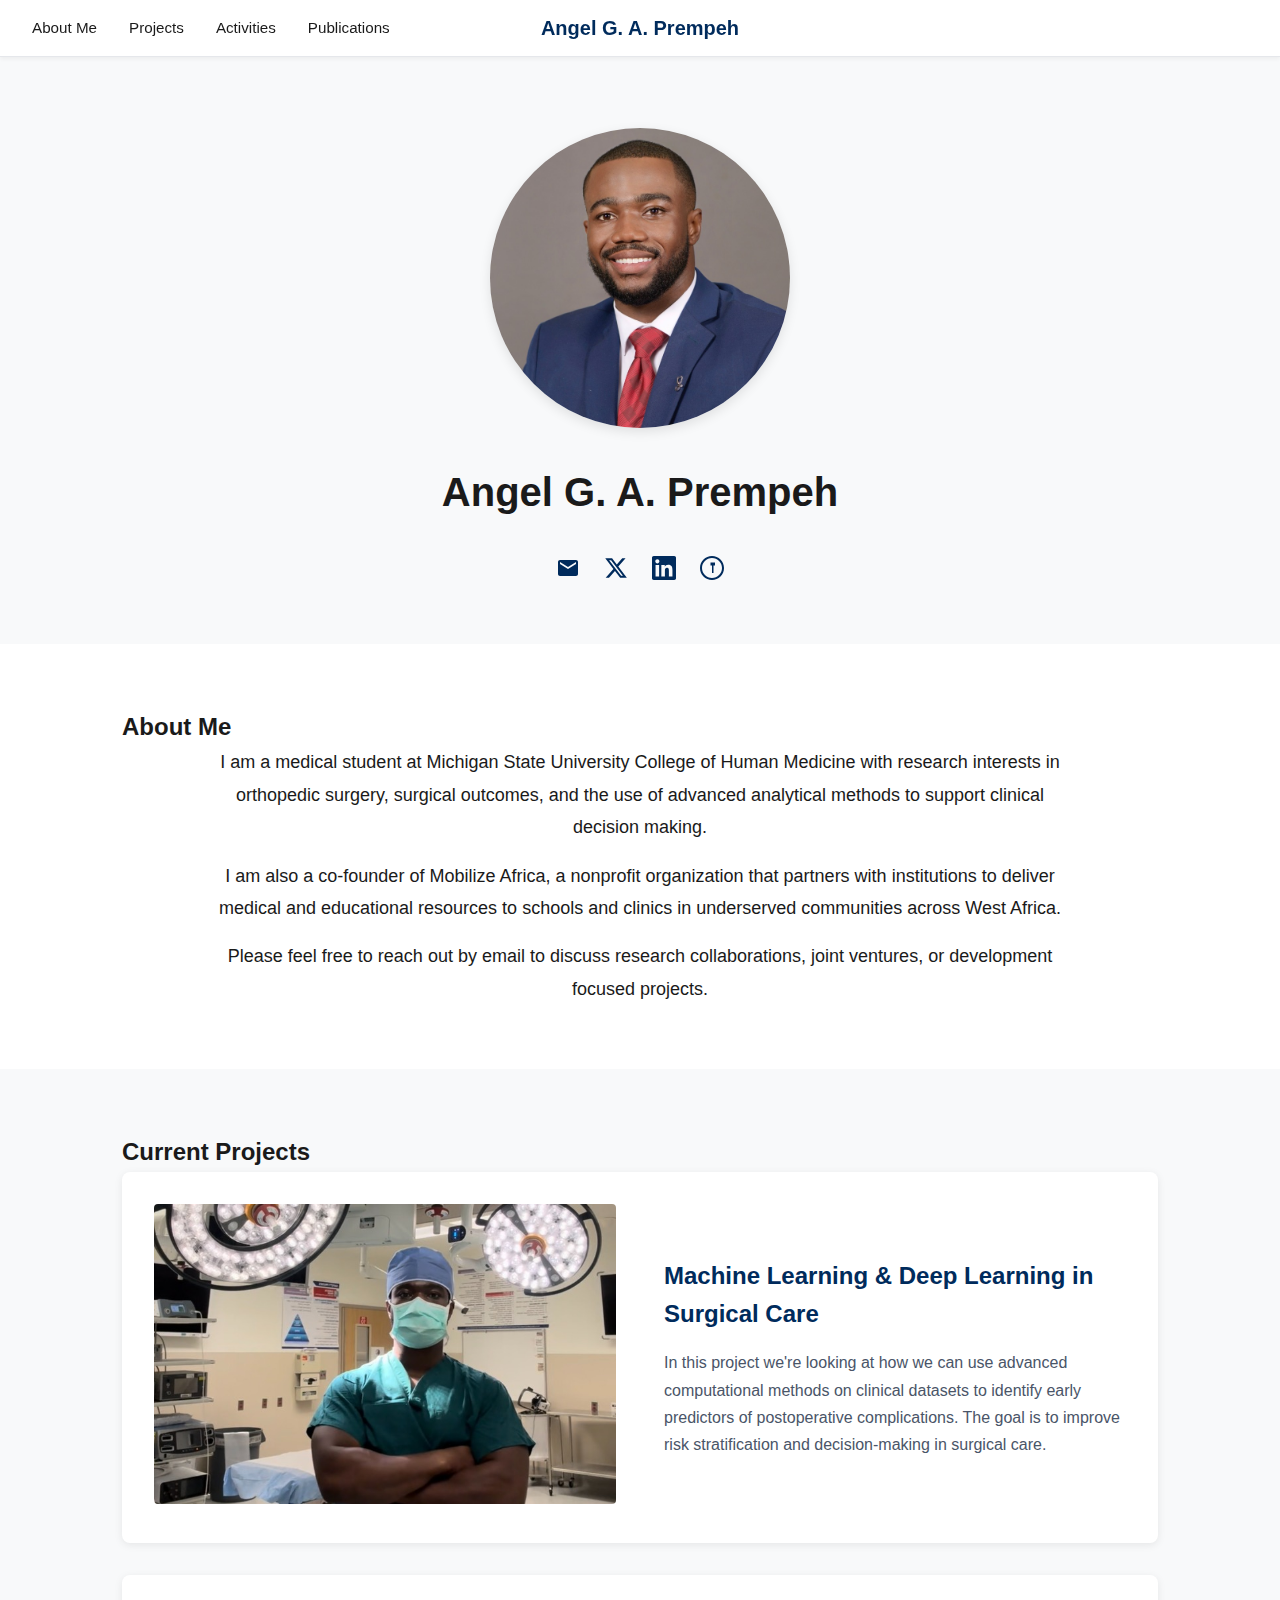
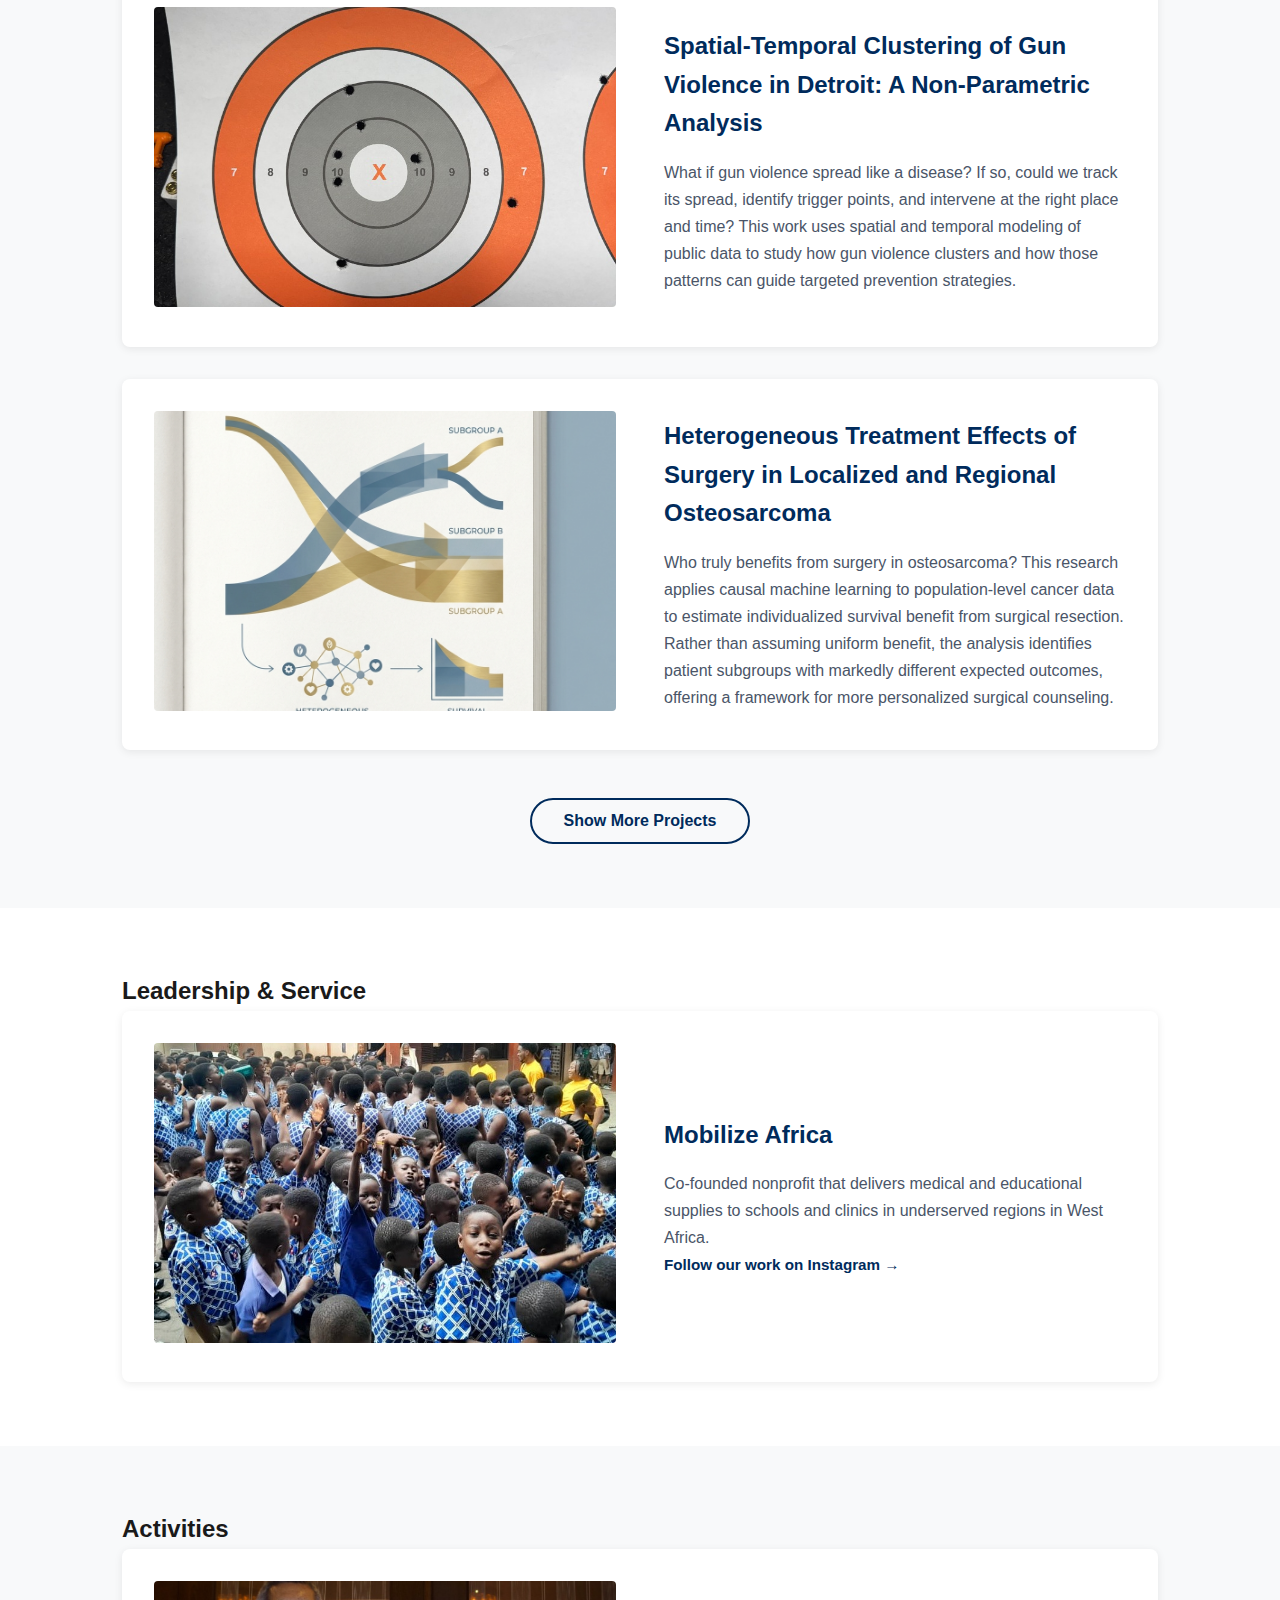
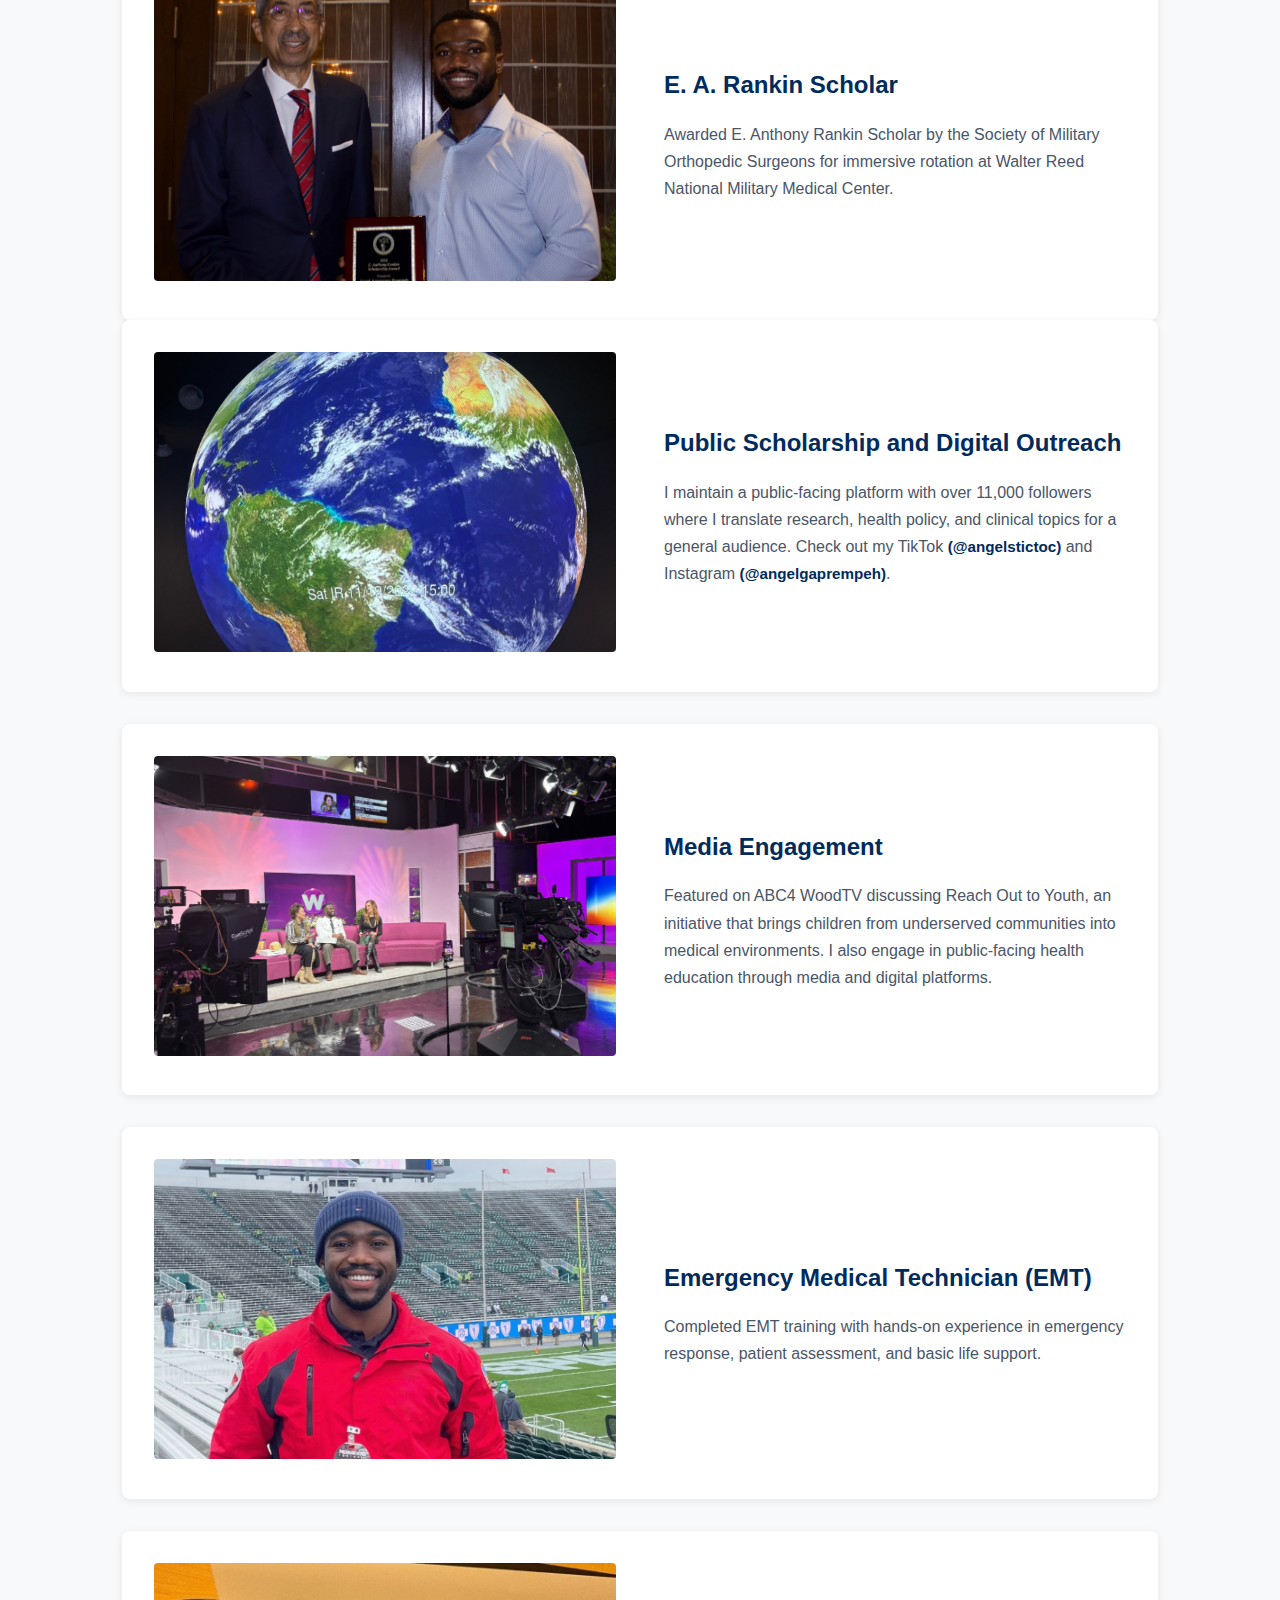
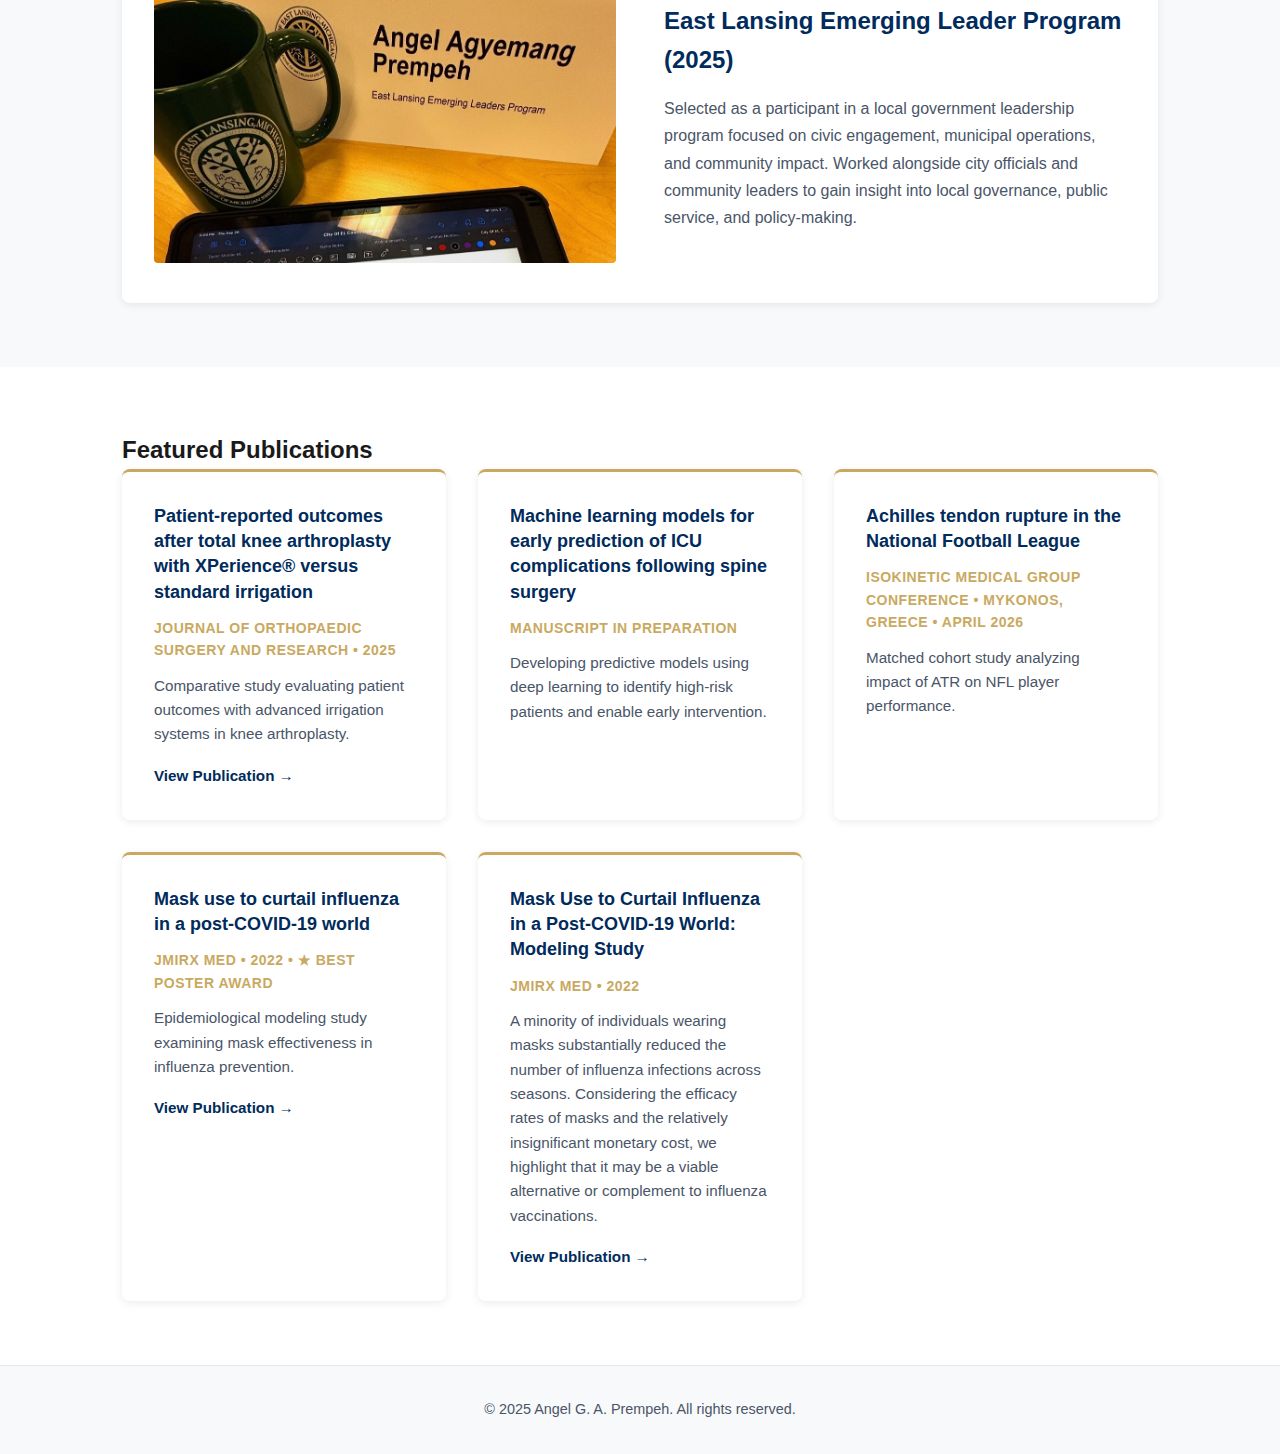
<file: index.html>
<!DOCTYPE html>
<html lang="en">

<head>
  <meta charset="UTF-8">
  <meta name="viewport" content="width=device-width, initial-scale=1.0">
  <meta name="google-site-verification" content="3-p-qra4rXSnm4hTyMeS-ij-ssltK2DSrIzHMSJCK3s" />
  <meta name="description"
    content="Angel G. A. Prempeh - Medical Student at Michigan State University College of Human Medicine. Researcher focused on orthopedic outcomes, machine learning in surgical care, and healthcare disparities. Co-founder of Mobilize Africa.">
  <meta name="keywords"
    content="Angel G. A. Prempeh, Angel Gabriel Agyemang Prempeh, Angel Agyemang Prempeh, Angel Prempeh, medical student, Michigan State University, orthopedic research, machine learning, surgical outcomes, Mobilize Africa, healthcare disparities">
  <meta name="author" content="Angel G. A. Prempeh">
  <link rel="canonical" href="https://angelprempeh.com/">
  <title>Angel G. A. Prempeh | Medical Student & Researcher</title>

  <!-- Open Graph / Facebook -->
  <meta property="og:type" content="website">
  <meta property="og:url" content="https://angelprempeh.com/">
  <meta property="og:title" content="Angel G. A. Prempeh | Medical Student & Researcher">
  <meta property="og:description"
    content="Medical Student at Michigan State University focusing on orthopedic research, machine learning in surgical care, and healthcare equity. Co-founder of Mobilize Africa.">
  <meta property="og:image" content="https://angelprempeh.com/images/professional-headshot.jpg">

  <!-- Twitter -->
  <meta property="twitter:card" content="summary_large_image">
  <meta property="twitter:url" content="https://angelprempeh.com/">
  <meta property="twitter:title" content="Angel G. A. Prempeh | Medical Student & Researcher">
  <meta property="twitter:description"
    content="Medical Student at Michigan State University focusing on orthopedic research, machine learning in surgical care, and healthcare equity.">
  <meta property="twitter:image" content="https://angelprempeh.com/images/professional-headshot.jpg">
  <meta property="twitter:site" content="@angelstweetss">
  <meta property="twitter:creator" content="@angelstweetss">

  <!-- Schema.org Structured Data -->
  <script type="application/ld+json">
  {
    "@context": "https://schema.org",
    "@type": "Person",
    "name": "Angel G. A. Prempeh",
    "url": "https://angelprempeh.com",
    "image": "https://angelprempeh.com/images/professional-headshot.jpg",
    "jobTitle": "Medical Student",
    "worksFor": {
      "@type": "Organization",
      "name": "Michigan State University College of Human Medicine"
    },
    "alumniOf": "Michigan State University",
    "email": "prempehresearch@gmail.com",
    "sameAs": [
      "https://twitter.com/angelstweetss",
      "https://www.linkedin.com/in/angel-g-a-prempeh-376505182/",
      "https://www.researchgate.net/profile/Angel-Prempeh"
    ],
    "description": "Medical student and researcher focused on orthopedic outcomes, machine learning in surgical care, and healthcare disparities. Co-founder of Mobilize Africa.",
    "award": "E. Anthony Rankin Scholar - Society of Military Orthopedic Surgeons"
  }
  </script>

  <!-- GoatCounter Analytics -->
  <script data-goatcounter="https://angelprempeh.goatcounter.com/count" async src="//gc.zgo.at/count.js"></script>



  <!-- Styles -->
  <link rel="stylesheet" href="styles/abra-style.css">
</head>

<body>
  <!-- Header -->
  <header id="header">
    <button class="menu-toggle" aria-label="Toggle menu">
      <span></span>
      <span></span>
      <span></span>
    </button>
    <h1 class="site-title">Angel G. A. Prempeh</h1>
    <nav class="main-nav">
      <a href="#about">About Me</a>
      <a href="#projects">Projects</a>
      <a href="#activities">Activities</a>
      <a href="#publications">Publications</a>
    </nav>
  </header>

  <!-- Hero Section -->
  <section class="hero">
    <div class="container">
      <div class="hero-photo">
        <img src="images/professional-headshot.jpg" alt="Angel G. A. Prempeh">
      </div>
      <h1 class="hero-name">Angel G. A. Prempeh</h1>

      <div class="social-links">
        <a href="mailto:prempehresearch@gmail.com" aria-label="Email" title="Email">
          <svg width="24" height="24" fill="currentColor" viewBox="0 0 24 24">
            <path
              d="M20 4H4c-1.1 0-2 .9-2 2v12c0 1.1.9 2 2 2h16c1.1 0 2-.9 2-2V6c0-1.1-.9-2-2-2zm0 4l-8 5-8-5V6l8 5 8-5v2z" />
          </svg>
        </a>
        <a href="https://twitter.com/angelstweetss" target="_blank" rel="noopener noreferrer" aria-label="Twitter"
          title="Twitter">
          <svg width="24" height="24" fill="currentColor" viewBox="0 0 24 24">
            <path
              d="M18.244 2.25h3.308l-7.227 8.26 8.502 11.24H16.17l-5.214-6.817L4.99 21.75H1.68l7.73-8.835L1.254 2.25H8.08l4.713 6.231zm-1.161 17.52h1.833L7.084 4.126H5.117z" />
          </svg>
        </a>
        <a href="https://www.linkedin.com/in/angel-g-a-prempeh-376505182/" target="_blank" rel="noopener noreferrer"
          aria-label="LinkedIn" title="LinkedIn">
          <svg width="24" height="24" fill="currentColor" viewBox="0 0 24 24">
            <path
              d="M20.447 20.452h-3.554v-5.569c0-1.328-.027-3.037-1.852-3.037-1.853 0-2.136 1.445-2.136 2.939v5.667H9.351V9h3.414v1.561h.046c.477-.9 1.637-1.85 3.37-1.85 3.601 0 4.267 2.37 4.267 5.455v6.286zM5.337 7.433c-1.144 0-2.063-.926-2.063-2.065 0-1.138.92-2.063 2.063-2.063 1.14 0 2.064.925 2.064 2.063 0 1.139-.925 2.065-2.064 2.065zm1.782 13.019H3.555V9h3.564v11.452zM22.225 0H1.771C.792 0 0 .774 0 1.729v20.542C0 23.227.792 24 1.771 24h20.451C23.2 24 24 23.227 24 22.271V1.729C24 .774 23.2 0 22.222 0h.003z" />
          </svg>
        </a>
        <a href="https://www.researchgate.net/profile/Angel-Prempeh" target="_blank" rel="noopener noreferrer"
          aria-label="ResearchGate" title="ResearchGate">
          <svg width="24" height="24" fill="currentColor" viewBox="0 0 24 24">
            <path
              d="M12 0C5.372 0 0 5.372 0 12s5.372 12 12 12 12-5.372 12-12S18.628 0 12 0zm0 2c5.523 0 10 4.477 10 10s-4.477 10-10 10S2 17.523 2 12 6.477 2 12 2zm1.5 4.5h-3v3h1.5v7.5h1.5V9.5h1.5v-3z" />
          </svg>
        </a>
      </div>
    </div>
  </section>

  <!-- About Me -->
  <section id="about" class="about">
    <div class="container">
      <h2>About Me</h2>
      <p>I am a medical student at Michigan State University College of Human Medicine with
        research interests in orthopedic surgery, surgical outcomes, and the use of advanced analytical methods to
        support clinical decision making.</p>
      <p style="margin-top: 1rem;">I am also a co-founder of Mobilize Africa, a nonprofit organization that partners
        with institutions to deliver medical and educational resources to schools and clinics in underserved communities
        across West Africa.</p>
      <p style="margin-top: 1rem;">Please feel free to reach out by email to discuss research collaborations, joint
        ventures, or development focused projects.</p>
    </div>
  </section>

  <!-- Current Projects -->
  <section id="projects" class="projects">
    <div class="container">
      <h2>Current Projects</h2>

      <!-- Project 1 -->
      <div class="project-card">
        <div class="project-image">
          <img src="images/operating-room.jpg" alt="Machine Learning in Surgical Care">
        </div>
        <div class="project-content">
          <h4>Machine Learning & Deep Learning in Surgical Care</h4>
          <p>In this project we're looking at how we can use advanced computational methods on clinical datasets to
            identify early predictors of postoperative complications. The goal is to improve risk stratification and
            decision-making in surgical care.</p>
        </div>
      </div>

      <!-- Project 2 -->
      <div class="project-card" style="margin-top: 2rem;">
        <div class="project-image">
          <img src="images/gun-violence-target-real.jpg" alt="Gun Violence Clustering">
        </div>
        <div class="project-content">
          <h4>Spatial-Temporal Clustering of Gun Violence in Detroit: A Non-Parametric Analysis</h4>
          <p>What if gun violence spread like a disease? If so, could we track its spread, identify trigger points, and
            intervene at the right place and time? This work uses spatial and temporal modeling of public data to study
            how gun violence clusters and how those patterns can guide targeted prevention strategies.</p>
        </div>
      </div>

      <!-- Project 3 -->
      <div class="project-card" style="margin-top: 2rem;">
        <div class="project-image">
          <img src="images/osteosarcoma-data.png" alt="Osteosarcoma Research">
        </div>
        <div class="project-content">
          <h4>Heterogeneous Treatment Effects of Surgery in Localized and Regional Osteosarcoma</h4>
          <p>Who truly benefits from surgery in osteosarcoma? This research applies causal machine learning to
            population-level cancer data to estimate individualized survival benefit from surgical resection. Rather
            than assuming uniform benefit, the analysis identifies patient subgroups with markedly different expected
            outcomes, offering a framework for more personalized surgical counseling.</p>
        </div>
      </div>

      <!-- Show More -->
      <div class="show-more-container">
        <button id="showMoreProjectsBtn" class="show-more-btn">Show More Projects</button>
      </div>

      <div id="extraProjectsList" class="extra-projects-list hidden">
        <h4>Other Ongoing Projects</h4>
        <ol>
          <li>Opioid Escalation in the ICU and Ninety Day Readmission After Major Surgery: A Retrospective Cohort Study
            Using the MIMIC IV Database</li>
          <li>Comparative Epidemiological Analysis of Orthopedic Hospitalization Patterns: Michigan as a Case Study of
            Health System Variation</li>
          <li>Smartphone Use and Adolescent Spine Health: A Systematic Review</li>
          <li>Blood Flow Restriction Training as Prehabilitation Before Total Knee Arthroplasty: A Systematic Review and
            Meta Analysis of Randomized Controlled Trials</li>
          <li>Association Between Patient Perception and Scrub Attire Type in Clinical Settings</li>
          <li>Impact of Achilles Tendon Ruptures on Performance in National Football League Players: A Matched Cohort
            Study</li>
          <li>Revision Anterior Cruciate Ligament Reconstruction in the Adolescent Population: A Systematic Review and
            Meta Analysis</li>
          <li>A Comprehensive Evaluation of Carpal Tunnel Syndrome Content on TikTok Using a Novel Web Scraping Method
          </li>
          <li>Cartilage Restoration for Focal Knee Defects Using Off the Shelf Implants: KOOS Outcomes in a Systematic
            Review and Narrative Synthesis</li>
        </ol>
      </div>
    </div>
  </section>

  <!-- Leadership & Service -->
  <section id="leadership" class="projects">
    <div class="container">
      <h2>Leadership & Service</h2>
      <div class="project-card">
        <div class="project-image">
          <img src="images/mobilize-africa-students.jpg" alt="Mobilize Africa">
        </div>
        <div class="project-content">
          <h4>Mobilize Africa</h4>
          <p>Co-founded nonprofit that delivers medical and educational supplies to schools and clinics in underserved
            regions in West Africa.</p>
          <a href="https://www.instagram.com/mobilize.africa/" target="_blank" class="pub-link">Follow our work on
            Instagram →</a>
        </div>
      </div>
    </div>
  </section>

  <!-- Activities -->
  <section id="activities" class="projects">
    <div class="container">
      <h2>Activities</h2>

      <div class="project-card">
        <div class="project-image">
          <img src="images/award-ceremony.jpg" alt="E. A. Rankin Scholar Award">
        </div>
        <div class="project-content">
          <h4>E. A. Rankin Scholar</h4>
          <p>Awarded E. Anthony Rankin Scholar by the Society of Military Orthopedic Surgeons for immersive rotation
            at
            Walter Reed National Military Medical Center.</p>
        </div>
      </div>

      <div class="project-card">
        <div class="project-image">
          <img src="images/public-scholarship-earth.jpg" alt="Public Scholarship and Digital Outreach">
        </div>
        <div class="project-content">
          <h4>Public Scholarship and Digital Outreach</h4>
          <p>I maintain a public-facing platform with over 11,000 followers where I translate research, health policy,
            and
            clinical topics for a general audience. Check out my TikTok <a href="https://www.tiktok.com/@angelstictoc"
              target="_blank" class="pub-link" style="display:inline;">(@angelstictoc)</a> and Instagram <a
              href="https://www.instagram.com/angelgaprempeh/" target="_blank" class="pub-link"
              style="display:inline;">(@angelgaprempeh)</a>.</p>
        </div>
      </div>

      <div class="project-card" style="margin-top: 2rem;">
        <div class="project-image">
          <img src="images/tv-studio.jpg" alt="Media Engagement">
        </div>
        <div class="project-content">
          <h4>Media Engagement</h4>
          <p>Featured on ABC4 WoodTV discussing Reach Out to Youth, an initiative that brings children from
            underserved
            communities into medical environments. I also engage in public-facing health education through media and
            digital platforms.</p>
        </div>
      </div>

      <div class="project-card" style="margin-top: 2rem;">
        <div class="project-image">
          <img src="images/emt-red-jacket.jpg" alt="Emergency Medical Technician">
        </div>
        <div class="project-content">
          <h4>Emergency Medical Technician (EMT)</h4>
          <p>Completed EMT training with hands-on experience in emergency response, patient assessment, and basic life
            support.</p>
        </div>
      </div>

      <div class="project-card" style="margin-top: 2rem;">
        <div class="project-image">
          <img src="images/east-lansing-leader.jpg" alt="East Lansing Emerging Leader Program">
        </div>
        <div class="project-content">
          <h4>East Lansing Emerging Leader Program (2025)</h4>
          <p>Selected as a participant in a local government leadership program focused on civic engagement, municipal
            operations, and community impact. Worked alongside city officials and community leaders to gain insight
            into
            local governance, public service, and policy-making.</p>
        </div>
      </div>
    </div>
  </section>

  <!-- Featured Publications -->
  <section id="publications" class="publications">
    <div class="container">
      <h2>Featured Publications</h2>
      <div class="publications-grid">

        <div class="publication-card">
          <h4>Patient-reported outcomes after total knee arthroplasty with XPerience® versus standard irrigation</h4>
          <p class="journal">Journal of Orthopaedic Surgery and Research • 2025</p>
          <p class="description">Comparative study evaluating patient outcomes with advanced irrigation systems in knee
            arthroplasty.</p>
          <a href="https://doi.org/10.1186/s13018-025-06483-8" target="_blank" class="pub-link">View Publication →</a>
        </div>

        <div class="publication-card">
          <h4>Machine learning models for early prediction of ICU complications following spine surgery</h4>
          <p class="journal">Manuscript in Preparation</p>
          <p class="description">Developing predictive models using deep learning to identify high-risk patients and
            enable early intervention.</p>
        </div>

        <div class="publication-card">
          <h4>Achilles tendon rupture in the National Football League</h4>
          <p class="journal">Isokinetic Medical Group Conference • Mykonos, Greece • April 2026</p>
          <p class="description">Matched cohort study analyzing impact of ATR on NFL player performance.</p>
        </div>

        <div class="publication-card">
          <h4>Mask use to curtail influenza in a post-COVID-19 world</h4>
          <p class="journal">JMIRx Med • 2022 • ★ Best Poster Award</p>
          <p class="description">Epidemiological modeling study examining mask effectiveness in influenza prevention.
          </p>
          <a href="https://doi.org/10.2196/31955" target="_blank" class="pub-link">View Publication →</a>
        </div>

        <div class="publication-card">
          <h4>Mask Use to Curtail Influenza in a Post-COVID-19 World: Modeling Study</h4>
          <p class="journal">JMIRx Med • 2022</p>
          <p class="description">A minority of individuals wearing masks substantially reduced the number of influenza
            infections across seasons. Considering the efficacy rates of masks and the relatively insignificant monetary
            cost, we highlight that it may be a viable alternative or complement to influenza vaccinations.</p>
          <a href="https://pubmed.ncbi.nlm.nih.gov/35666696/" target="_blank" class="pub-link">View Publication →</a>
        </div>

      </div>
    </div>
  </section>

  <!-- Footer -->
  <footer>
    <div class="container">
      <p>&copy; 2025 Angel G. A. Prempeh. All rights reserved.</p>
    </div>
  </footer>

  <!-- Scripts -->
  <script>
    // Mobile menu toggle
    const menuToggle = document.querySelector('.menu-toggle');
    const mainNav = document.querySelector('.main-nav');

    menuToggle.addEventListener('click', () => {
      mainNav.classList.toggle('active');
      menuToggle.classList.toggle('active');
    });

    // Smooth scrolling
    document.querySelectorAll('a[href^="#"]').forEach(anchor => {
      anchor.addEventListener('click', function (e) {
        e.preventDefault();
        const target = document.querySelector(this.getAttribute('href'));
        if (target) {
          target.scrollIntoView({ behavior: 'smooth', block: 'start' });
          mainNav.classList.remove('active');
          menuToggle.classList.remove('active');
        }
      });
    });

    // Show More Projects Toggle
    const showMoreBtn = document.getElementById('showMoreProjectsBtn');
    const extraProjectsList = document.getElementById('extraProjectsList');

    if (showMoreBtn) {
      showMoreBtn.addEventListener('click', () => {
        extraProjectsList.classList.toggle('hidden');
        if (extraProjectsList.classList.contains('hidden')) {
          showMoreBtn.textContent = 'Show More Projects';
        } else {
          showMoreBtn.textContent = 'Show Less';
        }
      });
    }
  </script>
</body>

</html>
</file>
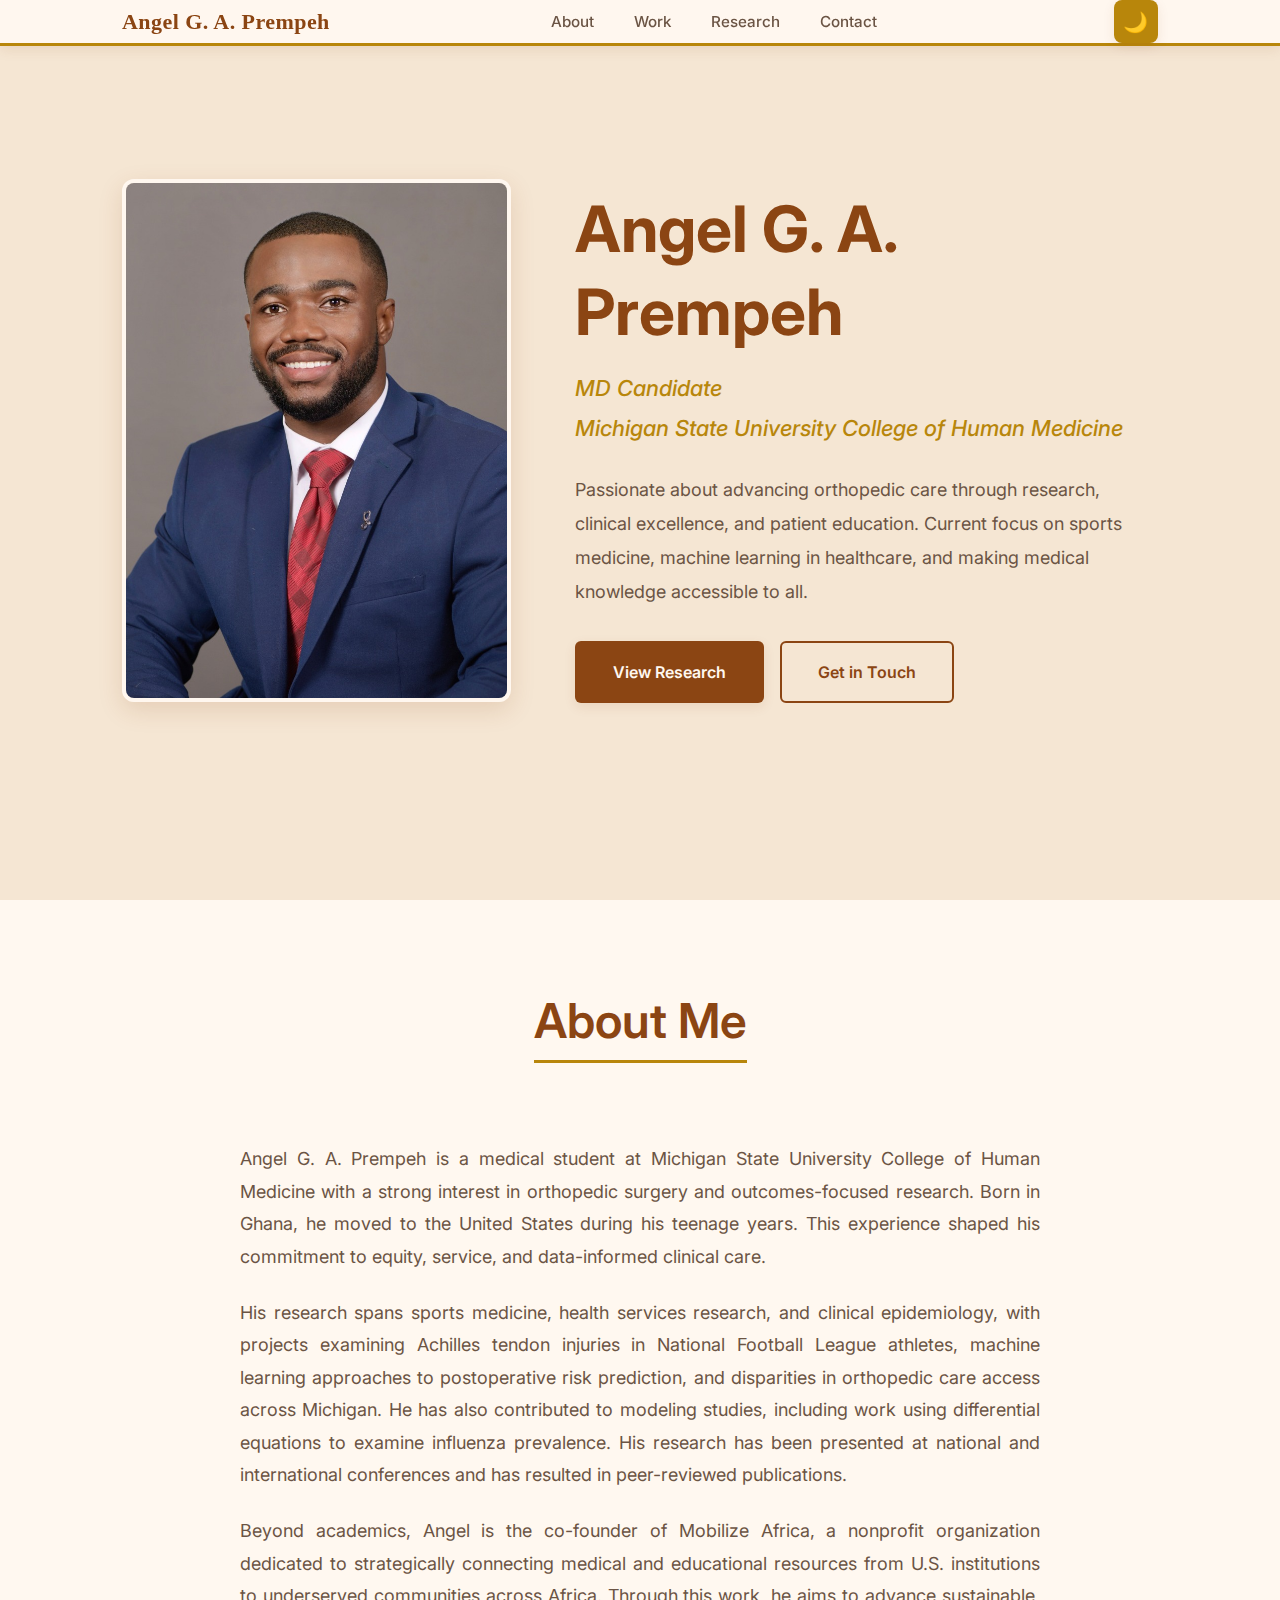
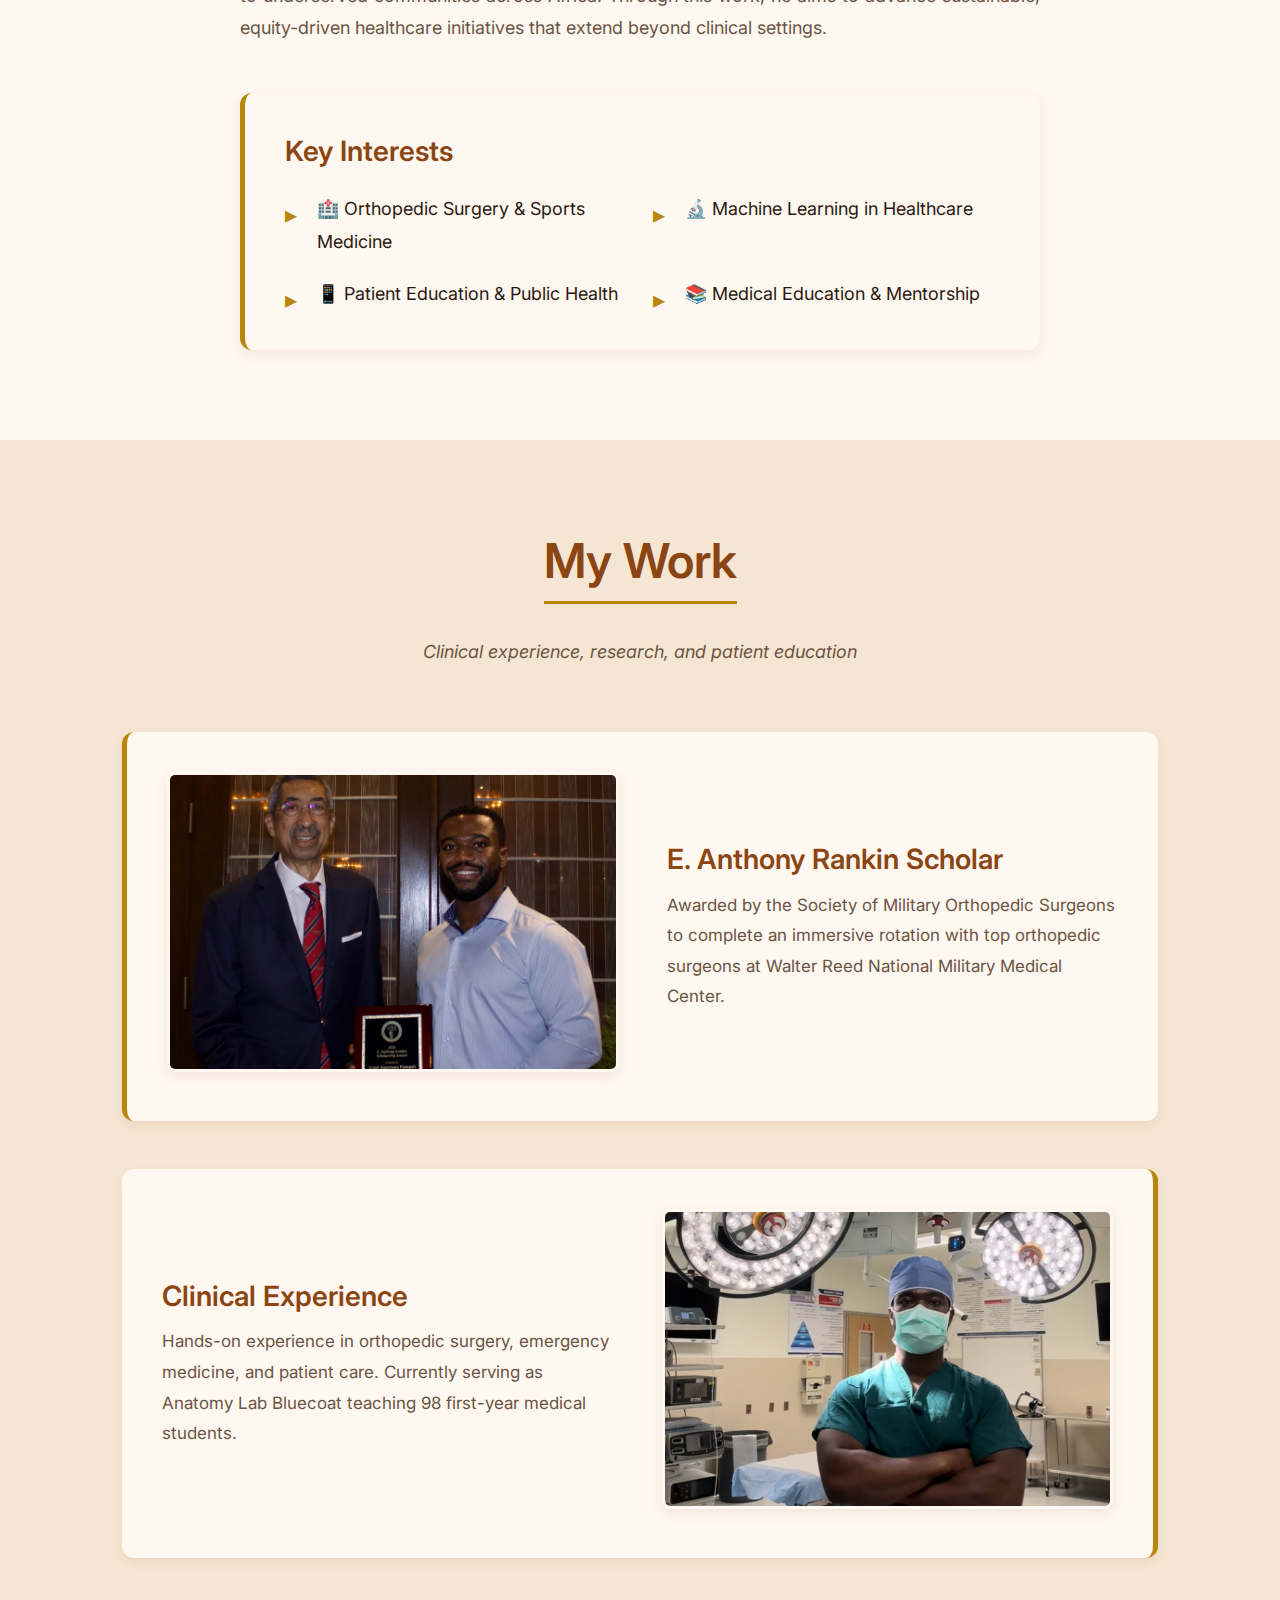
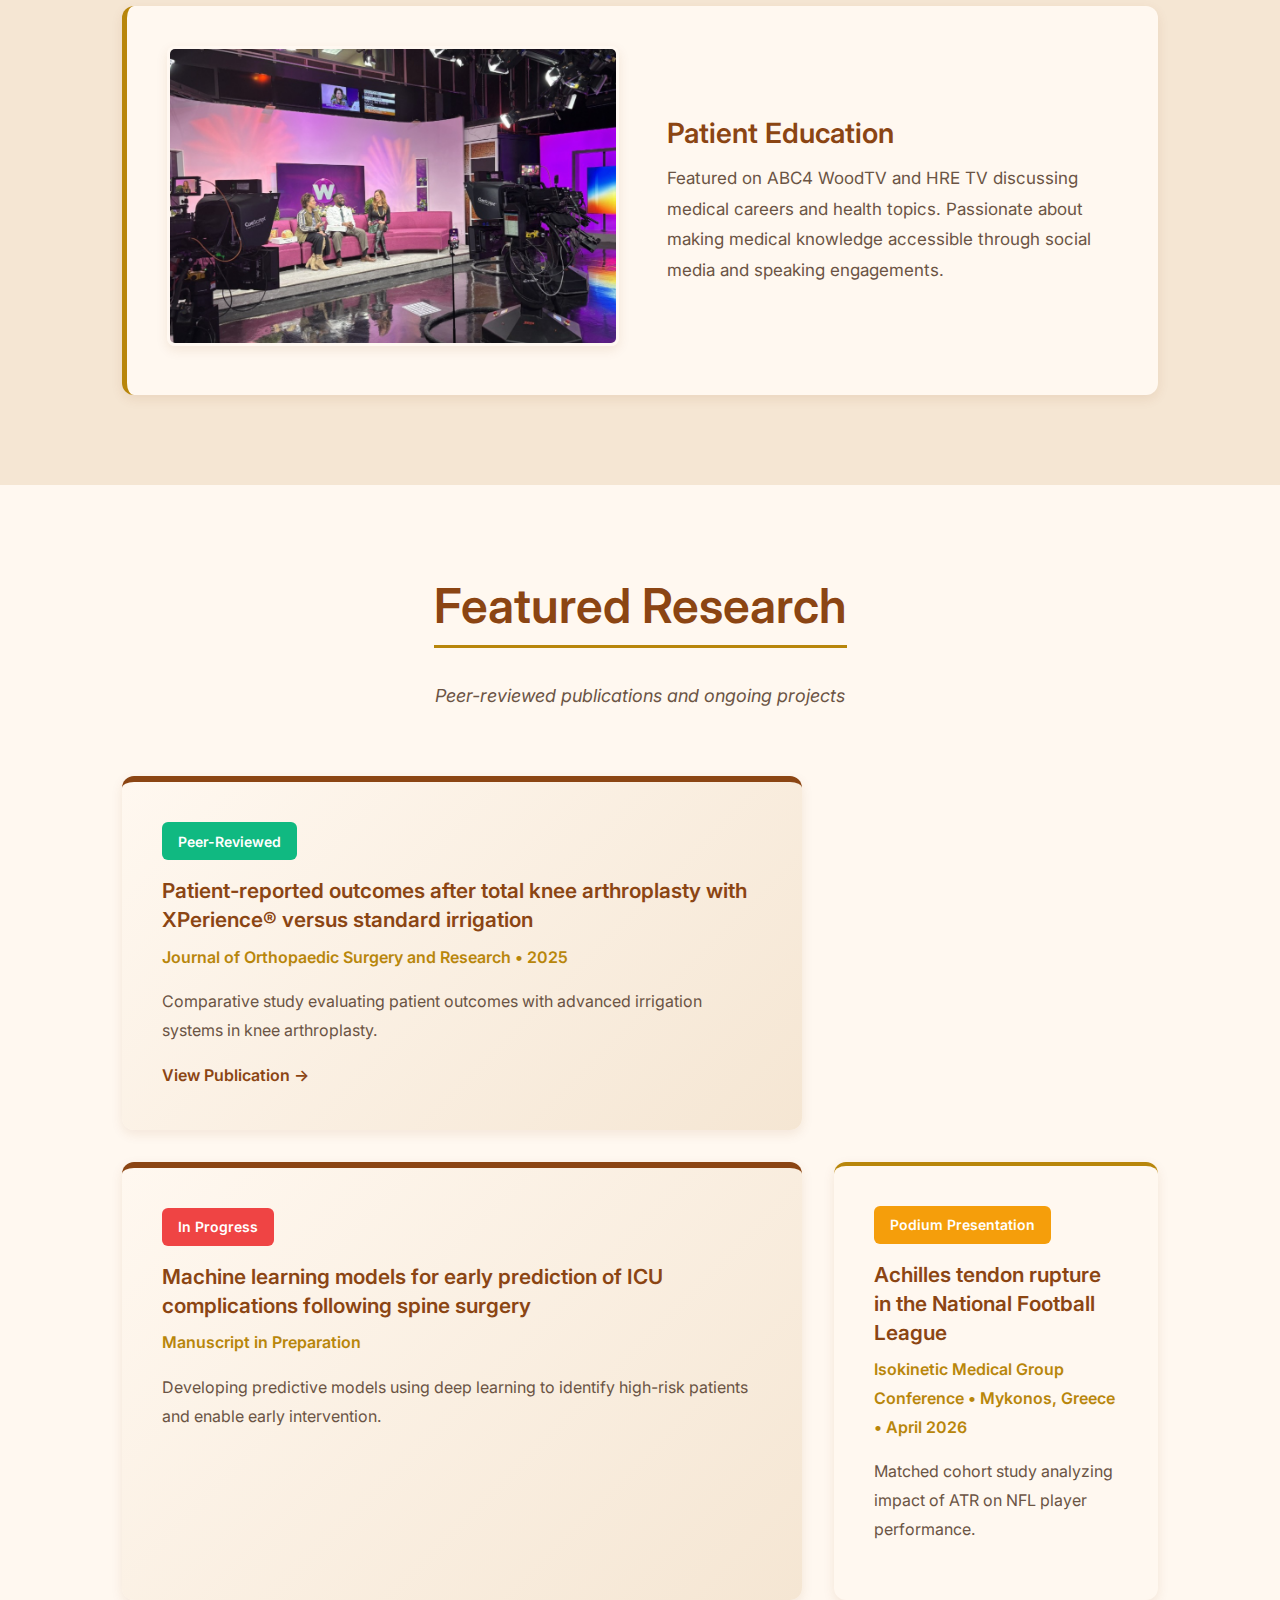
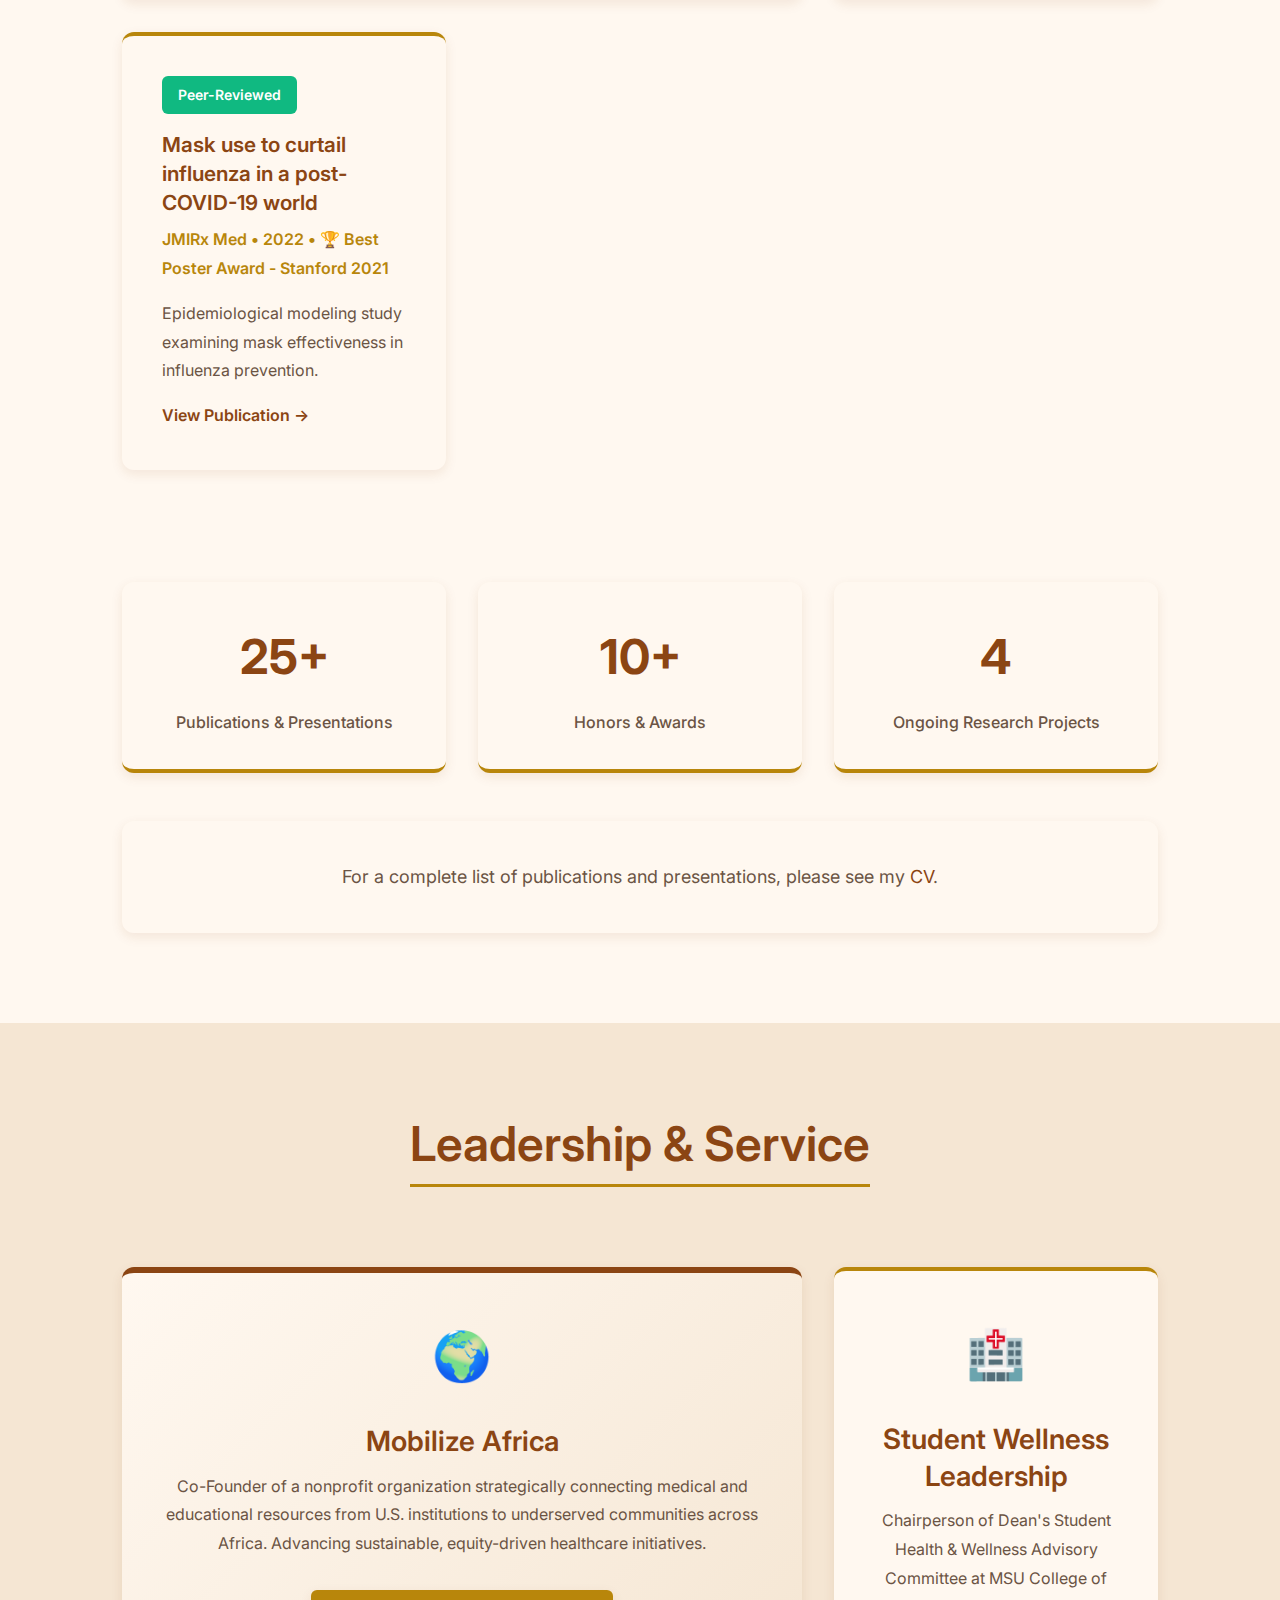
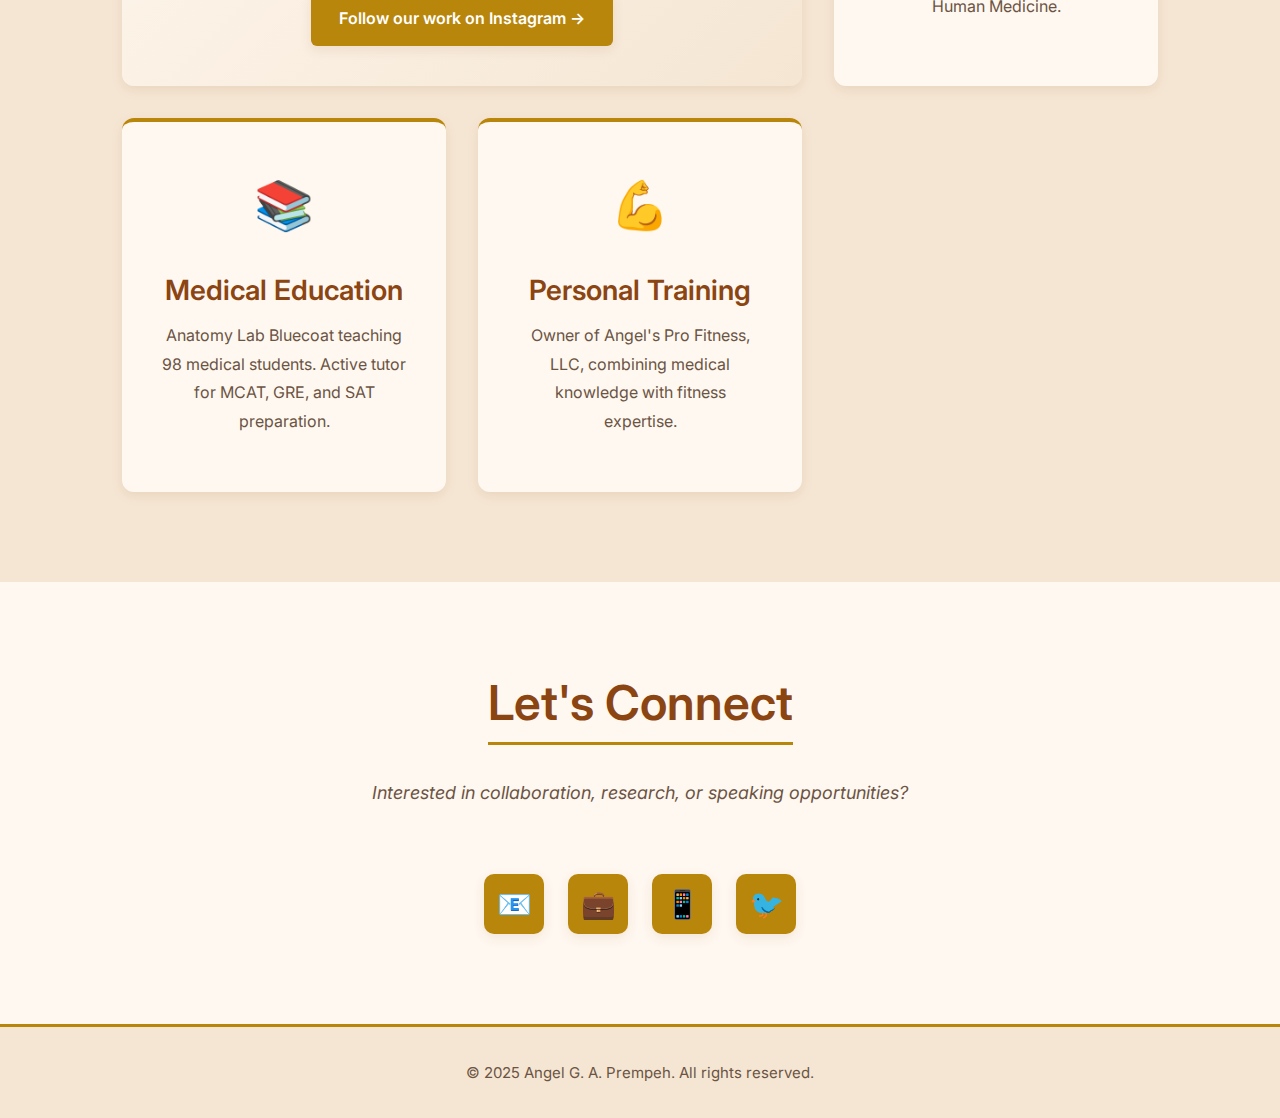
<file: preview-academic.html>
<!DOCTYPE html>
<html lang="en">

<head>
  <meta charset="UTF-8">
  <meta name="viewport" content="width=device-width, initial-scale=1.0">
  <meta name="description"
    content="Angel G. A. Prempeh - Medical Student at Michigan State University, Orthopedic Surgery Researcher, and Patient Education Advocate">
  <meta name="keywords" content="Angel Prempeh, Medical Student, Orthopedic Surgery, Research, Patient Education">
  <meta name="author" content="Angel G. A. Prempeh">

  <!-- Open Graph -->
  <meta property="og:title" content="Angel G. A. Prempeh - Medical Student & Researcher">
  <meta property="og:description" content="Passionate about orthopedic surgery, research, and patient education">
  <meta property="og:type" content="website">

  <title>Angel G. A. Prempeh</title>

  <!-- Styles -->
  <link rel="stylesheet" href="styles/theme-academic.css">

  <!-- Google Fonts -->
  <link rel="preconnect" href="https://fonts.googleapis.com">
  <link rel="preconnect" href="https://fonts.gstatic.com" crossorigin>
  <link href="https://fonts.googleapis.com/css2?family=Inter:wght@300;400;500;600;700&display=swap" rel="stylesheet">
</head>

<body>
  <!-- HEADER -->
  <header>
    <nav class="container">
      <a href="#home" class="logo">Angel G. A. Prempeh</a>

      <ul class="nav-links">
        <li><a href="#about">About</a></li>
        <li><a href="#work">Work</a></li>
        <li><a href="#research">Research</a></li>
        <li><a href="#contact">Contact</a></li>
      </ul>

      <button class="theme-toggle" aria-label="Toggle theme">🌙</button>
      <button class="mobile-menu-btn" aria-label="Toggle menu">
        <span></span>
        <span></span>
        <span></span>
      </button>
    </nav>
  </header>

  <!-- HERO SECTION -->
  <section id="home" class="hero">
    <div class="container hero-container">
      <div class="hero-image">
        <img src="images/professional-headshot.jpg" alt="Angel G. A. Prempeh" />
      </div>
      <div class="hero-content">
        <h1>Angel G. A. Prempeh</h1>
        <p class="subtitle">MD Candidate<br>Michigan State University College of Human Medicine</p>
        <p class="bio">
          Passionate about advancing orthopedic care through research, clinical excellence, and patient education.
          Current focus on sports medicine, machine learning in healthcare, and making medical knowledge accessible to
          all.
        </p>
        <div class="hero-links">
          <a href="#research" class="btn btn-primary">View Research</a>
          <a href="#contact" class="btn btn-secondary">Get in Touch</a>
        </div>
      </div>
    </div>
  </section>

  <!-- ABOUT SECTION -->
  <section id="about">
    <div class="container">
      <div class="section-header">
        <h2>About Me</h2>
      </div>

      <div class="about-content">
        <p>
          Angel G. A. Prempeh is a medical student at Michigan State University College of Human Medicine with a strong
          interest in orthopedic surgery and outcomes-focused research. Born in Ghana, he moved to the United States
          during his teenage years. This experience shaped his commitment to equity, service, and data-informed clinical
          care.
        </p>
        <p>
          His research spans sports medicine, health services research, and clinical epidemiology, with projects
          examining Achilles tendon injuries in National Football League athletes, machine learning approaches to
          postoperative risk prediction, and disparities in orthopedic care access across Michigan. He has also
          contributed to modeling studies, including work using differential equations to examine influenza prevalence.
          His research has been presented at national and international conferences and has resulted in peer-reviewed
          publications.
        </p>
        <p>
          Beyond academics, Angel is the co-founder of Mobilize Africa, a nonprofit organization dedicated to
          strategically connecting medical and educational resources from U.S. institutions to underserved communities
          across Africa. Through this work, he aims to advance sustainable, equity-driven healthcare initiatives that
          extend beyond clinical settings.
        </p>

        <div class="interests">
          <h3>Key Interests</h3>
          <ul>
            <li>🏥 Orthopedic Surgery & Sports Medicine</li>
            <li>🔬 Machine Learning in Healthcare</li>
            <li>📱 Patient Education & Public Health</li>
            <li>📚 Medical Education & Mentorship</li>
          </ul>
        </div>
      </div>
    </div>
  </section>

  <!-- VISUAL HIGHLIGHTS SECTION -->
  <section id="work" class="highlights">
    <div class="container">
      <div class="section-header">
        <h2>My Work</h2>
        <p class="subtitle">Clinical experience, research, and patient education</p>
      </div>

      <div class="highlights-grid">
        <div class="highlight-card">
          <div class="highlight-image">
            <img src="images/award-ceremony.jpg" alt="E. Anthony Rankin Scholar Award Ceremony" />
          </div>
          <div class="highlight-content">
            <h3>E. Anthony Rankin Scholar</h3>
            <p>Awarded by the Society of Military Orthopedic Surgeons to complete an immersive rotation with top
              orthopedic surgeons at Walter Reed National Military Medical Center.</p>
          </div>
        </div>

        <div class="highlight-card">
          <div class="highlight-image">
            <img src="images/operating-room.jpg" alt="Operating Room Experience" />
          </div>
          <div class="highlight-content">
            <h3>Clinical Experience</h3>
            <p>Hands-on experience in orthopedic surgery, emergency medicine, and patient care. Currently serving as
              Anatomy Lab Bluecoat teaching 98 first-year medical students.</p>
          </div>
        </div>

        <div class="highlight-card">
          <div class="highlight-image">
            <img src="images/tv-studio.jpg" alt="TV Studio Patient Education" />
          </div>
          <div class="highlight-content">
            <h3>Patient Education</h3>
            <p>Featured on ABC4 WoodTV and HRE TV discussing medical careers and health topics. Passionate about making
              medical knowledge accessible through social media and speaking engagements.</p>
          </div>
        </div>
      </div>
    </div>
  </section>

  <!-- RESEARCH SECTION -->
  <section id="research">
    <div class="container">
      <div class="section-header">
        <h2>Featured Research</h2>
        <p class="subtitle">Peer-reviewed publications and ongoing projects</p>
      </div>

      <div class="research-grid">
        <!-- Featured Publication 1 -->
        <div class="research-card featured">
          <span class="badge peer-review">Peer-Reviewed</span>
          <h3>Patient-reported outcomes after total knee arthroplasty with XPerience® versus standard irrigation</h3>
          <p class="journal">Journal of Orthopaedic Surgery and Research • 2025</p>
          <p>Comparative study evaluating patient outcomes with advanced irrigation systems in knee arthroplasty.</p>
          <a href="https://doi.org/10.1186/s13018-025-06483-8" target="_blank" class="research-link">View Publication
            →</a>
        </div>

        <!-- Featured Publication 2 -->
        <div class="research-card featured">
          <span class="badge ongoing">In Progress</span>
          <h3>Machine learning models for early prediction of ICU complications following spine surgery</h3>
          <p class="journal">Manuscript in Preparation</p>
          <p>Developing predictive models using deep learning to identify high-risk patients and enable early
            intervention.</p>
        </div>

        <!-- Featured Publication 3 -->
        <div class="research-card">
          <span class="badge podium">Podium Presentation</span>
          <h3>Achilles tendon rupture in the National Football League</h3>
          <p class="journal">Isokinetic Medical Group Conference • Mykonos, Greece • April 2026</p>
          <p>Matched cohort study analyzing impact of ATR on NFL player performance.</p>
        </div>

        <!-- Featured Publication 4 -->
        <div class="research-card">
          <span class="badge peer-review">Peer-Reviewed</span>
          <h3>Mask use to curtail influenza in a post-COVID-19 world</h3>
          <p class="journal">JMIRx Med • 2022 • 🏆 Best Poster Award - Stanford 2021</p>
          <p>Epidemiological modeling study examining mask effectiveness in influenza prevention.</p>
          <a href="https://doi.org/10.2196/31955" target="_blank" class="research-link">View Publication →</a>
        </div>
      </div>

      <div class="research-summary">
        <div class="stat">
          <span class="stat-number">25+</span>
          <span class="stat-label">Publications & Presentations</span>
        </div>
        <div class="stat">
          <span class="stat-number">10+</span>
          <span class="stat-label">Honors & Awards</span>
        </div>
        <div class="stat">
          <span class="stat-number">4</span>
          <span class="stat-label">Ongoing Research Projects</span>
        </div>
      </div>

      <div class="view-all">
        <p>For a complete list of publications and presentations, please see my <a href="#contact">CV</a>.</p>
      </div>
    </div>
  </section>

  <!-- ACTIVITIES SECTION -->
  <section id="activities">
    <div class="container">
      <div class="section-header">
        <h2>Leadership & Service</h2>
      </div>

      <div class="activities-grid">
        <div class="activity-card featured-activity">
          <div class="activity-icon">🌍</div>
          <h3>Mobilize Africa</h3>
          <p>Co-Founder of a nonprofit organization strategically connecting medical and educational resources from U.S.
            institutions to underserved communities across Africa. Advancing sustainable, equity-driven healthcare
            initiatives.</p>
          <a href="https://www.instagram.com/mobilize.africa/" target="_blank" rel="noopener noreferrer"
            class="activity-link">Follow our work on Instagram →</a>
        </div>

        <div class="activity-card">
          <div class="activity-icon">🏥</div>
          <h3>Student Wellness Leadership</h3>
          <p>Chairperson of Dean's Student Health & Wellness Advisory Committee at MSU College of Human Medicine.</p>
        </div>

        <div class="activity-card">
          <div class="activity-icon">📚</div>
          <h3>Medical Education</h3>
          <p>Anatomy Lab Bluecoat teaching 98 medical students. Active tutor for MCAT, GRE, and SAT preparation.</p>
        </div>

        <div class="activity-card">
          <div class="activity-icon">💪</div>
          <h3>Personal Training</h3>
          <p>Owner of Angel's Pro Fitness, LLC, combining medical knowledge with fitness expertise.</p>
        </div>
      </div>
    </div>
  </section>

  <!-- CONTACT SECTION -->
  <section id="contact">
    <div class="container">
      <div class="section-header">
        <h2>Let's Connect</h2>
        <p class="subtitle">Interested in collaboration, research, or speaking opportunities?</p>
      </div>

      <div class="contact-content">
        <div class="social-links">
          <a href="mailto:prempehresearch@gmail.com" class="social-link" aria-label="Email" title="Email">
            📧
          </a>
          <a href="https://www.linkedin.com/in/angel-g-a-prempeh-376505182/" target="_blank" rel="noopener noreferrer"
            class="social-link" aria-label="LinkedIn" title="LinkedIn">
            💼
          </a>
          <a href="https://www.tiktok.com/@angelstictoc" target="_blank" rel="noopener noreferrer" class="social-link"
            aria-label="TikTok" title="TikTok">
            📱
          </a>
          <a href="https://twitter.com/angelstweetss" target="_blank" rel="noopener noreferrer" class="social-link"
            aria-label="Twitter" title="Twitter">
            🐦
          </a>
        </div>
      </div>
    </div>
  </section>

  <!-- FOOTER -->
  <footer>
    <div class="container">
      <p>&copy; 2025 Angel G. A. Prempeh. All rights reserved.</p>
    </div>
  </footer>

  <!-- Scripts -->
  <script src="scripts/main.js"></script>
</body>

</html>
</file>
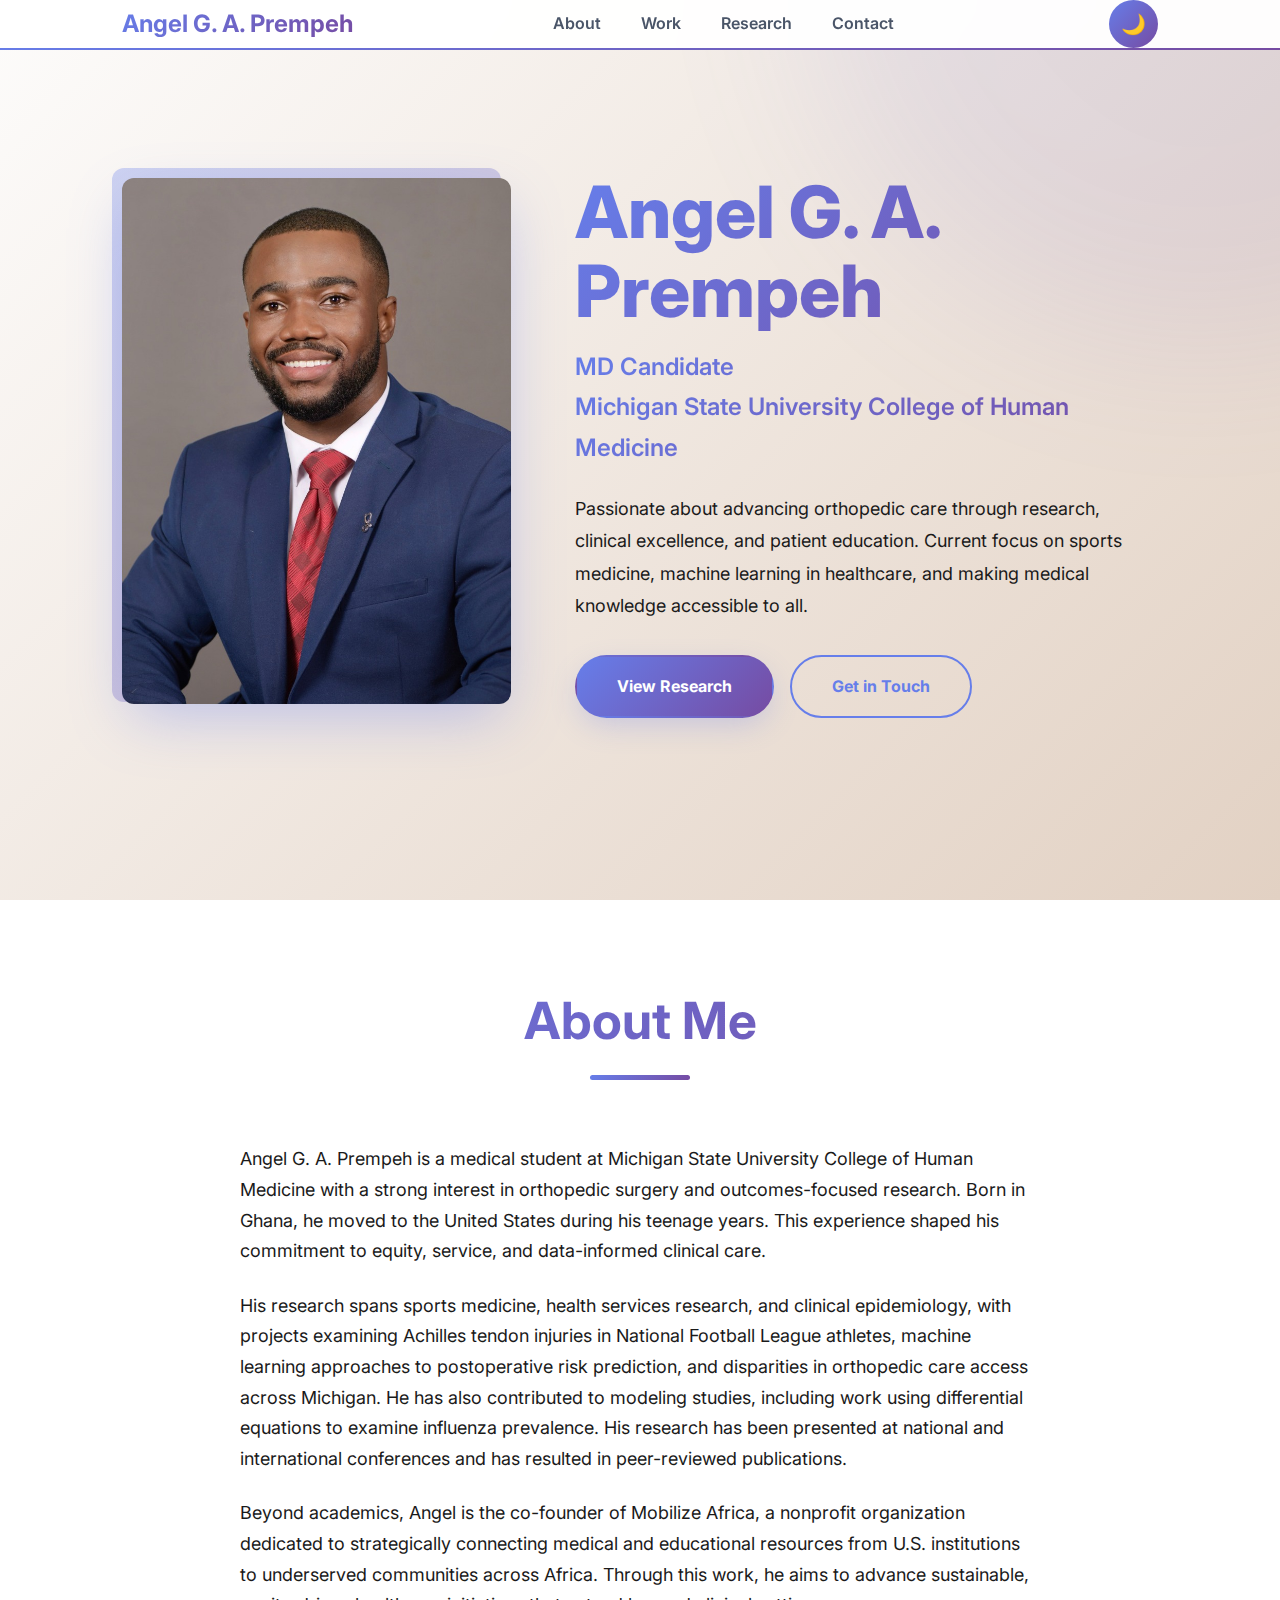
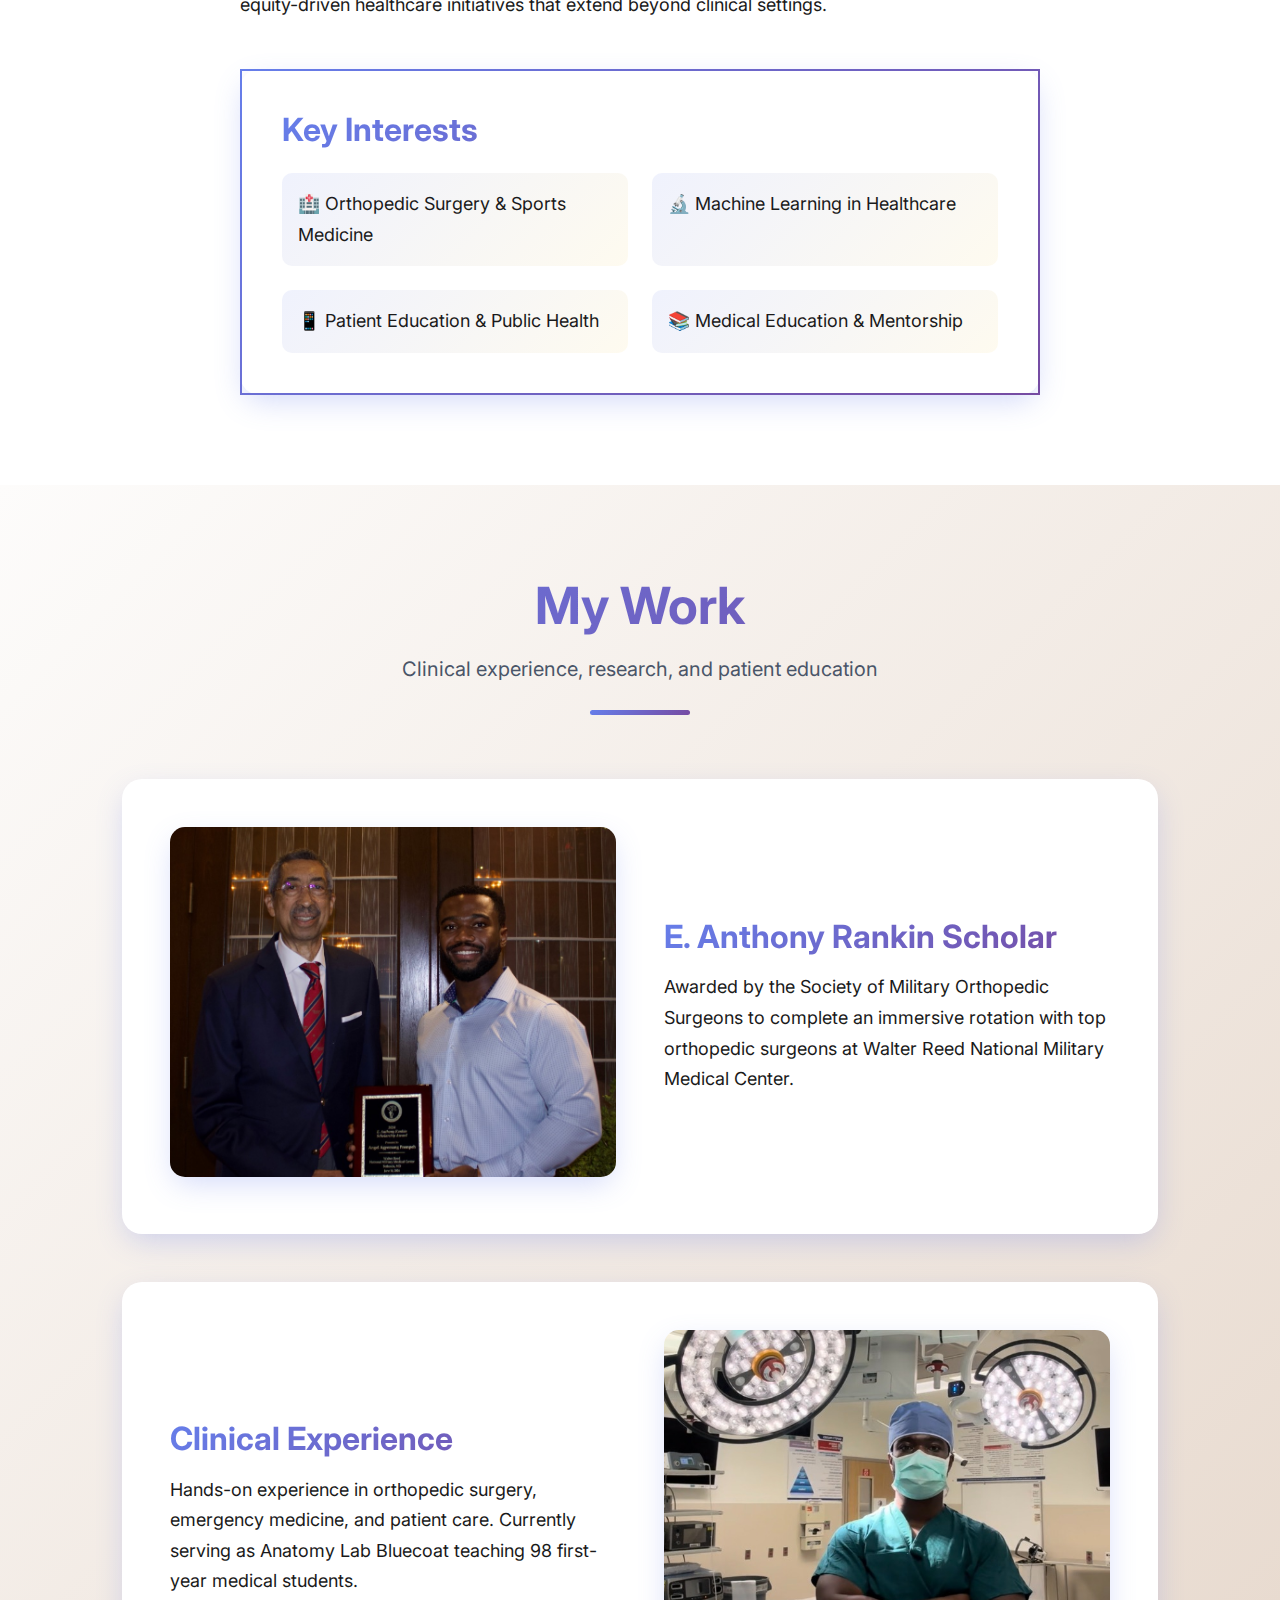
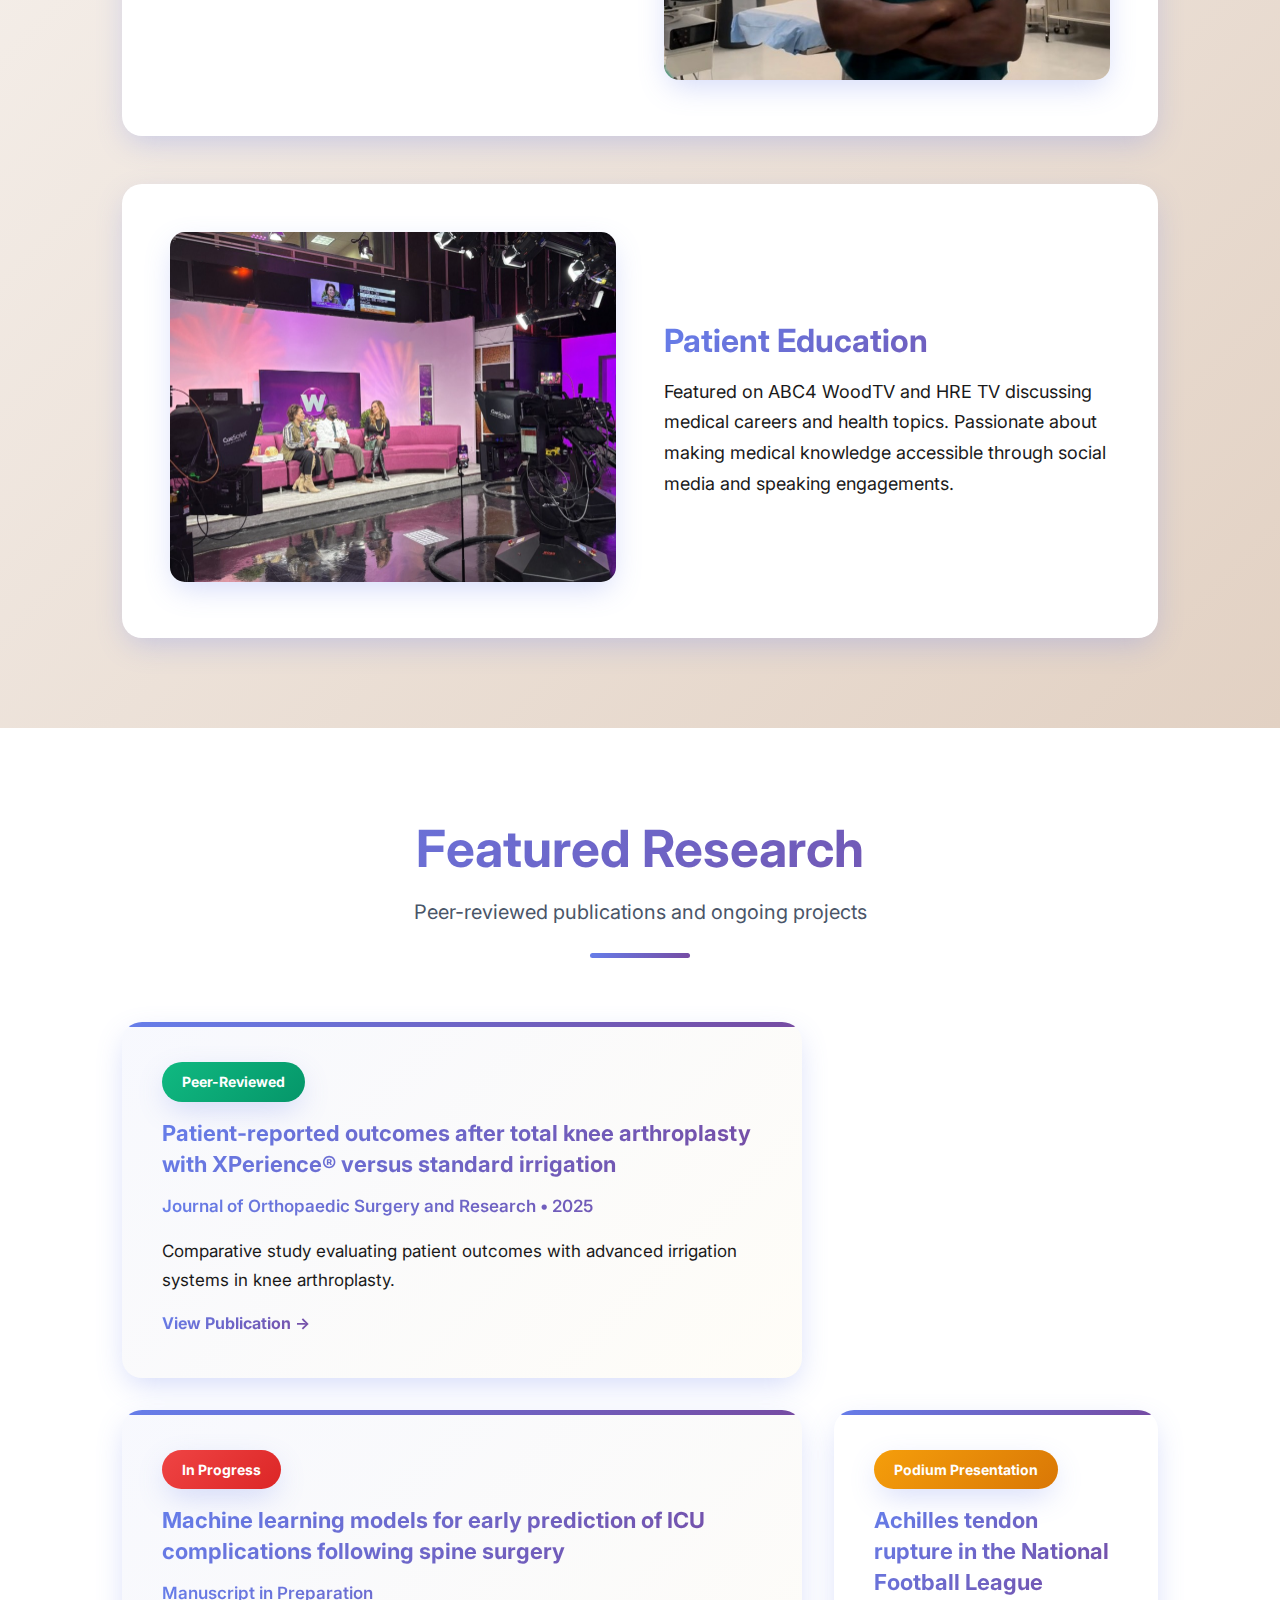
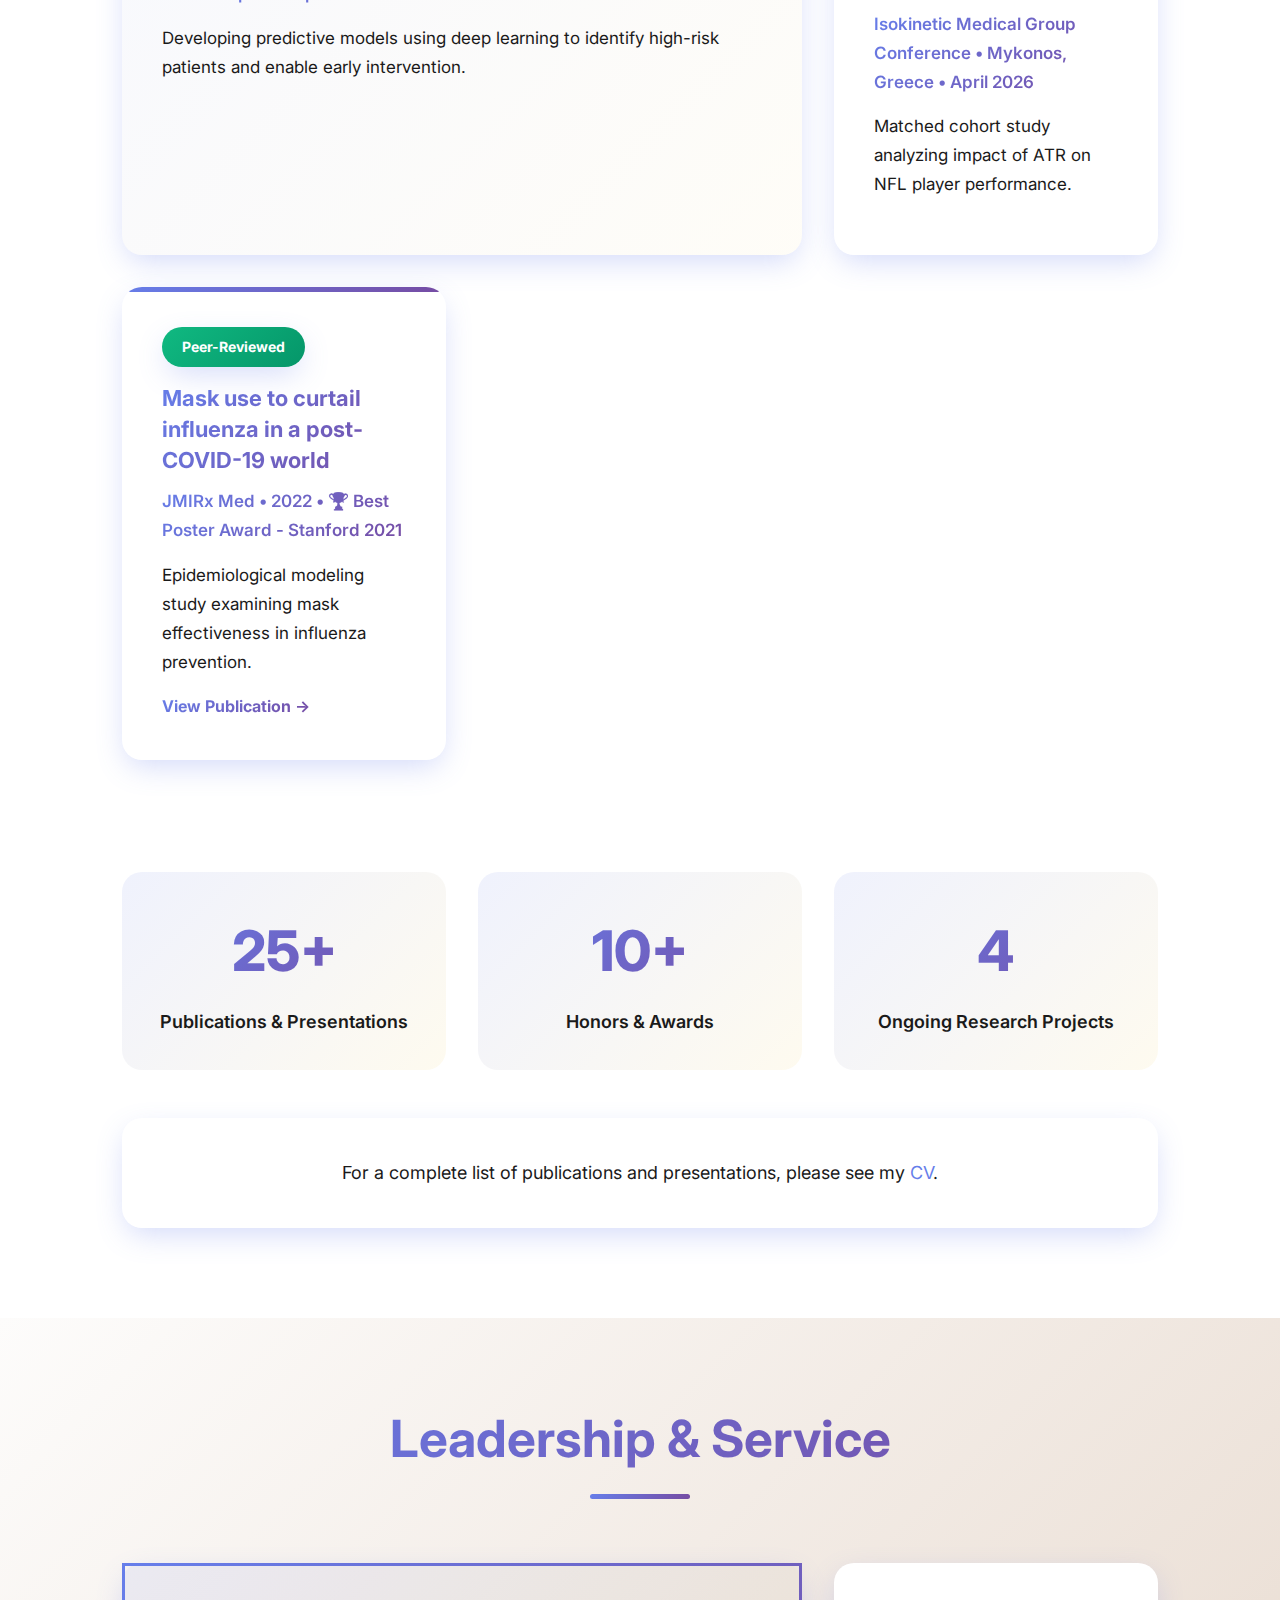
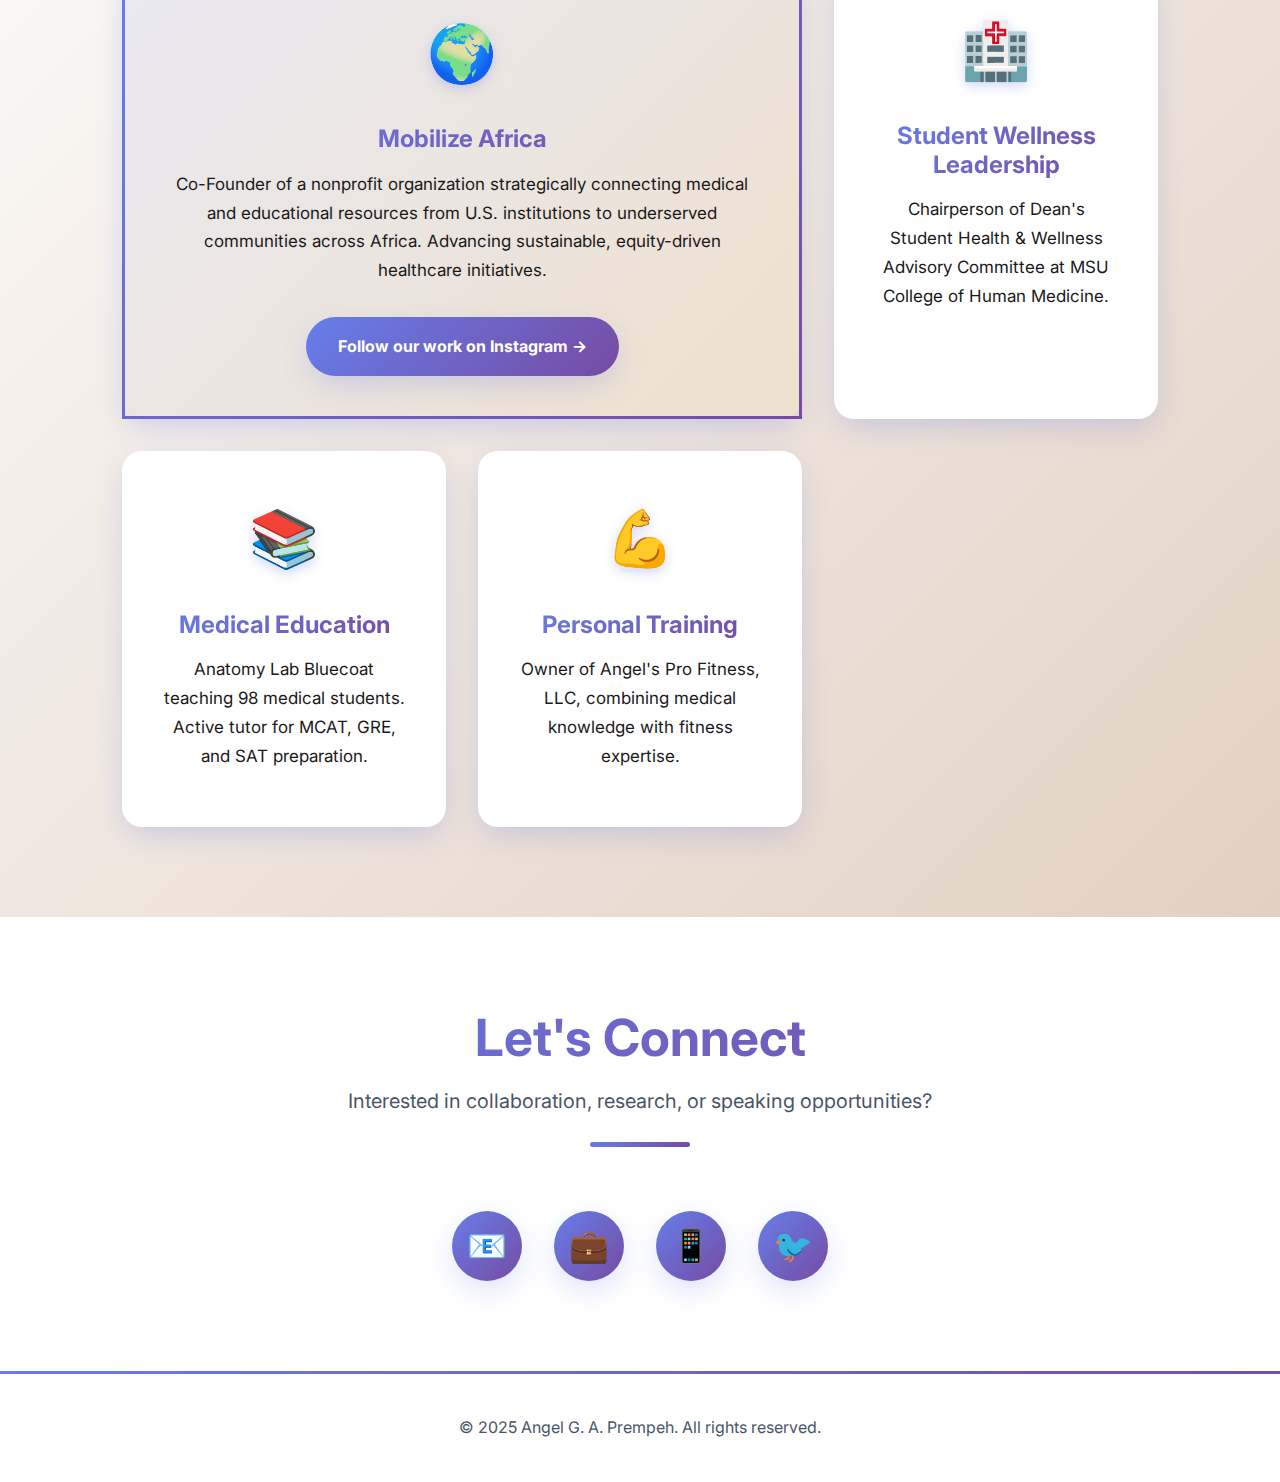
<file: preview-gradient.html>
<!DOCTYPE html>
<html lang="en">

<head>
  <meta charset="UTF-8">
  <meta name="viewport" content="width=device-width, initial-scale=1.0">
  <meta name="description"
    content="Angel G. A. Prempeh - Medical Student at Michigan State University, Orthopedic Surgery Researcher, and Patient Education Advocate">
  <meta name="keywords" content="Angel Prempeh, Medical Student, Orthopedic Surgery, Research, Patient Education">
  <meta name="author" content="Angel G. A. Prempeh">

  <!-- Open Graph -->
  <meta property="og:title" content="Angel G. A. Prempeh - Medical Student & Researcher">
  <meta property="og:description" content="Passionate about orthopedic surgery, research, and patient education">
  <meta property="og:type" content="website">

  <title>Angel G. A. Prempeh</title>

  <!-- Styles -->
  <link rel="stylesheet" href="styles/theme-gradient.css">

  <!-- Google Fonts -->
  <link rel="preconnect" href="https://fonts.googleapis.com">
  <link rel="preconnect" href="https://fonts.gstatic.com" crossorigin>
  <link href="https://fonts.googleapis.com/css2?family=Inter:wght@300;400;500;600;700&display=swap" rel="stylesheet">
</head>

<body>
  <!-- HEADER -->
  <header>
    <nav class="container">
      <a href="#home" class="logo">Angel G. A. Prempeh</a>

      <ul class="nav-links">
        <li><a href="#about">About</a></li>
        <li><a href="#work">Work</a></li>
        <li><a href="#research">Research</a></li>
        <li><a href="#contact">Contact</a></li>
      </ul>

      <button class="theme-toggle" aria-label="Toggle theme">🌙</button>
      <button class="mobile-menu-btn" aria-label="Toggle menu">
        <span></span>
        <span></span>
        <span></span>
      </button>
    </nav>
  </header>

  <!-- HERO SECTION -->
  <section id="home" class="hero">
    <div class="container hero-container">
      <div class="hero-image">
        <img src="images/professional-headshot.jpg" alt="Angel G. A. Prempeh" />
      </div>
      <div class="hero-content">
        <h1>Angel G. A. Prempeh</h1>
        <p class="subtitle">MD Candidate<br>Michigan State University College of Human Medicine</p>
        <p class="bio">
          Passionate about advancing orthopedic care through research, clinical excellence, and patient education.
          Current focus on sports medicine, machine learning in healthcare, and making medical knowledge accessible to
          all.
        </p>
        <div class="hero-links">
          <a href="#research" class="btn btn-primary">View Research</a>
          <a href="#contact" class="btn btn-secondary">Get in Touch</a>
        </div>
      </div>
    </div>
  </section>

  <!-- ABOUT SECTION -->
  <section id="about">
    <div class="container">
      <div class="section-header">
        <h2>About Me</h2>
      </div>

      <div class="about-content">
        <p>
          Angel G. A. Prempeh is a medical student at Michigan State University College of Human Medicine with a strong
          interest in orthopedic surgery and outcomes-focused research. Born in Ghana, he moved to the United States
          during his teenage years. This experience shaped his commitment to equity, service, and data-informed clinical
          care.
        </p>
        <p>
          His research spans sports medicine, health services research, and clinical epidemiology, with projects
          examining Achilles tendon injuries in National Football League athletes, machine learning approaches to
          postoperative risk prediction, and disparities in orthopedic care access across Michigan. He has also
          contributed to modeling studies, including work using differential equations to examine influenza prevalence.
          His research has been presented at national and international conferences and has resulted in peer-reviewed
          publications.
        </p>
        <p>
          Beyond academics, Angel is the co-founder of Mobilize Africa, a nonprofit organization dedicated to
          strategically connecting medical and educational resources from U.S. institutions to underserved communities
          across Africa. Through this work, he aims to advance sustainable, equity-driven healthcare initiatives that
          extend beyond clinical settings.
        </p>

        <div class="interests">
          <h3>Key Interests</h3>
          <ul>
            <li>🏥 Orthopedic Surgery & Sports Medicine</li>
            <li>🔬 Machine Learning in Healthcare</li>
            <li>📱 Patient Education & Public Health</li>
            <li>📚 Medical Education & Mentorship</li>
          </ul>
        </div>
      </div>
    </div>
  </section>

  <!-- VISUAL HIGHLIGHTS SECTION -->
  <section id="work" class="highlights">
    <div class="container">
      <div class="section-header">
        <h2>My Work</h2>
        <p class="subtitle">Clinical experience, research, and patient education</p>
      </div>

      <div class="highlights-grid">
        <div class="highlight-card">
          <div class="highlight-image">
            <img src="images/award-ceremony.jpg" alt="E. Anthony Rankin Scholar Award Ceremony" />
          </div>
          <div class="highlight-content">
            <h3>E. Anthony Rankin Scholar</h3>
            <p>Awarded by the Society of Military Orthopedic Surgeons to complete an immersive rotation with top
              orthopedic surgeons at Walter Reed National Military Medical Center.</p>
          </div>
        </div>

        <div class="highlight-card">
          <div class="highlight-image">
            <img src="images/operating-room.jpg" alt="Operating Room Experience" />
          </div>
          <div class="highlight-content">
            <h3>Clinical Experience</h3>
            <p>Hands-on experience in orthopedic surgery, emergency medicine, and patient care. Currently serving as
              Anatomy Lab Bluecoat teaching 98 first-year medical students.</p>
          </div>
        </div>

        <div class="highlight-card">
          <div class="highlight-image">
            <img src="images/tv-studio.jpg" alt="TV Studio Patient Education" />
          </div>
          <div class="highlight-content">
            <h3>Patient Education</h3>
            <p>Featured on ABC4 WoodTV and HRE TV discussing medical careers and health topics. Passionate about making
              medical knowledge accessible through social media and speaking engagements.</p>
          </div>
        </div>
      </div>
    </div>
  </section>

  <!-- RESEARCH SECTION -->
  <section id="research">
    <div class="container">
      <div class="section-header">
        <h2>Featured Research</h2>
        <p class="subtitle">Peer-reviewed publications and ongoing projects</p>
      </div>

      <div class="research-grid">
        <!-- Featured Publication 1 -->
        <div class="research-card featured">
          <span class="badge peer-review">Peer-Reviewed</span>
          <h3>Patient-reported outcomes after total knee arthroplasty with XPerience® versus standard irrigation</h3>
          <p class="journal">Journal of Orthopaedic Surgery and Research • 2025</p>
          <p>Comparative study evaluating patient outcomes with advanced irrigation systems in knee arthroplasty.</p>
          <a href="https://doi.org/10.1186/s13018-025-06483-8" target="_blank" class="research-link">View Publication
            →</a>
        </div>

        <!-- Featured Publication 2 -->
        <div class="research-card featured">
          <span class="badge ongoing">In Progress</span>
          <h3>Machine learning models for early prediction of ICU complications following spine surgery</h3>
          <p class="journal">Manuscript in Preparation</p>
          <p>Developing predictive models using deep learning to identify high-risk patients and enable early
            intervention.</p>
        </div>

        <!-- Featured Publication 3 -->
        <div class="research-card">
          <span class="badge podium">Podium Presentation</span>
          <h3>Achilles tendon rupture in the National Football League</h3>
          <p class="journal">Isokinetic Medical Group Conference • Mykonos, Greece • April 2026</p>
          <p>Matched cohort study analyzing impact of ATR on NFL player performance.</p>
        </div>

        <!-- Featured Publication 4 -->
        <div class="research-card">
          <span class="badge peer-review">Peer-Reviewed</span>
          <h3>Mask use to curtail influenza in a post-COVID-19 world</h3>
          <p class="journal">JMIRx Med • 2022 • 🏆 Best Poster Award - Stanford 2021</p>
          <p>Epidemiological modeling study examining mask effectiveness in influenza prevention.</p>
          <a href="https://doi.org/10.2196/31955" target="_blank" class="research-link">View Publication →</a>
        </div>
      </div>

      <div class="research-summary">
        <div class="stat">
          <span class="stat-number">25+</span>
          <span class="stat-label">Publications & Presentations</span>
        </div>
        <div class="stat">
          <span class="stat-number">10+</span>
          <span class="stat-label">Honors & Awards</span>
        </div>
        <div class="stat">
          <span class="stat-number">4</span>
          <span class="stat-label">Ongoing Research Projects</span>
        </div>
      </div>

      <div class="view-all">
        <p>For a complete list of publications and presentations, please see my <a href="#contact">CV</a>.</p>
      </div>
    </div>
  </section>

  <!-- ACTIVITIES SECTION -->
  <section id="activities">
    <div class="container">
      <div class="section-header">
        <h2>Leadership & Service</h2>
      </div>

      <div class="activities-grid">
        <div class="activity-card featured-activity">
          <div class="activity-icon">🌍</div>
          <h3>Mobilize Africa</h3>
          <p>Co-Founder of a nonprofit organization strategically connecting medical and educational resources from U.S.
            institutions to underserved communities across Africa. Advancing sustainable, equity-driven healthcare
            initiatives.</p>
          <a href="https://www.instagram.com/mobilize.africa/" target="_blank" rel="noopener noreferrer"
            class="activity-link">Follow our work on Instagram →</a>
        </div>

        <div class="activity-card">
          <div class="activity-icon">🏥</div>
          <h3>Student Wellness Leadership</h3>
          <p>Chairperson of Dean's Student Health & Wellness Advisory Committee at MSU College of Human Medicine.</p>
        </div>

        <div class="activity-card">
          <div class="activity-icon">📚</div>
          <h3>Medical Education</h3>
          <p>Anatomy Lab Bluecoat teaching 98 medical students. Active tutor for MCAT, GRE, and SAT preparation.</p>
        </div>

        <div class="activity-card">
          <div class="activity-icon">💪</div>
          <h3>Personal Training</h3>
          <p>Owner of Angel's Pro Fitness, LLC, combining medical knowledge with fitness expertise.</p>
        </div>
      </div>
    </div>
  </section>

  <!-- CONTACT SECTION -->
  <section id="contact">
    <div class="container">
      <div class="section-header">
        <h2>Let's Connect</h2>
        <p class="subtitle">Interested in collaboration, research, or speaking opportunities?</p>
      </div>

      <div class="contact-content">
        <div class="social-links">
          <a href="mailto:prempehresearch@gmail.com" class="social-link" aria-label="Email" title="Email">
            📧
          </a>
          <a href="https://www.linkedin.com/in/angel-g-a-prempeh-376505182/" target="_blank" rel="noopener noreferrer"
            class="social-link" aria-label="LinkedIn" title="LinkedIn">
            💼
          </a>
          <a href="https://www.tiktok.com/@angelstictoc" target="_blank" rel="noopener noreferrer" class="social-link"
            aria-label="TikTok" title="TikTok">
            📱
          </a>
          <a href="https://twitter.com/angelstweetss" target="_blank" rel="noopener noreferrer" class="social-link"
            aria-label="Twitter" title="Twitter">
            🐦
          </a>
        </div>
      </div>
    </div>
  </section>

  <!-- FOOTER -->
  <footer>
    <div class="container">
      <p>&copy; 2025 Angel G. A. Prempeh. All rights reserved.</p>
    </div>
  </footer>

  <!-- Scripts -->
  <script src="scripts/main.js"></script>
</body>

</html>
</file>
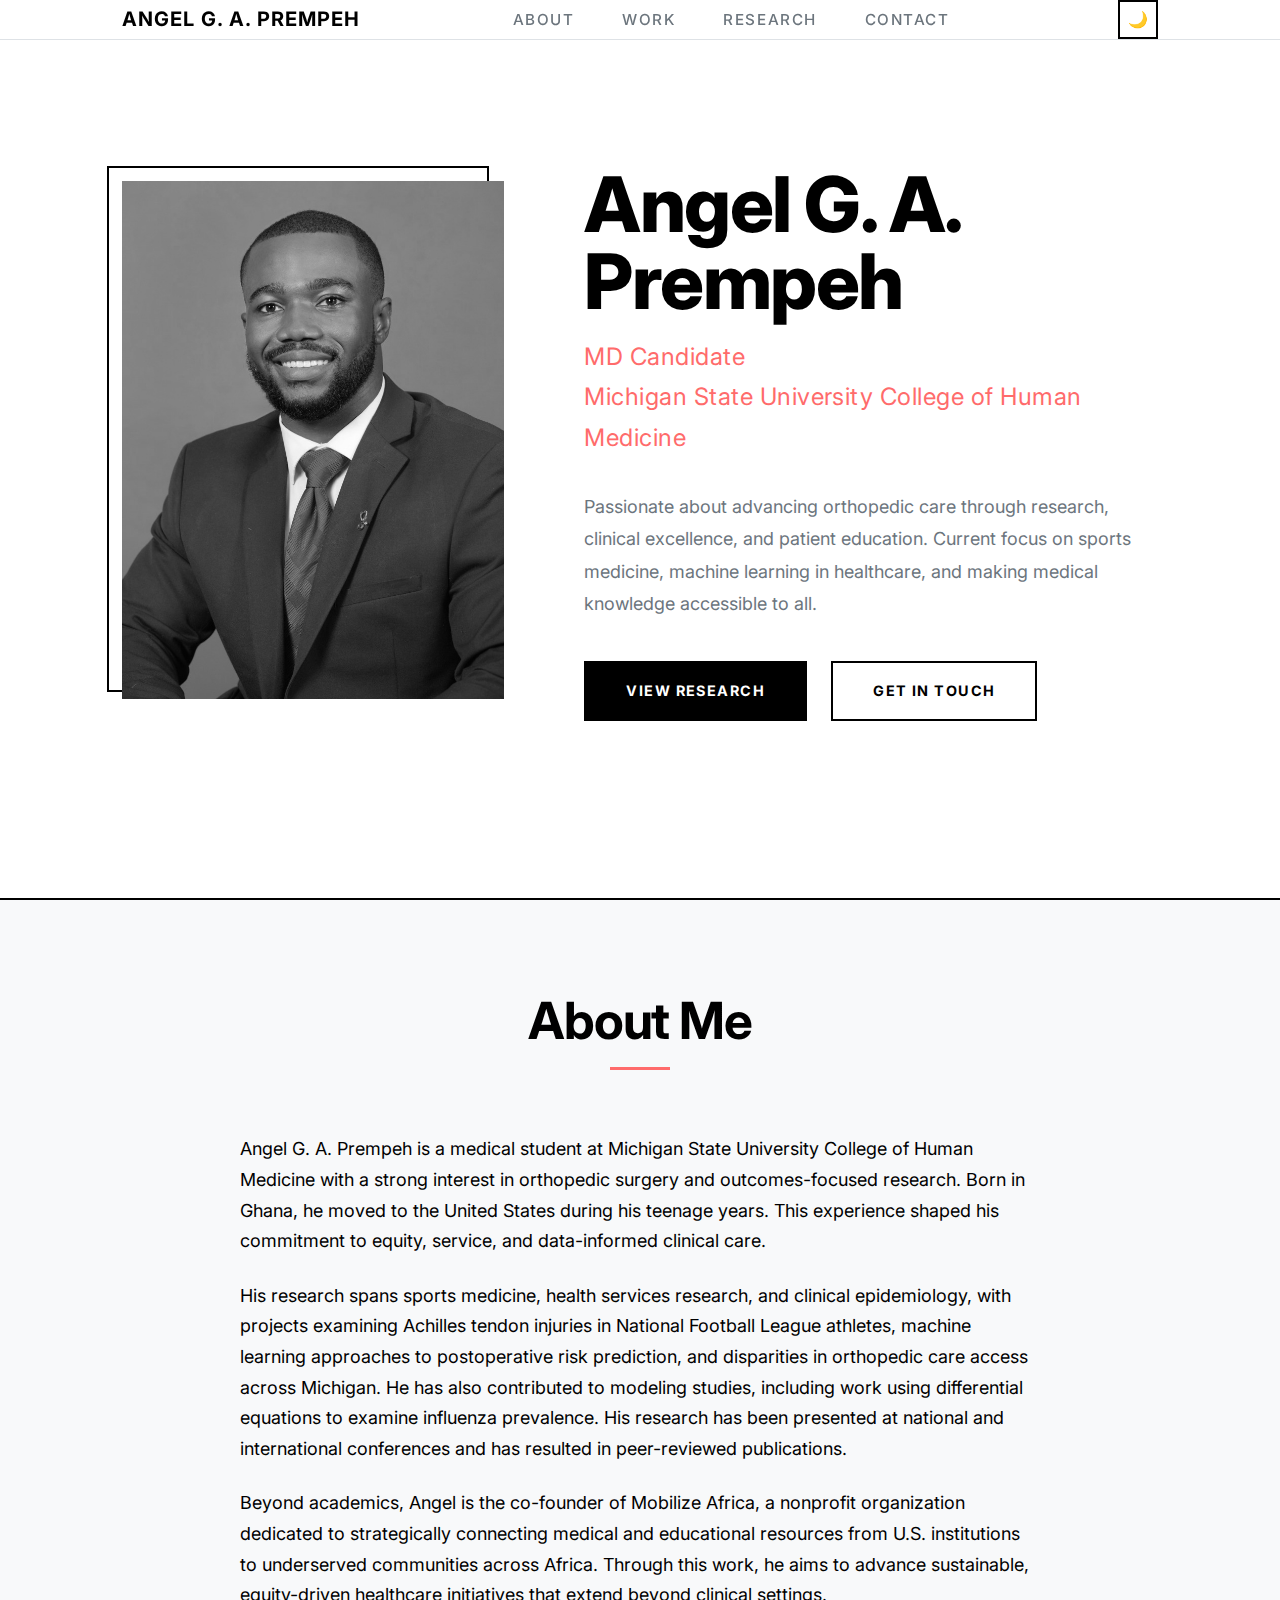
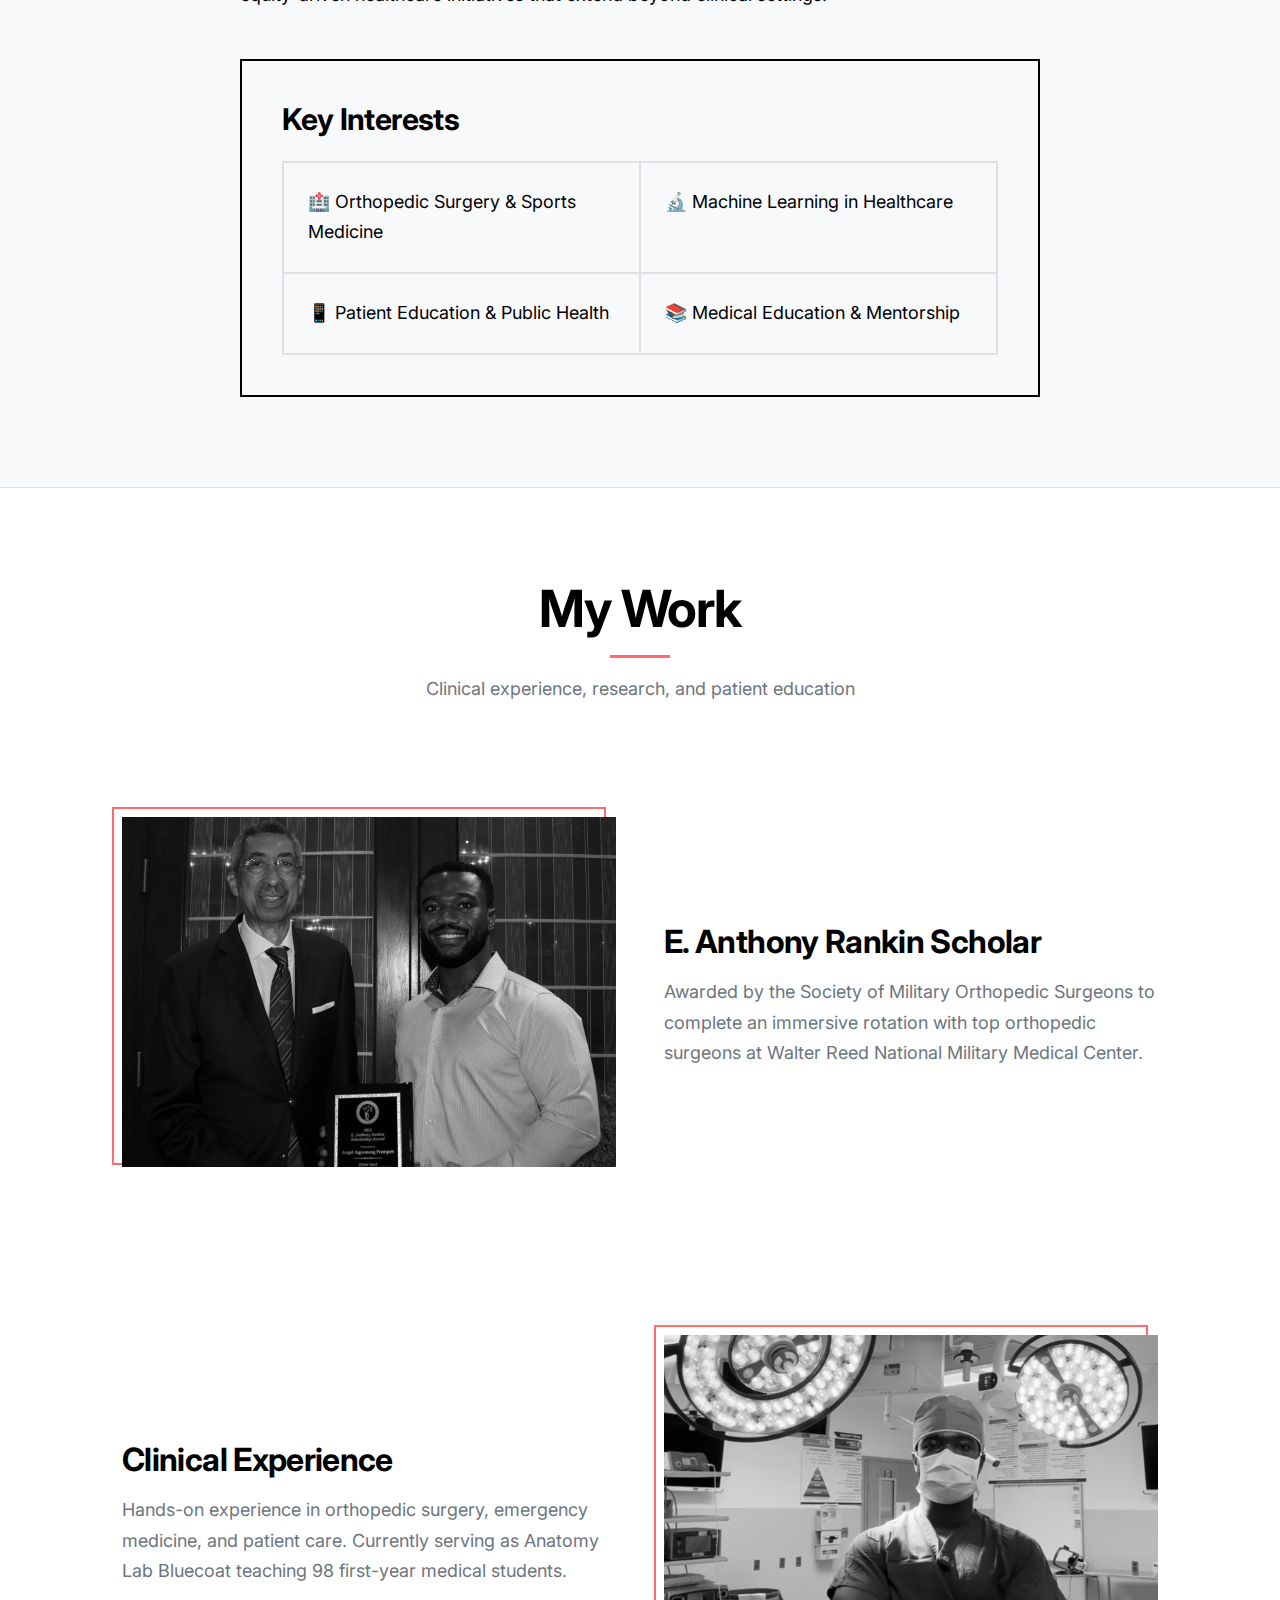
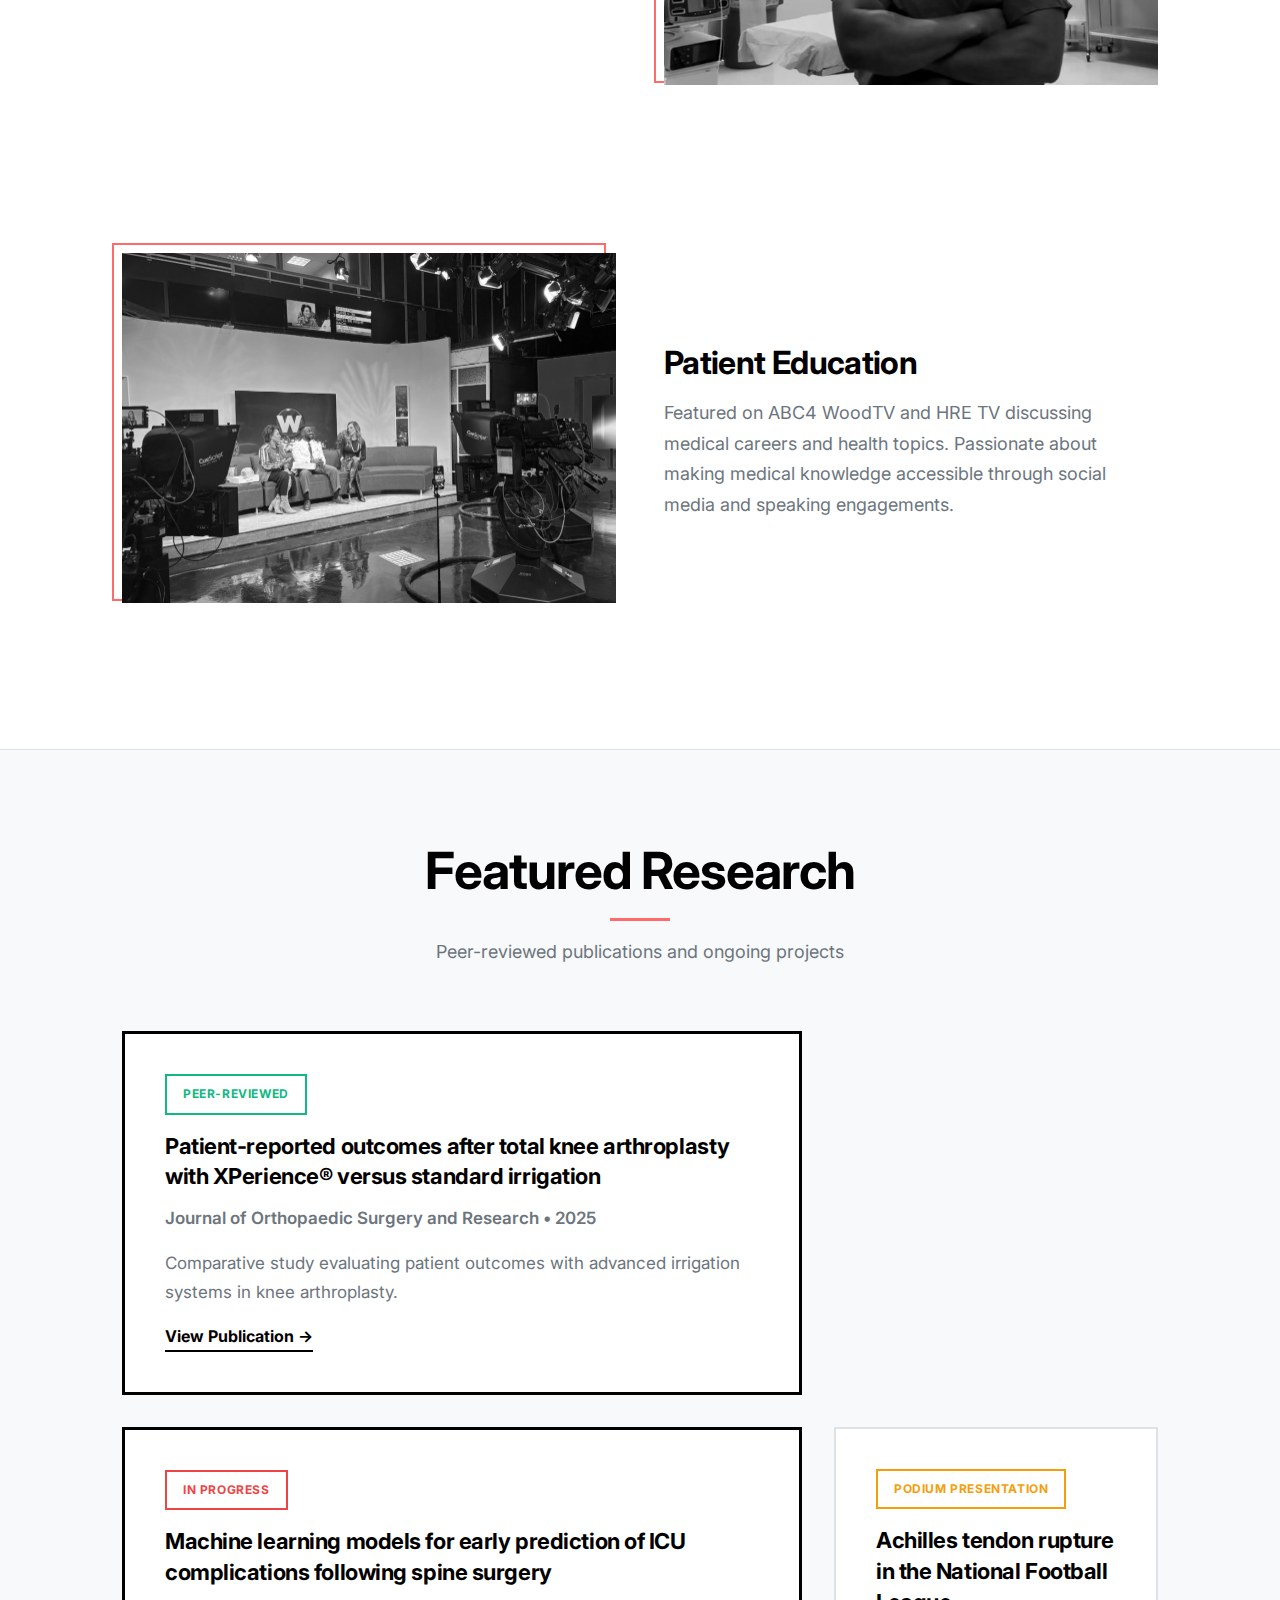
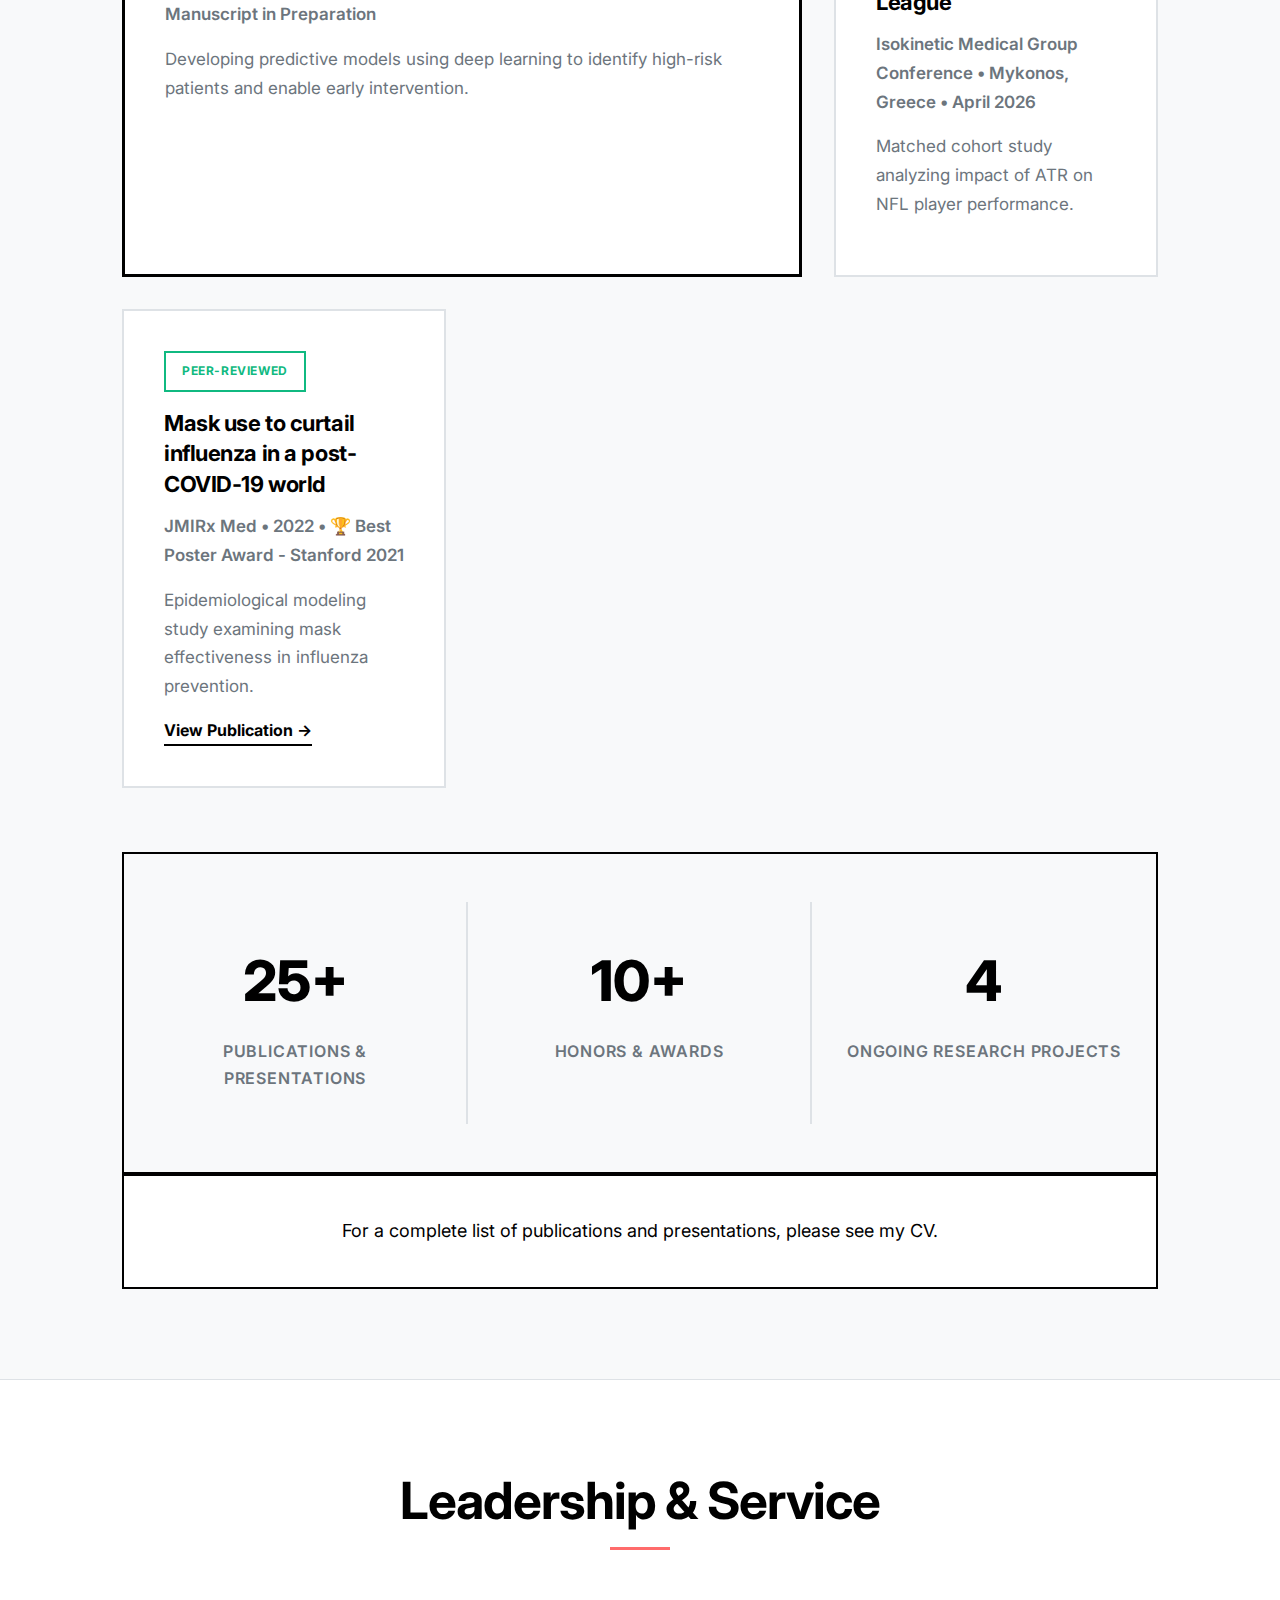
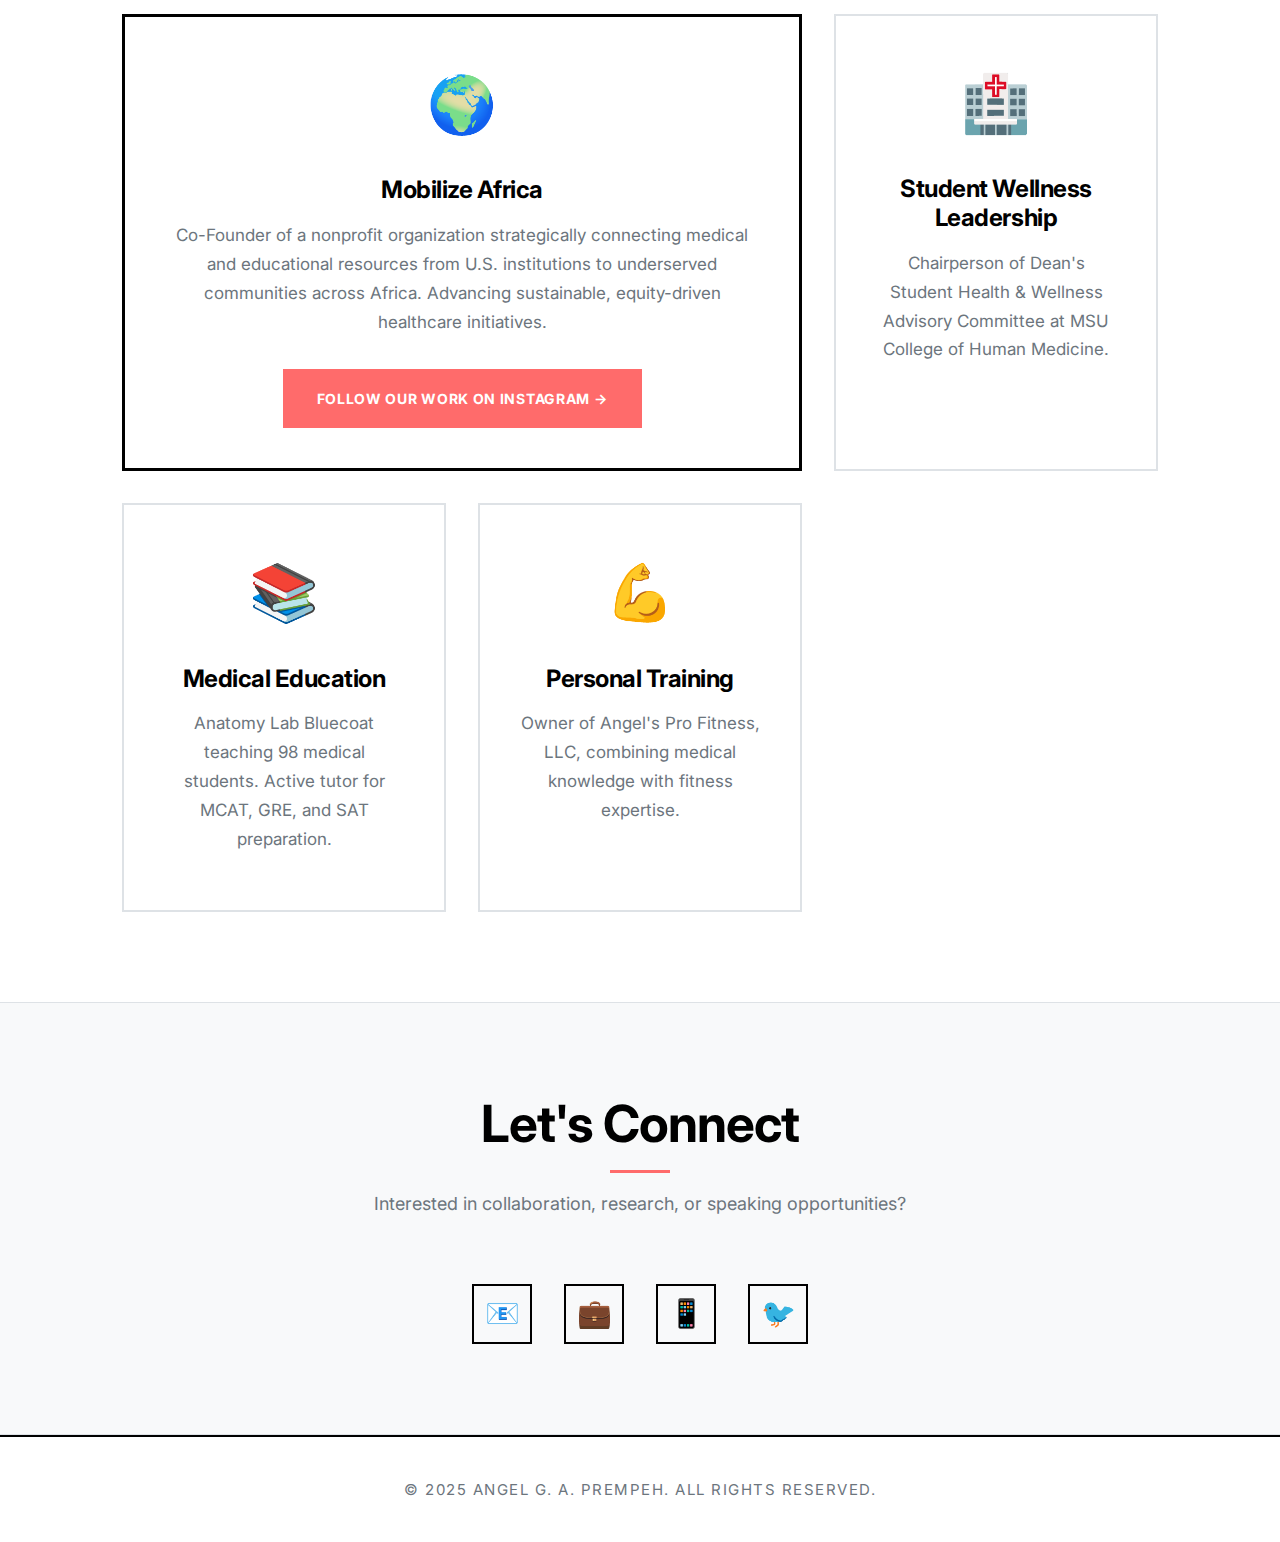
<file: preview-minimal.html>
<!DOCTYPE html>
<html lang="en">

<head>
  <meta charset="UTF-8">
  <meta name="viewport" content="width=device-width, initial-scale=1.0">
  <meta name="description"
    content="Angel G. A. Prempeh - Medical Student at Michigan State University, Orthopedic Surgery Researcher, and Patient Education Advocate">
  <meta name="keywords" content="Angel Prempeh, Medical Student, Orthopedic Surgery, Research, Patient Education">
  <meta name="author" content="Angel G. A. Prempeh">

  <!-- Open Graph -->
  <meta property="og:title" content="Angel G. A. Prempeh - Medical Student & Researcher">
  <meta property="og:description" content="Passionate about orthopedic surgery, research, and patient education">
  <meta property="og:type" content="website">

  <title>Angel G. A. Prempeh</title>

  <!-- Styles -->
  <link rel="stylesheet" href="styles/theme-minimal.css">

  <!-- Google Fonts -->
  <link rel="preconnect" href="https://fonts.googleapis.com">
  <link rel="preconnect" href="https://fonts.gstatic.com" crossorigin>
  <link href="https://fonts.googleapis.com/css2?family=Inter:wght@300;400;500;600;700&display=swap" rel="stylesheet">
</head>

<body>
  <!-- HEADER -->
  <header>
    <nav class="container">
      <a href="#home" class="logo">Angel G. A. Prempeh</a>

      <ul class="nav-links">
        <li><a href="#about">About</a></li>
        <li><a href="#work">Work</a></li>
        <li><a href="#research">Research</a></li>
        <li><a href="#contact">Contact</a></li>
      </ul>

      <button class="theme-toggle" aria-label="Toggle theme">🌙</button>
      <button class="mobile-menu-btn" aria-label="Toggle menu">
        <span></span>
        <span></span>
        <span></span>
      </button>
    </nav>
  </header>

  <!-- HERO SECTION -->
  <section id="home" class="hero">
    <div class="container hero-container">
      <div class="hero-image">
        <img src="images/professional-headshot.jpg" alt="Angel G. A. Prempeh" />
      </div>
      <div class="hero-content">
        <h1>Angel G. A. Prempeh</h1>
        <p class="subtitle">MD Candidate<br>Michigan State University College of Human Medicine</p>
        <p class="bio">
          Passionate about advancing orthopedic care through research, clinical excellence, and patient education.
          Current focus on sports medicine, machine learning in healthcare, and making medical knowledge accessible to
          all.
        </p>
        <div class="hero-links">
          <a href="#research" class="btn btn-primary">View Research</a>
          <a href="#contact" class="btn btn-secondary">Get in Touch</a>
        </div>
      </div>
    </div>
  </section>

  <!-- ABOUT SECTION -->
  <section id="about">
    <div class="container">
      <div class="section-header">
        <h2>About Me</h2>
      </div>

      <div class="about-content">
        <p>
          Angel G. A. Prempeh is a medical student at Michigan State University College of Human Medicine with a strong
          interest in orthopedic surgery and outcomes-focused research. Born in Ghana, he moved to the United States
          during his teenage years. This experience shaped his commitment to equity, service, and data-informed clinical
          care.
        </p>
        <p>
          His research spans sports medicine, health services research, and clinical epidemiology, with projects
          examining Achilles tendon injuries in National Football League athletes, machine learning approaches to
          postoperative risk prediction, and disparities in orthopedic care access across Michigan. He has also
          contributed to modeling studies, including work using differential equations to examine influenza prevalence.
          His research has been presented at national and international conferences and has resulted in peer-reviewed
          publications.
        </p>
        <p>
          Beyond academics, Angel is the co-founder of Mobilize Africa, a nonprofit organization dedicated to
          strategically connecting medical and educational resources from U.S. institutions to underserved communities
          across Africa. Through this work, he aims to advance sustainable, equity-driven healthcare initiatives that
          extend beyond clinical settings.
        </p>

        <div class="interests">
          <h3>Key Interests</h3>
          <ul>
            <li>🏥 Orthopedic Surgery & Sports Medicine</li>
            <li>🔬 Machine Learning in Healthcare</li>
            <li>📱 Patient Education & Public Health</li>
            <li>📚 Medical Education & Mentorship</li>
          </ul>
        </div>
      </div>
    </div>
  </section>

  <!-- VISUAL HIGHLIGHTS SECTION -->
  <section id="work" class="highlights">
    <div class="container">
      <div class="section-header">
        <h2>My Work</h2>
        <p class="subtitle">Clinical experience, research, and patient education</p>
      </div>

      <div class="highlights-grid">
        <div class="highlight-card">
          <div class="highlight-image">
            <img src="images/award-ceremony.jpg" alt="E. Anthony Rankin Scholar Award Ceremony" />
          </div>
          <div class="highlight-content">
            <h3>E. Anthony Rankin Scholar</h3>
            <p>Awarded by the Society of Military Orthopedic Surgeons to complete an immersive rotation with top
              orthopedic surgeons at Walter Reed National Military Medical Center.</p>
          </div>
        </div>

        <div class="highlight-card">
          <div class="highlight-image">
            <img src="images/operating-room.jpg" alt="Operating Room Experience" />
          </div>
          <div class="highlight-content">
            <h3>Clinical Experience</h3>
            <p>Hands-on experience in orthopedic surgery, emergency medicine, and patient care. Currently serving as
              Anatomy Lab Bluecoat teaching 98 first-year medical students.</p>
          </div>
        </div>

        <div class="highlight-card">
          <div class="highlight-image">
            <img src="images/tv-studio.jpg" alt="TV Studio Patient Education" />
          </div>
          <div class="highlight-content">
            <h3>Patient Education</h3>
            <p>Featured on ABC4 WoodTV and HRE TV discussing medical careers and health topics. Passionate about making
              medical knowledge accessible through social media and speaking engagements.</p>
          </div>
        </div>
      </div>
    </div>
  </section>

  <!-- RESEARCH SECTION -->
  <section id="research">
    <div class="container">
      <div class="section-header">
        <h2>Featured Research</h2>
        <p class="subtitle">Peer-reviewed publications and ongoing projects</p>
      </div>

      <div class="research-grid">
        <!-- Featured Publication 1 -->
        <div class="research-card featured">
          <span class="badge peer-review">Peer-Reviewed</span>
          <h3>Patient-reported outcomes after total knee arthroplasty with XPerience® versus standard irrigation</h3>
          <p class="journal">Journal of Orthopaedic Surgery and Research • 2025</p>
          <p>Comparative study evaluating patient outcomes with advanced irrigation systems in knee arthroplasty.</p>
          <a href="https://doi.org/10.1186/s13018-025-06483-8" target="_blank" class="research-link">View Publication
            →</a>
        </div>

        <!-- Featured Publication 2 -->
        <div class="research-card featured">
          <span class="badge ongoing">In Progress</span>
          <h3>Machine learning models for early prediction of ICU complications following spine surgery</h3>
          <p class="journal">Manuscript in Preparation</p>
          <p>Developing predictive models using deep learning to identify high-risk patients and enable early
            intervention.</p>
        </div>

        <!-- Featured Publication 3 -->
        <div class="research-card">
          <span class="badge podium">Podium Presentation</span>
          <h3>Achilles tendon rupture in the National Football League</h3>
          <p class="journal">Isokinetic Medical Group Conference • Mykonos, Greece • April 2026</p>
          <p>Matched cohort study analyzing impact of ATR on NFL player performance.</p>
        </div>

        <!-- Featured Publication 4 -->
        <div class="research-card">
          <span class="badge peer-review">Peer-Reviewed</span>
          <h3>Mask use to curtail influenza in a post-COVID-19 world</h3>
          <p class="journal">JMIRx Med • 2022 • 🏆 Best Poster Award - Stanford 2021</p>
          <p>Epidemiological modeling study examining mask effectiveness in influenza prevention.</p>
          <a href="https://doi.org/10.2196/31955" target="_blank" class="research-link">View Publication →</a>
        </div>
      </div>

      <div class="research-summary">
        <div class="stat">
          <span class="stat-number">25+</span>
          <span class="stat-label">Publications & Presentations</span>
        </div>
        <div class="stat">
          <span class="stat-number">10+</span>
          <span class="stat-label">Honors & Awards</span>
        </div>
        <div class="stat">
          <span class="stat-number">4</span>
          <span class="stat-label">Ongoing Research Projects</span>
        </div>
      </div>

      <div class="view-all">
        <p>For a complete list of publications and presentations, please see my <a href="#contact">CV</a>.</p>
      </div>
    </div>
  </section>

  <!-- ACTIVITIES SECTION -->
  <section id="activities">
    <div class="container">
      <div class="section-header">
        <h2>Leadership & Service</h2>
      </div>

      <div class="activities-grid">
        <div class="activity-card featured-activity">
          <div class="activity-icon">🌍</div>
          <h3>Mobilize Africa</h3>
          <p>Co-Founder of a nonprofit organization strategically connecting medical and educational resources from U.S.
            institutions to underserved communities across Africa. Advancing sustainable, equity-driven healthcare
            initiatives.</p>
          <a href="https://www.instagram.com/mobilize.africa/" target="_blank" rel="noopener noreferrer"
            class="activity-link">Follow our work on Instagram →</a>
        </div>

        <div class="activity-card">
          <div class="activity-icon">🏥</div>
          <h3>Student Wellness Leadership</h3>
          <p>Chairperson of Dean's Student Health & Wellness Advisory Committee at MSU College of Human Medicine.</p>
        </div>

        <div class="activity-card">
          <div class="activity-icon">📚</div>
          <h3>Medical Education</h3>
          <p>Anatomy Lab Bluecoat teaching 98 medical students. Active tutor for MCAT, GRE, and SAT preparation.</p>
        </div>

        <div class="activity-card">
          <div class="activity-icon">💪</div>
          <h3>Personal Training</h3>
          <p>Owner of Angel's Pro Fitness, LLC, combining medical knowledge with fitness expertise.</p>
        </div>
      </div>
    </div>
  </section>

  <!-- CONTACT SECTION -->
  <section id="contact">
    <div class="container">
      <div class="section-header">
        <h2>Let's Connect</h2>
        <p class="subtitle">Interested in collaboration, research, or speaking opportunities?</p>
      </div>

      <div class="contact-content">
        <div class="social-links">
          <a href="mailto:prempehresearch@gmail.com" class="social-link" aria-label="Email" title="Email">
            📧
          </a>
          <a href="https://www.linkedin.com/in/angel-g-a-prempeh-376505182/" target="_blank" rel="noopener noreferrer"
            class="social-link" aria-label="LinkedIn" title="LinkedIn">
            💼
          </a>
          <a href="https://www.tiktok.com/@angelstictoc" target="_blank" rel="noopener noreferrer" class="social-link"
            aria-label="TikTok" title="TikTok">
            📱
          </a>
          <a href="https://twitter.com/angelstweetss" target="_blank" rel="noopener noreferrer" class="social-link"
            aria-label="Twitter" title="Twitter">
            🐦
          </a>
        </div>
      </div>
    </div>
  </section>

  <!-- FOOTER -->
  <footer>
    <div class="container">
      <p>&copy; 2025 Angel G. A. Prempeh. All rights reserved.</p>
    </div>
  </footer>

  <!-- Scripts -->
  <script src="scripts/main.js"></script>
</body>

</html>
</file>
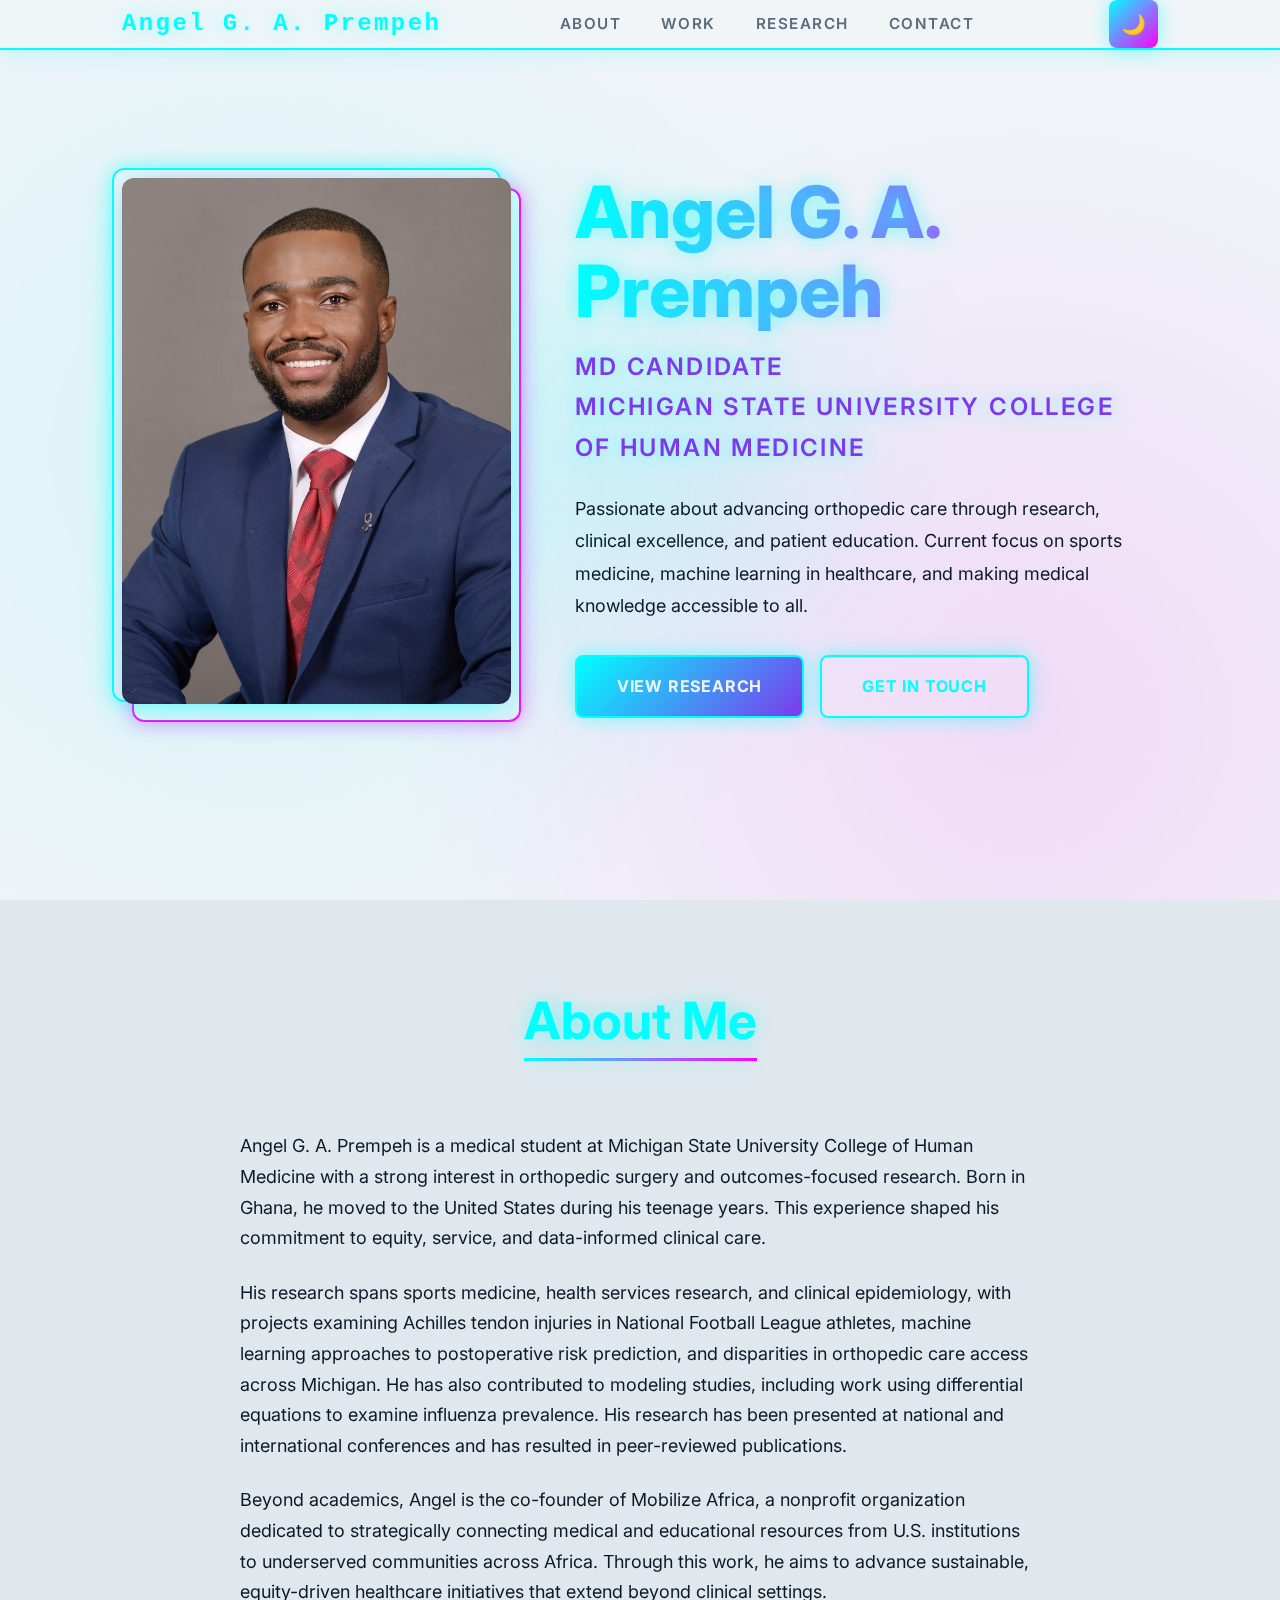
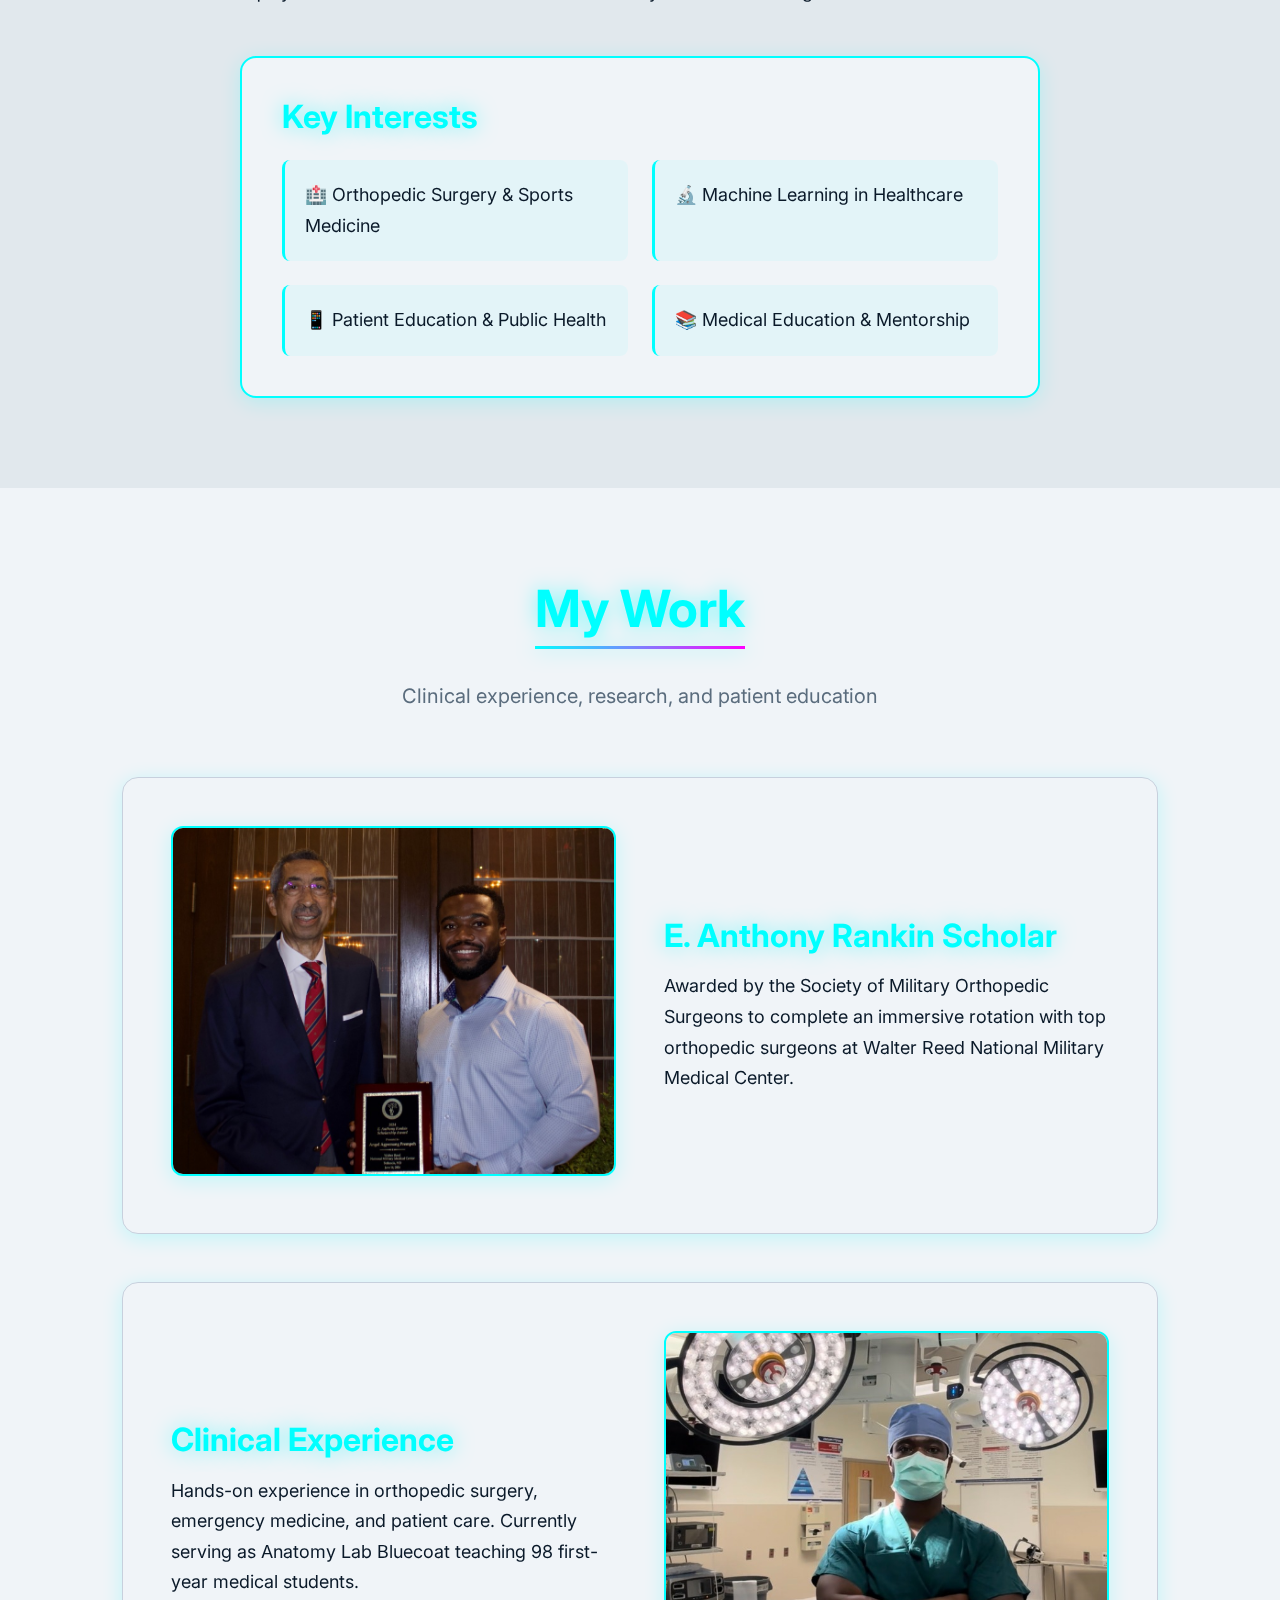
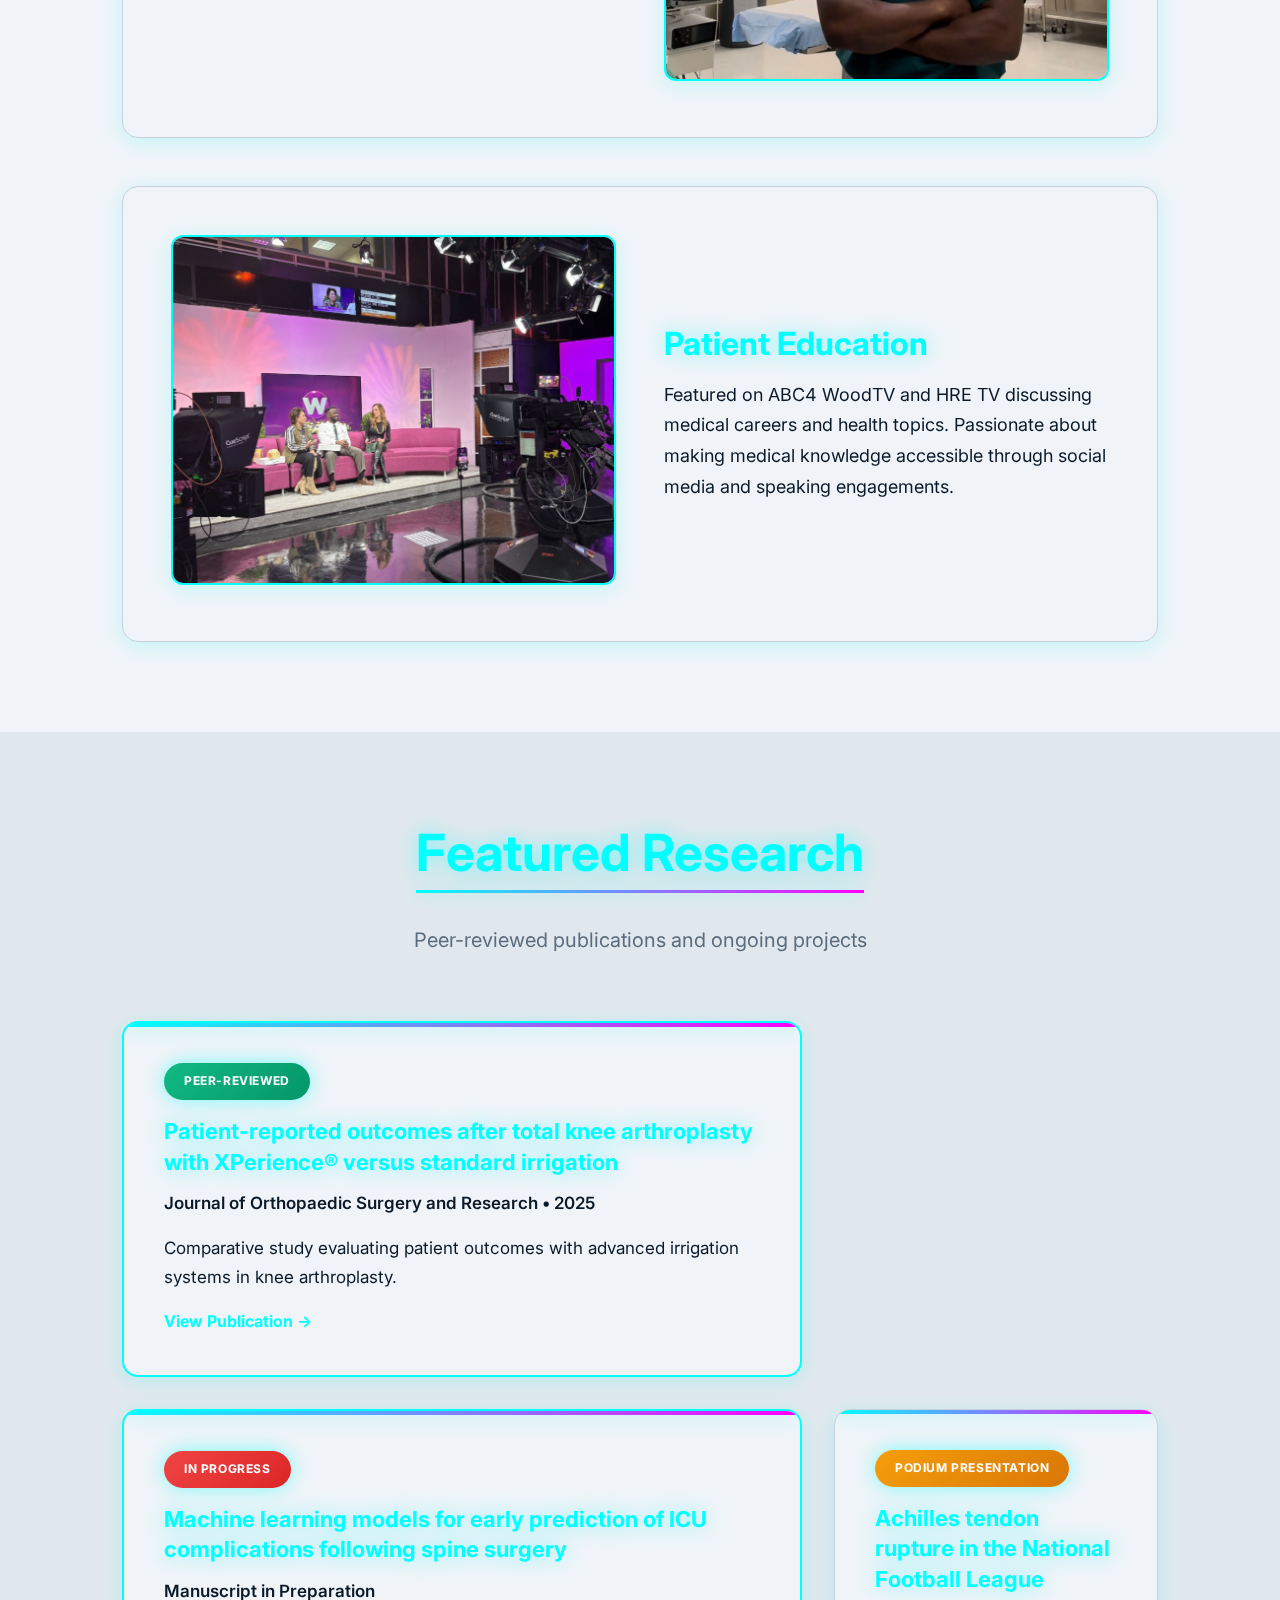
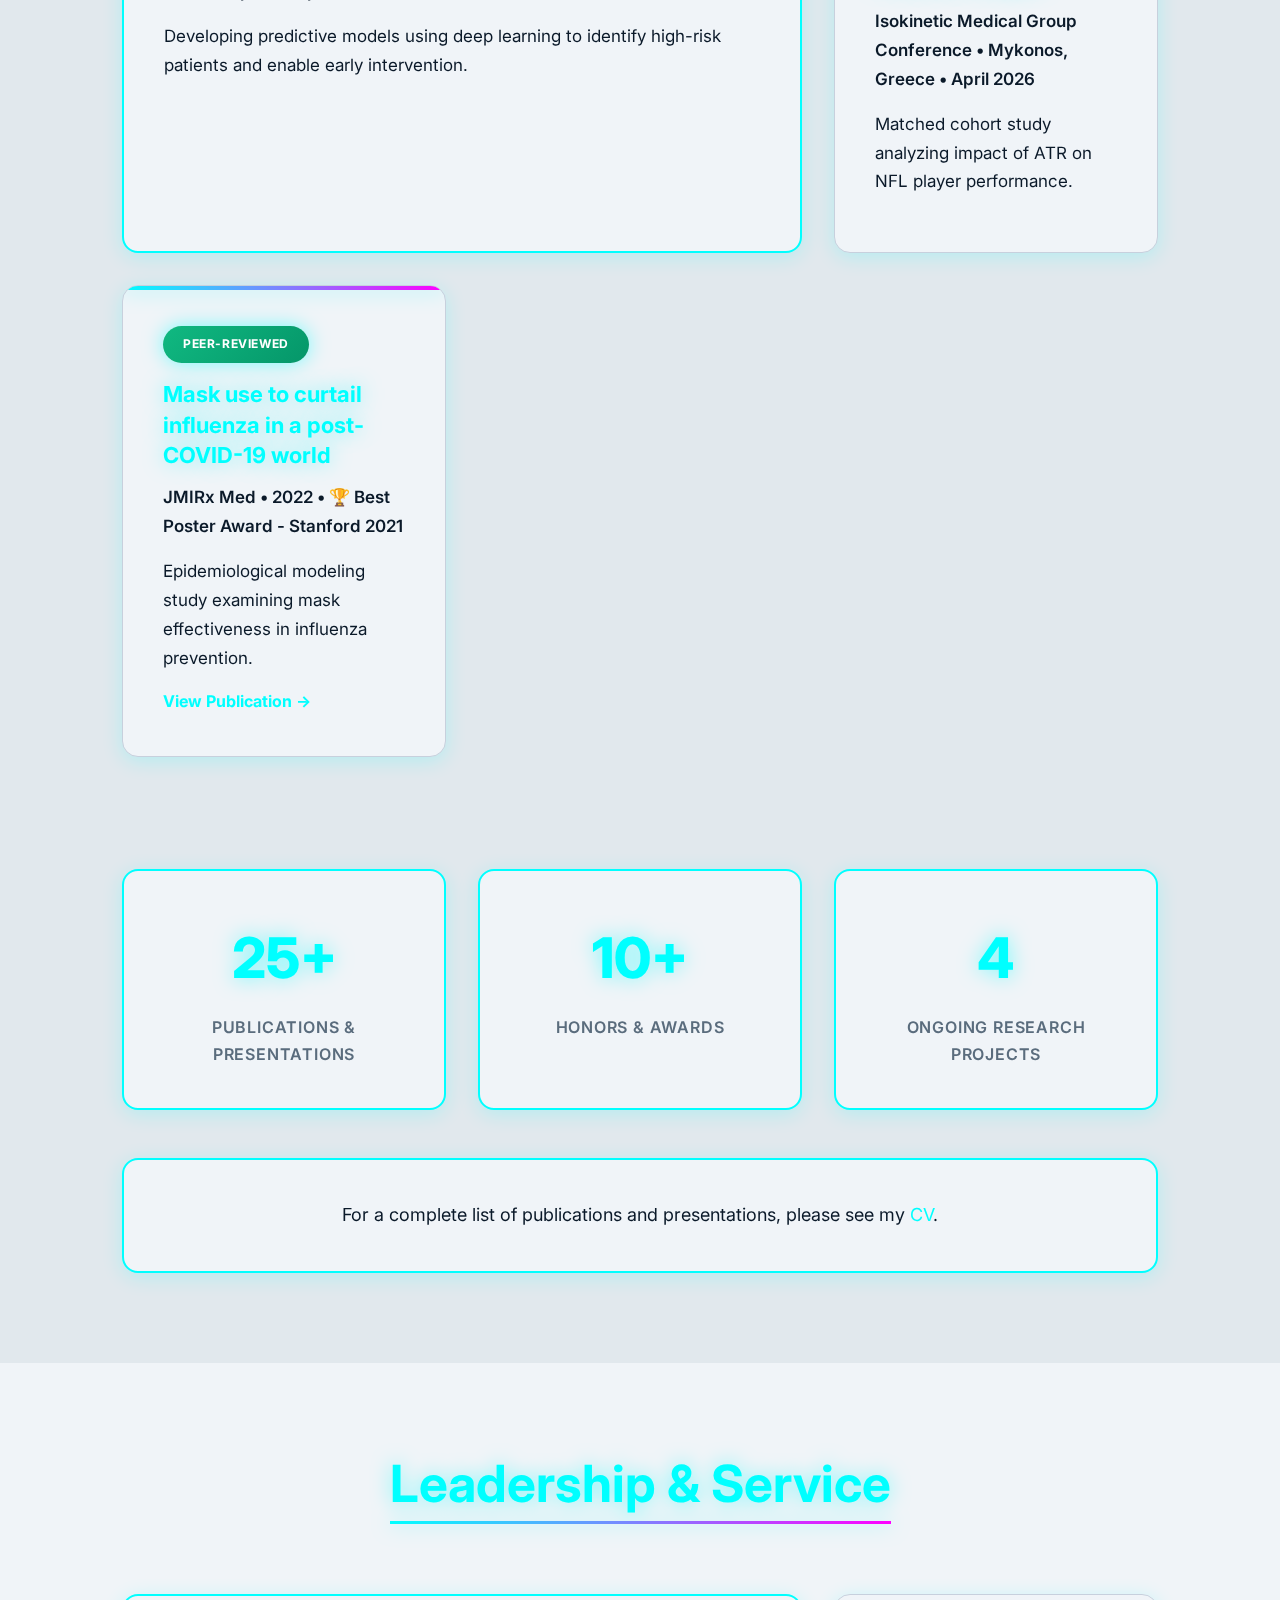
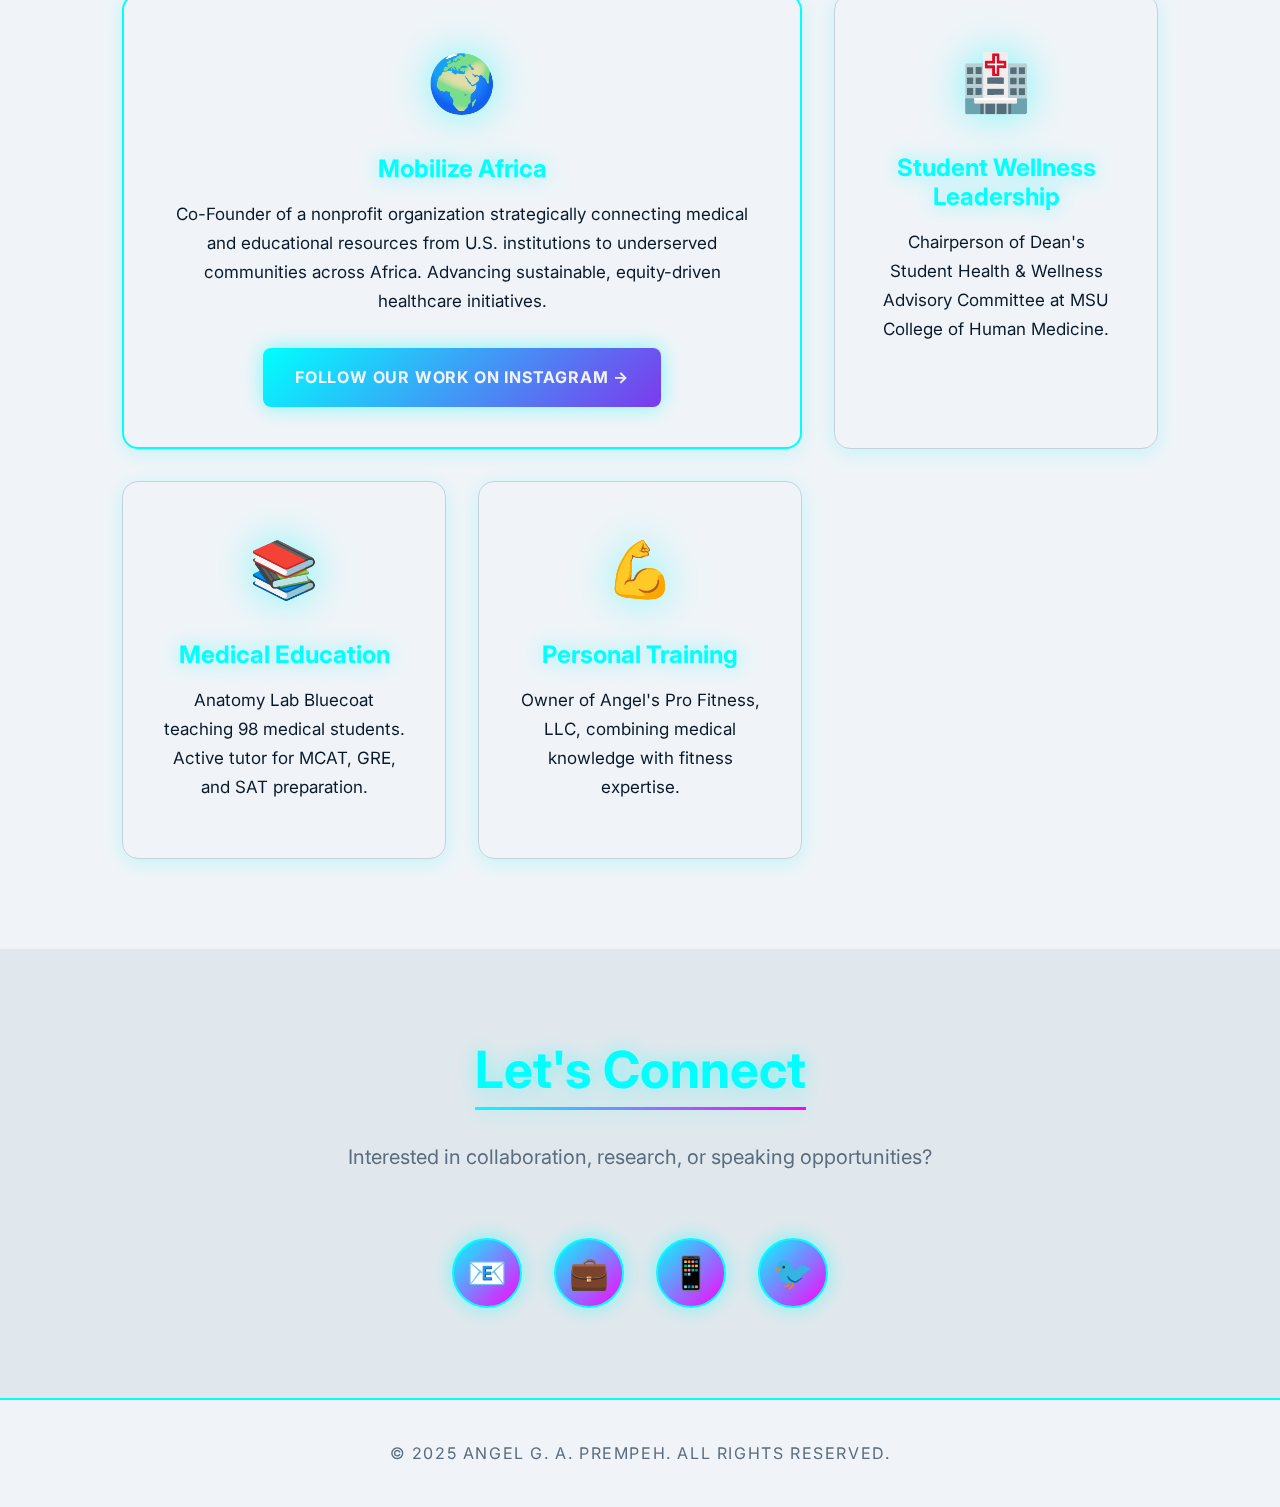
<file: preview-tech.html>
<!DOCTYPE html>
<html lang="en">

<head>
  <meta charset="UTF-8">
  <meta name="viewport" content="width=device-width, initial-scale=1.0">
  <meta name="description"
    content="Angel G. A. Prempeh - Medical Student at Michigan State University, Orthopedic Surgery Researcher, and Patient Education Advocate">
  <meta name="keywords" content="Angel Prempeh, Medical Student, Orthopedic Surgery, Research, Patient Education">
  <meta name="author" content="Angel G. A. Prempeh">

  <!-- Open Graph -->
  <meta property="og:title" content="Angel G. A. Prempeh - Medical Student & Researcher">
  <meta property="og:description" content="Passionate about orthopedic surgery, research, and patient education">
  <meta property="og:type" content="website">

  <title>Angel G. A. Prempeh</title>

  <!-- Styles -->
  <link rel="stylesheet" href="styles/theme-tech.css">

  <!-- Google Fonts -->
  <link rel="preconnect" href="https://fonts.googleapis.com">
  <link rel="preconnect" href="https://fonts.gstatic.com" crossorigin>
  <link href="https://fonts.googleapis.com/css2?family=Inter:wght@300;400;500;600;700&display=swap" rel="stylesheet">
</head>

<body>
  <!-- HEADER -->
  <header>
    <nav class="container">
      <a href="#home" class="logo">Angel G. A. Prempeh</a>

      <ul class="nav-links">
        <li><a href="#about">About</a></li>
        <li><a href="#work">Work</a></li>
        <li><a href="#research">Research</a></li>
        <li><a href="#contact">Contact</a></li>
      </ul>

      <button class="theme-toggle" aria-label="Toggle theme">🌙</button>
      <button class="mobile-menu-btn" aria-label="Toggle menu">
        <span></span>
        <span></span>
        <span></span>
      </button>
    </nav>
  </header>

  <!-- HERO SECTION -->
  <section id="home" class="hero">
    <div class="container hero-container">
      <div class="hero-image">
        <img src="images/professional-headshot.jpg" alt="Angel G. A. Prempeh" />
      </div>
      <div class="hero-content">
        <h1>Angel G. A. Prempeh</h1>
        <p class="subtitle">MD Candidate<br>Michigan State University College of Human Medicine</p>
        <p class="bio">
          Passionate about advancing orthopedic care through research, clinical excellence, and patient education.
          Current focus on sports medicine, machine learning in healthcare, and making medical knowledge accessible to
          all.
        </p>
        <div class="hero-links">
          <a href="#research" class="btn btn-primary">View Research</a>
          <a href="#contact" class="btn btn-secondary">Get in Touch</a>
        </div>
      </div>
    </div>
  </section>

  <!-- ABOUT SECTION -->
  <section id="about">
    <div class="container">
      <div class="section-header">
        <h2>About Me</h2>
      </div>

      <div class="about-content">
        <p>
          Angel G. A. Prempeh is a medical student at Michigan State University College of Human Medicine with a strong
          interest in orthopedic surgery and outcomes-focused research. Born in Ghana, he moved to the United States
          during his teenage years. This experience shaped his commitment to equity, service, and data-informed clinical
          care.
        </p>
        <p>
          His research spans sports medicine, health services research, and clinical epidemiology, with projects
          examining Achilles tendon injuries in National Football League athletes, machine learning approaches to
          postoperative risk prediction, and disparities in orthopedic care access across Michigan. He has also
          contributed to modeling studies, including work using differential equations to examine influenza prevalence.
          His research has been presented at national and international conferences and has resulted in peer-reviewed
          publications.
        </p>
        <p>
          Beyond academics, Angel is the co-founder of Mobilize Africa, a nonprofit organization dedicated to
          strategically connecting medical and educational resources from U.S. institutions to underserved communities
          across Africa. Through this work, he aims to advance sustainable, equity-driven healthcare initiatives that
          extend beyond clinical settings.
        </p>

        <div class="interests">
          <h3>Key Interests</h3>
          <ul>
            <li>🏥 Orthopedic Surgery & Sports Medicine</li>
            <li>🔬 Machine Learning in Healthcare</li>
            <li>📱 Patient Education & Public Health</li>
            <li>📚 Medical Education & Mentorship</li>
          </ul>
        </div>
      </div>
    </div>
  </section>

  <!-- VISUAL HIGHLIGHTS SECTION -->
  <section id="work" class="highlights">
    <div class="container">
      <div class="section-header">
        <h2>My Work</h2>
        <p class="subtitle">Clinical experience, research, and patient education</p>
      </div>

      <div class="highlights-grid">
        <div class="highlight-card">
          <div class="highlight-image">
            <img src="images/award-ceremony.jpg" alt="E. Anthony Rankin Scholar Award Ceremony" />
          </div>
          <div class="highlight-content">
            <h3>E. Anthony Rankin Scholar</h3>
            <p>Awarded by the Society of Military Orthopedic Surgeons to complete an immersive rotation with top
              orthopedic surgeons at Walter Reed National Military Medical Center.</p>
          </div>
        </div>

        <div class="highlight-card">
          <div class="highlight-image">
            <img src="images/operating-room.jpg" alt="Operating Room Experience" />
          </div>
          <div class="highlight-content">
            <h3>Clinical Experience</h3>
            <p>Hands-on experience in orthopedic surgery, emergency medicine, and patient care. Currently serving as
              Anatomy Lab Bluecoat teaching 98 first-year medical students.</p>
          </div>
        </div>

        <div class="highlight-card">
          <div class="highlight-image">
            <img src="images/tv-studio.jpg" alt="TV Studio Patient Education" />
          </div>
          <div class="highlight-content">
            <h3>Patient Education</h3>
            <p>Featured on ABC4 WoodTV and HRE TV discussing medical careers and health topics. Passionate about making
              medical knowledge accessible through social media and speaking engagements.</p>
          </div>
        </div>
      </div>
    </div>
  </section>

  <!-- RESEARCH SECTION -->
  <section id="research">
    <div class="container">
      <div class="section-header">
        <h2>Featured Research</h2>
        <p class="subtitle">Peer-reviewed publications and ongoing projects</p>
      </div>

      <div class="research-grid">
        <!-- Featured Publication 1 -->
        <div class="research-card featured">
          <span class="badge peer-review">Peer-Reviewed</span>
          <h3>Patient-reported outcomes after total knee arthroplasty with XPerience® versus standard irrigation</h3>
          <p class="journal">Journal of Orthopaedic Surgery and Research • 2025</p>
          <p>Comparative study evaluating patient outcomes with advanced irrigation systems in knee arthroplasty.</p>
          <a href="https://doi.org/10.1186/s13018-025-06483-8" target="_blank" class="research-link">View Publication
            →</a>
        </div>

        <!-- Featured Publication 2 -->
        <div class="research-card featured">
          <span class="badge ongoing">In Progress</span>
          <h3>Machine learning models for early prediction of ICU complications following spine surgery</h3>
          <p class="journal">Manuscript in Preparation</p>
          <p>Developing predictive models using deep learning to identify high-risk patients and enable early
            intervention.</p>
        </div>

        <!-- Featured Publication 3 -->
        <div class="research-card">
          <span class="badge podium">Podium Presentation</span>
          <h3>Achilles tendon rupture in the National Football League</h3>
          <p class="journal">Isokinetic Medical Group Conference • Mykonos, Greece • April 2026</p>
          <p>Matched cohort study analyzing impact of ATR on NFL player performance.</p>
        </div>

        <!-- Featured Publication 4 -->
        <div class="research-card">
          <span class="badge peer-review">Peer-Reviewed</span>
          <h3>Mask use to curtail influenza in a post-COVID-19 world</h3>
          <p class="journal">JMIRx Med • 2022 • 🏆 Best Poster Award - Stanford 2021</p>
          <p>Epidemiological modeling study examining mask effectiveness in influenza prevention.</p>
          <a href="https://doi.org/10.2196/31955" target="_blank" class="research-link">View Publication →</a>
        </div>
      </div>

      <div class="research-summary">
        <div class="stat">
          <span class="stat-number">25+</span>
          <span class="stat-label">Publications & Presentations</span>
        </div>
        <div class="stat">
          <span class="stat-number">10+</span>
          <span class="stat-label">Honors & Awards</span>
        </div>
        <div class="stat">
          <span class="stat-number">4</span>
          <span class="stat-label">Ongoing Research Projects</span>
        </div>
      </div>

      <div class="view-all">
        <p>For a complete list of publications and presentations, please see my <a href="#contact">CV</a>.</p>
      </div>
    </div>
  </section>

  <!-- ACTIVITIES SECTION -->
  <section id="activities">
    <div class="container">
      <div class="section-header">
        <h2>Leadership & Service</h2>
      </div>

      <div class="activities-grid">
        <div class="activity-card featured-activity">
          <div class="activity-icon">🌍</div>
          <h3>Mobilize Africa</h3>
          <p>Co-Founder of a nonprofit organization strategically connecting medical and educational resources from U.S.
            institutions to underserved communities across Africa. Advancing sustainable, equity-driven healthcare
            initiatives.</p>
          <a href="https://www.instagram.com/mobilize.africa/" target="_blank" rel="noopener noreferrer"
            class="activity-link">Follow our work on Instagram →</a>
        </div>

        <div class="activity-card">
          <div class="activity-icon">🏥</div>
          <h3>Student Wellness Leadership</h3>
          <p>Chairperson of Dean's Student Health & Wellness Advisory Committee at MSU College of Human Medicine.</p>
        </div>

        <div class="activity-card">
          <div class="activity-icon">📚</div>
          <h3>Medical Education</h3>
          <p>Anatomy Lab Bluecoat teaching 98 medical students. Active tutor for MCAT, GRE, and SAT preparation.</p>
        </div>

        <div class="activity-card">
          <div class="activity-icon">💪</div>
          <h3>Personal Training</h3>
          <p>Owner of Angel's Pro Fitness, LLC, combining medical knowledge with fitness expertise.</p>
        </div>
      </div>
    </div>
  </section>

  <!-- CONTACT SECTION -->
  <section id="contact">
    <div class="container">
      <div class="section-header">
        <h2>Let's Connect</h2>
        <p class="subtitle">Interested in collaboration, research, or speaking opportunities?</p>
      </div>

      <div class="contact-content">
        <div class="social-links">
          <a href="mailto:prempehresearch@gmail.com" class="social-link" aria-label="Email" title="Email">
            📧
          </a>
          <a href="https://www.linkedin.com/in/angel-g-a-prempeh-376505182/" target="_blank" rel="noopener noreferrer"
            class="social-link" aria-label="LinkedIn" title="LinkedIn">
            💼
          </a>
          <a href="https://www.tiktok.com/@angelstictoc" target="_blank" rel="noopener noreferrer" class="social-link"
            aria-label="TikTok" title="TikTok">
            📱
          </a>
          <a href="https://twitter.com/angelstweetss" target="_blank" rel="noopener noreferrer" class="social-link"
            aria-label="Twitter" title="Twitter">
            🐦
          </a>
        </div>
      </div>
    </div>
  </section>

  <!-- FOOTER -->
  <footer>
    <div class="container">
      <p>&copy; 2025 Angel G. A. Prempeh. All rights reserved.</p>
    </div>
  </footer>

  <!-- Scripts -->
  <script src="scripts/main.js"></script>
</body>

</html>
</file>
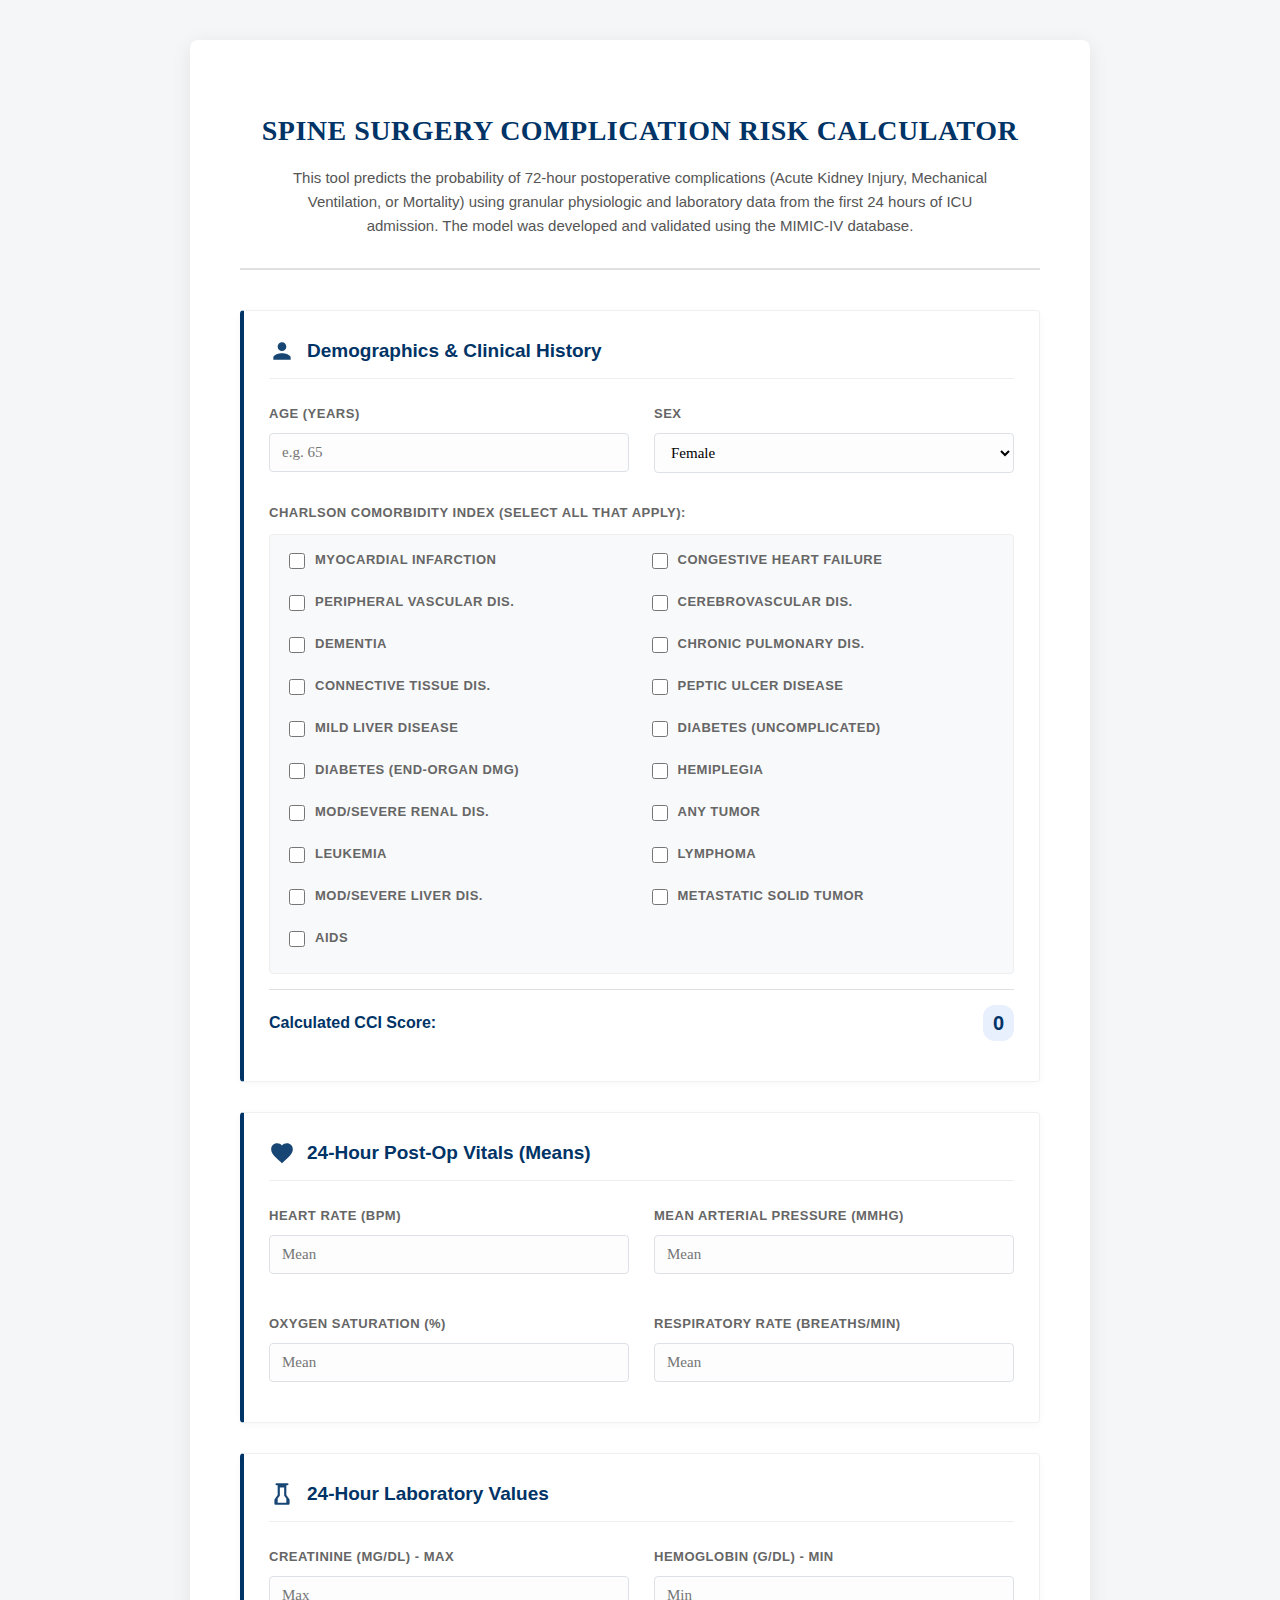
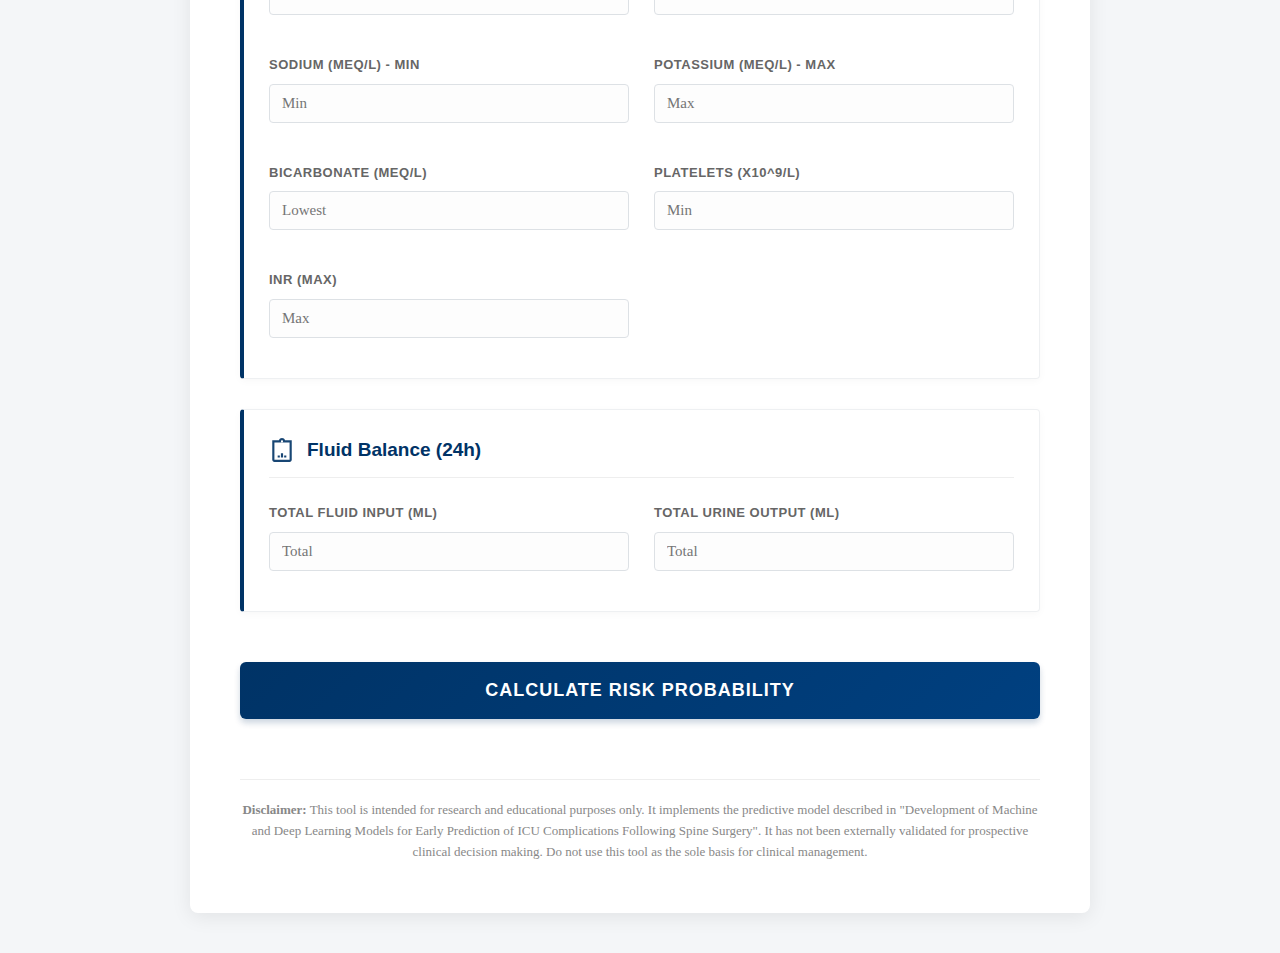
<file: spine-risk-calculator.html>
<!DOCTYPE html>
<html lang="en">

<head>
    <meta charset="UTF-8">
    <meta name="viewport" content="width=device-width, initial-scale=1.0">
    <title>Spine Surgery ICU Risk Calculator</title>
    <link rel="manifest" href="manifest.json">
    <link rel="icon" type="image/svg+xml" href="app-icon.svg">
    <link rel="apple-touch-icon" href="app-icon.svg">
    <meta name="theme-color" content="#003366">
    <style>
        body {
            font-family: Georgia, 'Times New Roman', Times, serif;
            background-color: #f4f6f8;
            /* Soft clinical gray-blue */
            color: #333333;
            line-height: 1.6;
            margin: 0;
            padding: 40px 20px;
        }

        .container {
            max-width: 800px;
            margin: 0 auto;
            border: none;
            border-radius: 8px;
            /* Soft corners */
            padding: 50px;
            background: #ffffff;
            box-shadow: 0 4px 20px rgba(0, 0, 0, 0.08);
            /* Elegant shadow */
        }

        header {
            text-align: center;
            margin-bottom: 40px;
            border-bottom: 2px solid #e0e0e0;
            padding-bottom: 30px;
        }

        h1 {
            color: #003366;
            font-size: 28px;
            margin-bottom: 12px;
            font-weight: 700;
            text-transform: uppercase;
            letter-spacing: 0.5px;
        }

        .description {
            font-family: 'Segoe UI', Tahoma, Geneva, Verdana, sans-serif;
            font-size: 15px;
            color: #555;
            max-width: 700px;
            margin: 0 auto;
            line-height: 1.6;
        }

        .section-box {
            background: #ffffff;
            border: 1px solid #eef0f2;
            border-left: 4px solid #003366;
            /* Accent bar */
            border-radius: 4px;
            padding: 25px;
            margin-bottom: 30px;
            box-shadow: 0 2px 8px rgba(0, 0, 0, 0.03);
            /* Subtle lift */
            transition: transform 0.2s ease;
        }

        .section-box:hover {
            box-shadow: 0 5px 15px rgba(0, 0, 0, 0.06);
        }

        /* Icon styling */
        .icon {
            width: 26px;
            height: 26px;
            fill: #003366;
            vertical-align: text-bottom;
            margin-right: 12px;
            opacity: 0.9;
        }

        h2.section-title {
            color: #003366;
            font-size: 19px;
            font-weight: 600;
            border-bottom: 1px solid #eee;
            padding-bottom: 12px;
            margin-top: 0;
            margin-bottom: 25px;
            font-family: 'Segoe UI', Tahoma, Geneva, Verdana, sans-serif;
            display: flex;
            align-items: center;
        }

        .grid-2 {
            display: grid;
            grid-template-columns: 1fr 1fr;
            gap: 25px;
        }

        @media (max-width: 600px) {
            .grid-2 {
                grid-template-columns: 1fr;
            }
        }

        .form-group {
            margin-bottom: 15px;
        }

        label {
            display: block;
            margin-bottom: 8px;
            font-size: 13px;
            text-transform: uppercase;
            letter-spacing: 0.5px;
            font-weight: 600;
            color: #666;
            font-family: 'Segoe UI', Tahoma, Geneva, Verdana, sans-serif;
        }

        input[type="number"],
        select {
            width: 100%;
            padding: 10px 12px;
            border: 1px solid #dde1e5;
            border-radius: 4px;
            font-family: inherit;
            font-size: 15px;
            box-sizing: border-box;
            transition: border-color 0.2s, box-shadow 0.2s;
            background: #fdfdfd;
        }

        input:focus {
            border-color: #003366;
            outline: none;
            box-shadow: 0 0 0 3px rgba(0, 51, 102, 0.1);
            background: #fff;
        }

        /* CCI Checklist Styling */
        .cci-checklist {
            display: grid;
            grid-template-columns: 1fr 1fr;
            gap: 12px;
            font-family: 'Segoe UI', Tahoma, Geneva, Verdana, sans-serif;
            font-size: 14px;
            background: #f8f9fa;
            padding: 15px;
            border-radius: 4px;
            border: 1px solid #eee;
        }

        .cci-item {
            display: flex;
            align-items: center;
            cursor: pointer;
        }

        .cci-item:hover {
            color: #003366;
        }

        .cci-item input {
            margin-right: 10px;
            width: 16px;
            height: 16px;
            accent-color: #003366;
            cursor: pointer;
        }

        .cci-total {
            margin-top: 15px;
            padding-top: 15px;
            border-top: 1px solid #e0e0e0;
            font-weight: 700;
            font-family: 'Segoe UI', Tahoma, Geneva, Verdana, sans-serif;
            color: #003366;
            display: flex;
            justify-content: space-between;
            align-items: center;
        }

        #cci-display {
            font-size: 20px;
            background: #e8f0fe;
            padding: 2px 10px;
            border-radius: 12px;
        }

        .btn-calculate {
            width: 100%;
            padding: 18px;
            background: linear-gradient(135deg, #003366 0%, #004080 100%);
            color: white;
            border: none;
            border-radius: 6px;
            font-size: 18px;
            font-weight: 600;
            cursor: pointer;
            text-transform: uppercase;
            letter-spacing: 1px;
            margin-top: 20px;
            box-shadow: 0 4px 6px rgba(0, 51, 102, 0.2);
            transition: transform 0.1s, box-shadow 0.1s;
        }

        .btn-calculate:hover {
            transform: translateY(-1px);
            box-shadow: 0 6px 12px rgba(0, 51, 102, 0.25);
        }

        .btn-calculate:active {
            transform: translateY(1px);
        }

        /* Result Panel */
        #result-panel {
            display: none;
            margin-top: 50px;
            padding: 40px;
            background: #ffffff;
            border: 2px solid #e0e0e0;
            border-radius: 8px;
            text-align: center;
            box-shadow: 0 10px 30px rgba(0, 0, 0, 0.05);
        }

        .risk-label {
            font-family: 'Segoe UI', Tahoma, Geneva, Verdana, sans-serif;
            font-size: 16px;
            font-weight: 700;
            margin-bottom: 15px;
            display: inline-block;
            padding: 8px 16px;
            border-radius: 20px;
            text-transform: uppercase;
            letter-spacing: 0.5px;
        }

        .risk-score {
            font-size: 64px;
            font-weight: 700;
            color: #003366;
            margin: 20px 0;
            font-family: Georgia, serif;
            line-height: 1;
        }

        .interpretation {
            font-size: 16px;
            max-width: 650px;
            margin: 20px auto 0;
            color: #444;
            line-height: 1.6;
        }

        .disclaimer {
            margin-top: 60px;
            font-size: 13px;
            color: #888;
            text-align: center;
            border-top: 1px solid #eee;
            padding-top: 20px;
        }
    </style>
</head>

<body>

    <div class="container">
        <header>
            <h1>Spine Surgery Complication Risk Calculator</h1>
            <div class="description">
                This tool predicts the probability of 72-hour postoperative complications (Acute Kidney Injury,
                Mechanical Ventilation, or Mortality) using granular physiologic and laboratory data from the first 24
                hours of ICU admission. The model was developed and validated using the MIMIC-IV database.
            </div>
        </header>

        <form id="riskForm">
            <!-- Demographics -->
            <div class="section-box">
                <h2 class="section-title">
                    <!-- User/Patient Icon -->
                    <svg class="icon" viewBox="0 0 24 24">
                        <path
                            d="M12 12c2.21 0 4-1.79 4-4s-1.79-4-4-4-4 1.79-4 4 1.79 4 4 4zm0 2c-2.67 0-8 1.34-8 4v2h16v-2c0-2.66-5.33-4-8-4z" />
                    </svg>
                    Demographics & Clinical History
                </h2>
                <div class="grid-2">
                    <div class="form-group">
                        <label for="age">Age (years)</label>
                        <input type="number" id="age" name="age" placeholder="e.g. 65" required>
                    </div>
                    <div class="form-group">
                        <label for="sex">Sex</label>
                        <select id="sex" name="sex">
                            <option value="0">Female</option>
                            <option value="1">Male</option>
                        </select>
                    </div>
                </div>

                <div class="form-group" style="margin-top: 15px;">
                    <label style="margin-bottom: 10px;">Charlson Comorbidity Index (Select all that apply):</label>
                    <div class="cci-checklist">
                        <label class="cci-item"><input type="checkbox" class="cci-check" value="1"> Myocardial
                            Infarction</label>
                        <label class="cci-item"><input type="checkbox" class="cci-check" value="1"> Congestive Heart
                            Failure</label>
                        <label class="cci-item"><input type="checkbox" class="cci-check" value="1"> Peripheral Vascular
                            Dis.</label>
                        <label class="cci-item"><input type="checkbox" class="cci-check" value="1"> Cerebrovascular
                            Dis.</label>
                        <label class="cci-item"><input type="checkbox" class="cci-check" value="1"> Dementia</label>
                        <label class="cci-item"><input type="checkbox" class="cci-check" value="1"> Chronic Pulmonary
                            Dis.</label>
                        <label class="cci-item"><input type="checkbox" class="cci-check" value="1"> Connective Tissue
                            Dis.</label>
                        <label class="cci-item"><input type="checkbox" class="cci-check" value="1"> Peptic Ulcer
                            Disease</label>
                        <label class="cci-item"><input type="checkbox" class="cci-check" value="1"> Mild Liver
                            Disease</label>
                        <label class="cci-item"><input type="checkbox" class="cci-check" value="1"> Diabetes
                            (uncomplicated)</label>
                        <label class="cci-item"><input type="checkbox" class="cci-check" value="2"> Diabetes (end-organ
                            dmg)</label>
                        <label class="cci-item"><input type="checkbox" class="cci-check" value="2"> Hemiplegia</label>
                        <label class="cci-item"><input type="checkbox" class="cci-check" value="2"> Mod/Severe Renal
                            Dis.</label>
                        <label class="cci-item"><input type="checkbox" class="cci-check" value="2"> Any Tumor</label>
                        <label class="cci-item"><input type="checkbox" class="cci-check" value="2"> Leukemia</label>
                        <label class="cci-item"><input type="checkbox" class="cci-check" value="2"> Lymphoma</label>
                        <label class="cci-item"><input type="checkbox" class="cci-check" value="3"> Mod/Severe Liver
                            Dis.</label>
                        <label class="cci-item"><input type="checkbox" class="cci-check" value="6"> Metastatic Solid
                            Tumor</label>
                        <label class="cci-item"><input type="checkbox" class="cci-check" value="6"> AIDS</label>
                    </div>
                    <div class="cci-total">
                        <span>Calculated CCI Score:</span>
                        <span id="cci-display">0</span>
                        <input type="hidden" id="cci" value="0">
                    </div>
                </div>
            </div>

            <!-- 24h Vitals -->
            <div class="section-box">
                <h2 class="section-title">
                    <!-- Heart/Vitals Icon -->
                    <svg class="icon" viewBox="0 0 24 24">
                        <path
                            d="M12 21.35l-1.45-1.32C5.4 15.36 2 12.28 2 8.5 2 5.42 4.42 3 7.5 3c1.74 0 3.41.81 4.5 2.09C13.09 3.81 14.76 3 16.5 3 19.58 3 22 5.42 22 8.5c0 3.78-3.4 6.86-8.55 11.54L12 21.35z" />
                    </svg>
                    24-Hour Post-Op Vitals (Means)
                </h2>
                <div class="grid-2">
                    <div class="form-group">
                        <label for="hr">Heart Rate (bpm)</label>
                        <input type="number" id="hr" name="hr" placeholder="Mean" required>
                    </div>
                    <div class="form-group">
                        <label for="map">Mean Arterial Pressure (mmHg)</label>
                        <input type="number" id="map" name="map" placeholder="Mean" required>
                    </div>
                    <div class="form-group">
                        <label for="spo2">Oxygen Saturation (%)</label>
                        <input type="number" id="spo2" name="spo2" placeholder="Mean" required max="100">
                    </div>
                    <div class="form-group">
                        <label for="rr">Respiratory Rate (breaths/min)</label>
                        <input type="number" id="rr" name="rr" placeholder="Mean" required>
                    </div>
                </div>
            </div>

            <!-- 24h Labs -->
            <div class="section-box">
                <h2 class="section-title">
                    <!-- Microscope/Labs Icon -->
                    <svg class="icon" viewBox="0 0 24 24">
                        <path
                            d="M6 22h12a1 1 0 001-1v-4l-3-4V4h1a1 1 0 100-2H7a1 1 0 100 2h1v9l-3 4v4a1 1 0 001 1zm4-16h4v7.5l2 2.66V20H8v-3.84l2-2.66V6z" />
                    </svg>
                    24-Hour Laboratory Values
                </h2>
                <div class="grid-2">
                    <div class="form-group">
                        <label for="creat">Creatinine (mg/dL) - MAX</label>
                        <input type="number" id="creat" name="creat" step="0.1" placeholder="Max" required>
                    </div>
                    <div class="form-group">
                        <label for="hgb">Hemoglobin (g/dL) - MIN</label>
                        <input type="number" id="hgb" name="hgb" step="0.1" placeholder="Min" required>
                    </div>
                    <div class="form-group">
                        <label for="sodium">Sodium (mEq/L) - MIN</label>
                        <input type="number" id="sodium" name="sodium" placeholder="Min" required>
                    </div>
                    <div class="form-group">
                        <label for="potassium">Potassium (mEq/L) - MAX</label>
                        <input type="number" id="potassium" name="potassium" step="0.1" placeholder="Max" required>
                    </div>
                    <div class="form-group">
                        <label for="bicarb">Bicarbonate (mEq/L)</label>
                        <input type="number" id="bicarb" name="bicarb" placeholder="Lowest" required>
                    </div>
                    <div class="form-group">
                        <label for="platelets">Platelets (x10^9/L)</label>
                        <input type="number" id="platelets" name="platelets" placeholder="Min" required>
                    </div>
                    <div class="form-group">
                        <label for="inr">INR (Max)</label>
                        <input type="number" id="inr" name="inr" step="0.1" placeholder="Max" required>
                    </div>
                </div>
            </div>

            <!-- Inputs/Outputs -->
            <div class="section-box">
                <h2 class="section-title">
                    <!-- IV Bag/Fluid Icon -->
                    <svg class="icon" viewBox="0 0 24 24">
                        <path
                            d="M21 3h-6.18C14.4 1.84 13.3 1 12 1s-2.4.84-2.82 2H3v18c0 1.1.9 2 2 2h14c1.1 0 2-.9 2-2V3zM12 3c.55 0 1 .45 1 1s-.45 1-1 1-1-.45-1-1 .45-1 1-1zm7 18H5V5h14v16zm-8-6h2v4h-2zm-3 2h2v2H8zm6 0h2v2h-2z" />
                    </svg>
                    Fluid Balance (24h)
                </h2>
                <div class="grid-2">
                    <div class="form-group">
                        <label for="fluid_in">Total Fluid Input (mL)</label>
                        <input type="number" id="fluid_in" name="fluid_in" placeholder="Total" required>
                    </div>
                    <div class="form-group">
                        <label for="urine_out">Total Urine Output (mL)</label>
                        <input type="number" id="urine_out" name="urine_out" placeholder="Total" required>
                    </div>
                </div>
            </div>

            <button type="button" class="btn-calculate" onclick="calculateRisk()">Calculate Risk Probability</button>
        </form>

        <div id="result-panel">
            <h2 class="section-title" style="text-align: center; border: none; justify-content: center;">
                <svg class="icon" viewBox="0 0 24 24" style="fill: #003366;">
                    <path
                        d="M9 11.75c-.69 0-1.25.56-1.25 1.25s.56 1.25 1.25 1.25 1.25-.56 1.25-1.25-.56-1.25-1.25-1.25zm6 0c-.69 0-1.25.56-1.25 1.25s.56 1.25 1.25 1.25 1.25-.56 1.25-1.25-.56-1.25-1.25-1.25zM12 2C6.48 2 2 6.48 2 12s4.48 10 10 10 10-4.48 10-10S17.52 2 12 2zm0 18c-4.41 0-8-3.59-8-8 0-.29.02-.58.05-.86 2.36-1.05 4.23-2.98 5.21-5.37C11.07 8.33 14.05 10 17.42 10c.78 0 1.53-.09 2.25-.26.21 1.01.33 2.05.33 3.14 0 4.41-3.59 8-8 8z" />
                </svg>
                Predicted 72-Hour Complication Probability
            </h2>
            <div id="riskLabel" class="risk-label" style="background: #eee; border: 1px solid #ccc;">Processing...</div>
            <div id="riskValue" class="risk-score">--%</div>
            <p class="interpretation">
                <strong>Interpretation:</strong> This patient falls into the <span id="riskTierText">--</span> risk
                category based on the logistic regression model validated in <em>the validation study</em>
            </p>
        </div>

        <div class="disclaimer">
            <strong>Disclaimer:</strong> This tool is intended for research and educational purposes only. It implements
            the predictive model described in "Development of Machine and Deep Learning Models for Early Prediction of
            ICU Complications Following Spine Surgery". It has not been externally validated for prospective clinical
            decision making. Do not use this tool as the sole basis for clinical management.
        </div>
    </div>

    <script>
        // CCI Calculator Logic
        const checkboxes = document.querySelectorAll('.cci-check');
        const cciDisplay = document.getElementById('cci-display');
        const cciInput = document.getElementById('cci');

        function updateCCIScore() {
            let score = 0;
            checkboxes.forEach(cb => {
                if (cb.checked) {
                    score += parseInt(cb.value);
                }
            });
            cciDisplay.textContent = score;
            cciInput.value = score;
        }

        checkboxes.forEach(cb => {
            cb.addEventListener('change', updateCCIScore);
        });

        function calculateRisk() {
            // 1. Get Values
            const age = parseFloat(document.getElementById('age').value) || 0;
            const sex = parseFloat(document.getElementById('sex').value) || 0;
            // Get CCI from the computed hidden input
            const cci = parseFloat(document.getElementById('cci').value) || 0;

            const hr = parseFloat(document.getElementById('hr').value) || 0;
            const map = parseFloat(document.getElementById('map').value) || 0;
            const spo2 = parseFloat(document.getElementById('spo2').value) || 0;
            const rr = parseFloat(document.getElementById('rr').value) || 0;

            const creat = parseFloat(document.getElementById('creat').value) || 0;
            const hgb = parseFloat(document.getElementById('hgb').value) || 0;
            const sodium = parseFloat(document.getElementById('sodium').value) || 0;
            const potassium = parseFloat(document.getElementById('potassium').value) || 0;
            const bicarb = parseFloat(document.getElementById('bicarb').value) || 0;
            const platelets = parseFloat(document.getElementById('platelets').value) || 0;
            const inr = parseFloat(document.getElementById('inr').value) || 0;

            const fluid_in = parseFloat(document.getElementById('fluid_in').value) || 0;
            const urine_out = parseFloat(document.getElementById('urine_out').value) || 0;

            // 2. Normalize (Z-score) - Placeholder Stats
            const stats = {
                age: { mean: 60.6, std: 15.5 },
                cci: { mean: 4.1, std: 3.1 },
                hr: { mean: 85, std: 15 },
                map: { mean: 80, std: 12 },
                spo2: { mean: 97, std: 2 },
                rr: { mean: 18, std: 4 },
                creat: { mean: 1.0, std: 0.5 },
                hgb: { mean: 10.5, std: 1.5 },
                sodium: { mean: 139, std: 3 },
                potassium: { mean: 4.0, std: 0.5 },
                bicarb: { mean: 24, std: 3 },
                platelets: { mean: 200, std: 80 },
                inr: { mean: 1.2, std: 0.3 },
                fluid_in: { mean: 2500, std: 1000 },
                urine_out: { mean: 1500, std: 800 }
            };

            const z = (val, key) => (val - stats[key].mean) / stats[key].std;

            // 3. Coefficients (Log-Odds) - Placeholder Weights
            let logOdds = -2.5; // Intercept 

            logOdds += z(age, 'age') * 0.1;
            logOdds += sex * 0.2;
            logOdds += z(cci, 'cci') * 0.1;

            logOdds += z(creat, 'creat') * 0.5;
            logOdds += z(spo2, 'spo2') * -0.5;
            logOdds += z(sodium, 'sodium') * -0.2;
            logOdds += z(hgb, 'hgb') * -0.2;

            logOdds += z(hr, 'hr') * 0.05;
            logOdds += z(map, 'map') * -0.05;
            logOdds += z(rr, 'rr') * 0.05;
            logOdds += z(potassium, 'potassium') * 0.03;
            logOdds += z(inr, 'inr') * 0.1;

            // 4. Probability
            const probability = 1 / (1 + Math.exp(-logOdds));
            const percent = (probability * 100).toFixed(1);

            // 5. Display
            const resultPanel = document.getElementById('result-panel');
            const riskLabel = document.getElementById('riskLabel');
            const riskValue = document.getElementById('riskValue');
            const riskTierText = document.getElementById('riskTierText');

            resultPanel.style.display = 'block';
            riskValue.innerText = percent + "%";

            // Style Update
            if (percent < 20) {
                riskLabel.innerText = "LOW RISK (<20%)";
                riskLabel.style.backgroundColor = "#e8f5e9";
                riskLabel.style.color = "#1b5e20";
                riskLabel.style.border = "1px solid #c8e6c9";

                riskTierText.innerText = "LOW";
                riskTierText.style.color = "#1b5e20";
            } else if (percent < 40) {
                riskLabel.innerText = "MODERATE RISK (20-40%)";
                riskLabel.style.backgroundColor = "#fff3e0";
                riskLabel.style.color = "#e65100";
                riskLabel.style.border = "1px solid #ffe0b2";

                riskTierText.innerText = "MODERATE";
                riskTierText.style.color = "#e65100";
            } else {
                riskLabel.innerText = "HIGH RISK (>40%)";
                riskLabel.style.backgroundColor = "#ffebee";
                riskLabel.style.color = "#b71c1c";
                riskLabel.style.border = "1px solid #ffcdd2";

                riskTierText.innerText = "HIGH";
                riskTierText.style.color = "#b71c1c";
            }

            resultPanel.scrollIntoView({ behavior: "smooth" });
        }
    </script>

</body>

</html>
</file>
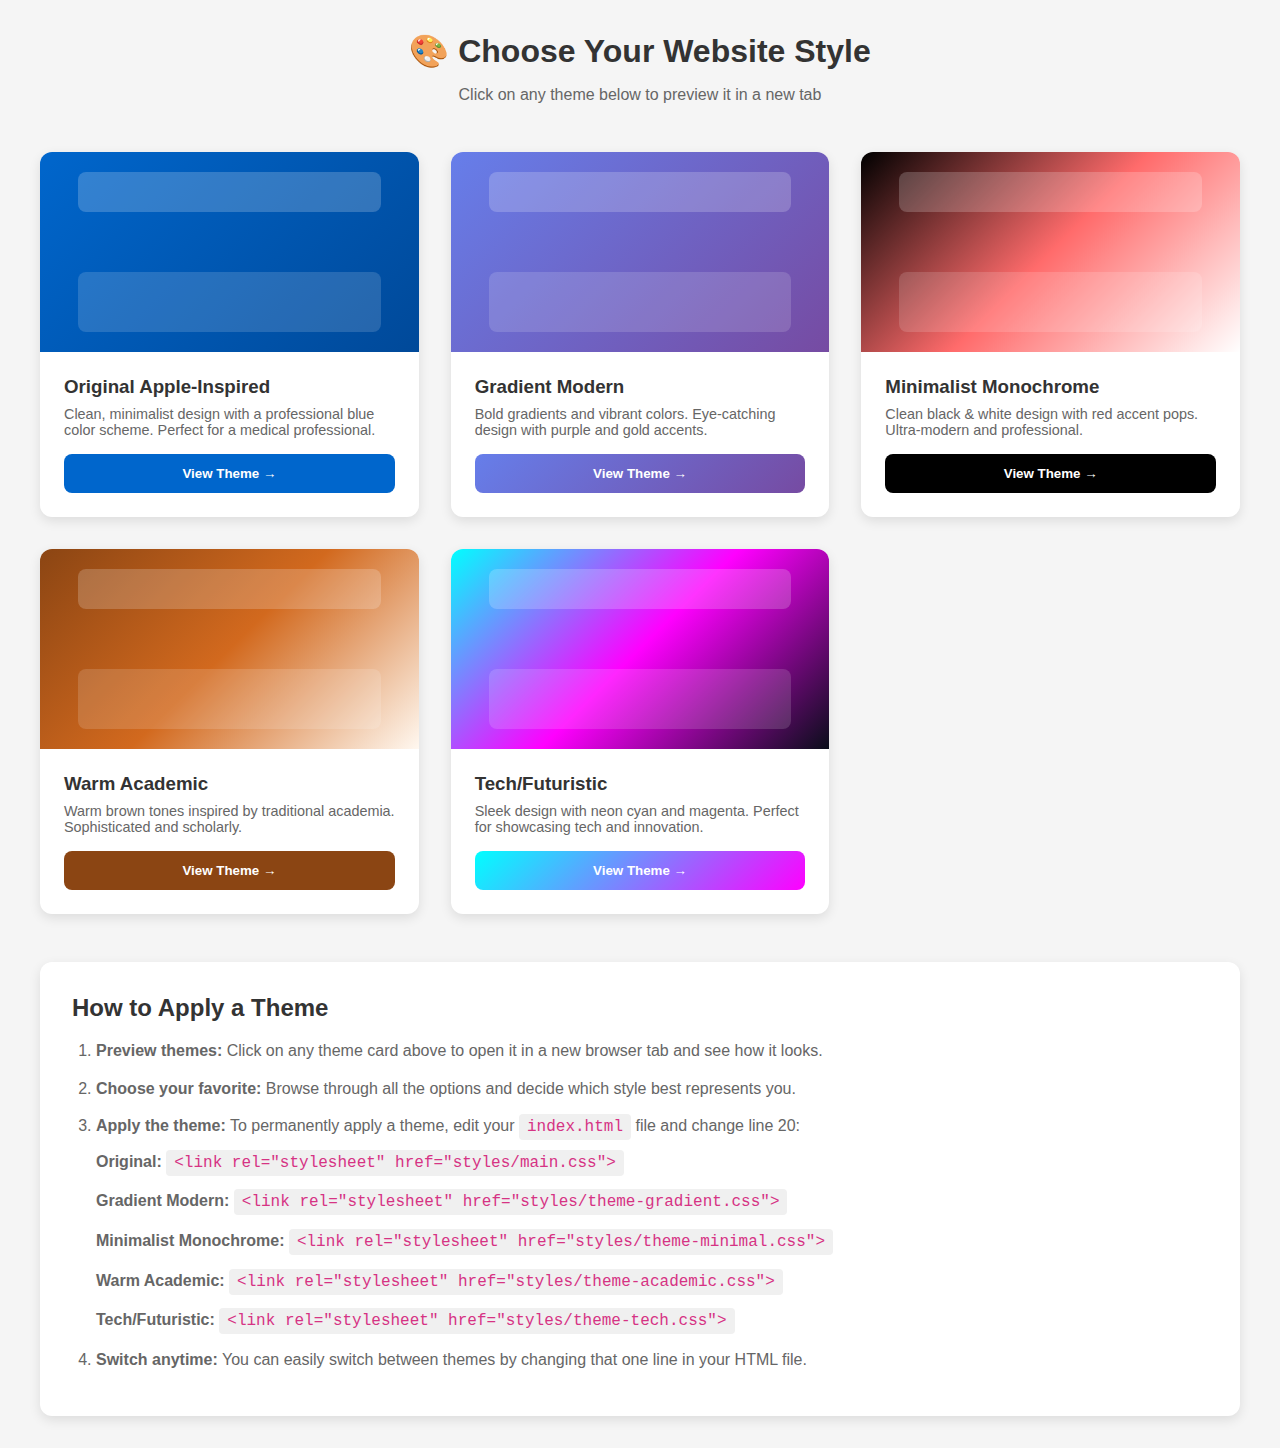
<file: theme-selector.html>
<!DOCTYPE html>
<html lang="en">

<head>
    <meta charset="UTF-8">
    <meta name="viewport" content="width=device-width, initial-scale=1.0">
    <title>Theme Selector - Angel G. A. Prempeh</title>
    <style>
        * {
            margin: 0;
            padding: 0;
            box-sizing: border-box;
        }

        body {
            font-family: 'Inter', -apple-system, BlinkMacSystemFont, 'Segoe UI', sans-serif;
            background: #f5f5f5;
            padding: 2rem;
        }

        .container {
            max-width: 1200px;
            margin: 0 auto;
        }

        h1 {
            text-align: center;
            margin-bottom: 1rem;
            color: #333;
        }

        p {
            text-align: center;
            color: #666;
            margin-bottom: 3rem;
        }

        .theme-grid {
            display: grid;
            grid-template-columns: repeat(auto-fit, minmax(280px, 1fr));
            gap: 2rem;
            margin-bottom: 3rem;
        }

        .theme-card {
            background: white;
            border-radius: 12px;
            overflow: hidden;
            box-shadow: 0 4px 12px rgba(0, 0, 0, 0.1);
            transition: transform 0.3s ease, box-shadow 0.3s ease;
            cursor: pointer;
        }

        .theme-card:hover {
            transform: translateY(-5px);
            box-shadow: 0 8px 24px rgba(0, 0, 0, 0.15);
        }

        .theme-preview {
            height: 200px;
            background: linear-gradient(135deg, #667eea 0%, #764ba2 100%);
            position: relative;
            overflow: hidden;
        }

        .theme-card.original .theme-preview {
            background: linear-gradient(135deg, #0066CC 0%, #004999 100%);
        }

        .theme-card.gradient .theme-preview {
            background: linear-gradient(135deg, #667eea 0%, #764ba2 100%);
        }

        .theme-card.minimal .theme-preview {
            background: linear-gradient(135deg, #000000 0%, #ff6b6b 50%, #ffffff 100%);
        }

        .theme-card.academic .theme-preview {
            background: linear-gradient(135deg, #8B4513 0%, #D2691E 50%, #FFF8F0 100%);
        }

        .theme-card.tech .theme-preview {
            background: linear-gradient(135deg, #00FFFF 0%, #FF00FF 50%, #0A0E1A 100%);
        }

        .theme-preview::before {
            content: '';
            position: absolute;
            top: 10%;
            left: 10%;
            right: 10%;
            height: 40px;
            background: rgba(255, 255, 255, 0.2);
            border-radius: 8px;
        }

        .theme-preview::after {
            content: '';
            position: absolute;
            bottom: 10%;
            left: 10%;
            right: 10%;
            height: 60px;
            background: rgba(255, 255, 255, 0.15);
            border-radius: 8px;
        }

        .theme-info {
            padding: 1.5rem;
        }

        .theme-info h3 {
            margin-bottom: 0.5rem;
            color: #333;
        }

        .theme-info p {
            text-align: left;
            color: #666;
            font-size: 0.9rem;
            margin-bottom: 1rem;
        }

        .theme-info button {
            width: 100%;
            padding: 0.75rem;
            border: none;
            border-radius: 8px;
            background: #0066CC;
            color: white;
            font-weight: 600;
            cursor: pointer;
            transition: background 0.3s ease;
        }

        .theme-info button:hover {
            background: #004999;
        }

        .theme-card.gradient .theme-info button {
            background: linear-gradient(135deg, #667eea 0%, #764ba2 100%);
        }

        .theme-card.minimal .theme-info button {
            background: #000000;
        }

        .theme-card.academic .theme-info button {
            background: #8B4513;
        }

        .theme-card.tech .theme-info button {
            background: linear-gradient(135deg, #00FFFF 0%, #FF00FF 100%);
        }

        .instructions {
            background: white;
            padding: 2rem;
            border-radius: 12px;
            box-shadow: 0 4px 12px rgba(0, 0, 0, 0.1);
        }

        .instructions h2 {
            color: #333;
            margin-bottom: 1rem;
        }

        .instructions ol {
            margin-left: 1.5rem;
            color: #666;
        }

        .instructions li {
            margin-bottom: 0.75rem;
            line-height: 1.6;
        }

        .instructions code {
            background: #f0f0f0;
            padding: 0.25rem 0.5rem;
            border-radius: 4px;
            font-family: 'Courier New', monospace;
            color: #d63384;
        }
    </style>
</head>

<body>
    <div class="container">
        <h1>🎨 Choose Your Website Style</h1>
        <p>Click on any theme below to preview it in a new tab</p>

        <div class="theme-grid">
            <!-- Original Theme -->
            <div class="theme-card original" onclick="openTheme('original')">
                <div class="theme-preview"></div>
                <div class="theme-info">
                    <h3>Original Apple-Inspired</h3>
                    <p>Clean, minimalist design with a professional blue color scheme. Perfect for a medical
                        professional.</p>
                    <button>View Theme →</button>
                </div>
            </div>

            <!-- Gradient Modern -->
            <div class="theme-card gradient" onclick="openTheme('gradient')">
                <div class="theme-preview"></div>
                <div class="theme-info">
                    <h3>Gradient Modern</h3>
                    <p>Bold gradients and vibrant colors. Eye-catching design with purple and gold accents.</p>
                    <button>View Theme →</button>
                </div>
            </div>

            <!-- Minimalist Monochrome -->
            <div class="theme-card minimal" onclick="openTheme('minimal')">
                <div class="theme-preview"></div>
                <div class="theme-info">
                    <h3>Minimalist Monochrome</h3>
                    <p>Clean black & white design with red accent pops. Ultra-modern and professional.</p>
                    <button>View Theme →</button>
                </div>
            </div>

            <!-- Warm Academic -->
            <div class="theme-card academic" onclick="openTheme('academic')">
                <div class="theme-preview"></div>
                <div class="theme-info">
                    <h3>Warm Academic</h3>
                    <p>Warm brown tones inspired by traditional academia. Sophisticated and scholarly.</p>
                    <button>View Theme →</button>
                </div>
            </div>

            <!-- Tech/Futuristic -->
            <div class="theme-card tech" onclick="openTheme('tech')">
                <div class="theme-preview"></div>
                <div class="theme-info">
                    <h3>Tech/Futuristic</h3>
                    <p>Sleek design with neon cyan and magenta. Perfect for showcasing tech and innovation.</p>
                    <button>View Theme →</button>
                </div>
            </div>
        </div>

        <div class="instructions">
            <h2>How to Apply a Theme</h2>
            <ol>
                <li><strong>Preview themes:</strong> Click on any theme card above to open it in a new browser tab and
                    see how it looks.</li>
                <li><strong>Choose your favorite:</strong> Browse through all the options and decide which style best
                    represents you.</li>
                <li><strong>Apply the theme:</strong> To permanently apply a theme, edit your <code>index.html</code>
                    file and change line 20:
                    <ul style="margin-top: 0.5rem; list-style-type: none;">
                        <li style="margin-top: 0.5rem;"><strong>Original:</strong>
                            <code>&lt;link rel="stylesheet" href="styles/main.css"&gt;</code></li>
                        <li><strong>Gradient Modern:</strong>
                            <code>&lt;link rel="stylesheet" href="styles/theme-gradient.css"&gt;</code></li>
                        <li><strong>Minimalist Monochrome:</strong>
                            <code>&lt;link rel="stylesheet" href="styles/theme-minimal.css"&gt;</code></li>
                        <li><strong>Warm Academic:</strong>
                            <code>&lt;link rel="stylesheet" href="styles/theme-academic.css"&gt;</code></li>
                        <li><strong>Tech/Futuristic:</strong>
                            <code>&lt;link rel="stylesheet" href="styles/theme-tech.css"&gt;</code></li>
                    </ul>
                </li>
                <li><strong>Switch anytime:</strong> You can easily switch between themes by changing that one line in
                    your HTML file.</li>
            </ol>
        </div>
    </div>

    <script>
        function openTheme(theme) {
            const basePath = window.location.href.substring(0, window.location.href.lastIndexOf('/'));
            let url;

            switch (theme) {
                case 'original':
                    url = basePath + '/index.html';
                    break;
                case 'gradient':
                    url = basePath + '/preview-gradient.html';
                    break;
                case 'minimal':
                    url = basePath + '/preview-minimal.html';
                    break;
                case 'academic':
                    url = basePath + '/preview-academic.html';
                    break;
                case 'tech':
                    url = basePath + '/preview-tech.html';
                    break;
            }

            window.open(url, '_blank');
        }
    </script>
</body>

</html>
</file>
<file: styles/abra-style.css>
/* ==========================================
   ABRA SHEN INSPIRED LAYOUT
   Navy Blue, White, Gold Theme
   ========================================== */

/* === VARIABLES === */
:root {
    --navy: #002B5C;
    --gold: #C9A961;
    --white: #FFFFFF;
    --text-dark: #1A1A1A;
    --text-gray: #4A5568;
    --bg-light: #F8F9FA;
    --border-light: #E5E7EB;

    --font-main: -apple-system, BlinkMacSystemFont, 'SF Pro Display', 'SF Pro Text', 'Helvetica Neue', Helvetica, Arial, sans-serif;
    --transition: 0.3s ease;
}

/* === RESET === */
* {
    margin: 0;
    padding: 0;
    box-sizing: border-box;
}

html {
    scroll-behavior: smooth;
}

body {
    font-family: var(--font-main);
    color: var(--text-dark);
    background: var(--white);
    line-height: 1.6;
    -webkit-font-smoothing: antialiased;
}

/* === HEADER === */
#header {
    position: fixed;
    top: 0;
    left: 0;
    right: 0;
    background: var(--white);
    border-bottom: 1px solid var(--border-light);
    padding: 1rem 2rem;
    display: flex;
    align-items: center;
    justify-content: space-between;
    z-index: 1000;
    box-shadow: 0 2px 4px rgba(0, 0, 0, 0.05);
}

.site-title {
    font-size: 1.25rem;
    font-weight: 600;
    color: var(--navy);
    position: absolute;
    left: 50%;
    transform: translateX(-50%);
}

.menu-toggle {
    display: none;
    flex-direction: column;
    gap: 5px;
    background: none;
    border: none;
    cursor: pointer;
    padding: 0.5rem;
}

.menu-toggle span {
    width: 24px;
    height: 2px;
    background: var(--navy);
    transition: var(--transition);
}

.main-nav {
    display: flex;
    gap: 2rem;
}

.main-nav a {
    color: var(--text-dark);
    text-decoration: none;
    font-weight: 500;
    font-size: 0.95rem;
    transition: color var(--transition);
}

.main-nav a:hover {
    color: var(--navy);
}

/* === CONTAINER === */
.container {
    max-width: 1100px;
    margin: 0 auto;
    padding: 0 2rem;
}

/* === HERO SECTION === */
.hero {
    padding: 8rem 0 4rem;
    text-align: center;
    background: var(--white);
}

.hero-photo {
    width: 300px;
    height: 300px;
    margin: 0 auto 2rem;
    border-radius: 50%;
    overflow: hidden;
    box-shadow: 0 4px 12px rgba(0, 0, 0, 0.1);
}

.hero-photo img {
    width: 100%;
    height: 100%;
    object-fit: cover;
    object-position: center 10%;
    /* Lower value = show lower part of image = more space above head */
}

.hero-name {
    font-size: 2.5rem;
    font-weight: 700;
    color: var(--text-dark);
    margin-bottom: 0.5rem;
}

.hero-title {
    font-size: 1.25rem;
    color: var(--text-gray);
    margin-bottom: 0.25rem;
}

.hero-subtitle {
    font-size: 1rem;
    color: var(--text-gray);
    margin-bottom: 2rem;
}

.social-links {
    display: flex;
    justify-content: center;
    gap: 1.5rem;
    margin-top: 2rem;
}

.social-links a {
    color: var(--navy);
    transition: color var(--transition);
    display: flex;
    align-items: center;
}

.social-links a:hover {
    color: var(--gold);
}

/* === SECTIONS === */
section {
    padding: 4rem 0;
}

section:nth-child(even) {
    background: var(--bg-light);
}

h3 {
    font-size: 2rem;
    font-weight: 700;
    color: var(--navy);
    margin-bottom: 2rem;
    text-align: center;
}

/* === ABOUT === */
.about p {
    font-size: 1.125rem;
    line-height: 1.8;
    color: var(--text-dark);
    text-align: center;
    max-width: 850px;
    margin: 0 auto;
}

/* === PROJECTS === */
.project-card {
    display: grid;
    grid-template-columns: 1fr 1fr;
    gap: 3rem;
    align-items: center;
    background: var(--white);
    padding: 2rem;
    border-radius: 8px;
    box-shadow: 0 2px 8px rgba(0, 0, 0, 0.08);
}

.project-image img {
    width: 100%;
    height: 300px;
    object-fit: cover;
    border-radius: 4px;
}

.project-content h4 {
    font-size: 1.5rem;
    font-weight: 600;
    color: var(--navy);
    margin-bottom: 1rem;
}

.project-content p {
    font-size: 1rem;
    line-height: 1.7;
    color: var(--text-gray);
}

/* === ACTIVITIES === */
.activities-grid {
    display: grid;
    grid-template-columns: repeat(auto-fit, minmax(300px, 1fr));
    gap: 2rem;
}

.activity-card {
    background: var(--white);
    padding: 2rem;
    border-radius: 8px;
    box-shadow: 0 2px 8px rgba(0, 0, 0, 0.08);
    text-align: center;
}

.activity-icon {
    font-size: 3rem;
    margin-bottom: 1rem;
}

.activity-card h4 {
    font-size: 1.25rem;
    font-weight: 600;
    color: var(--navy);
    margin-bottom: 0.75rem;
}

.activity-card p {
    font-size: 1rem;
    line-height: 1.6;
    color: var(--text-gray);
}

/* === PUBLICATIONS === */
.publications-grid {
    display: grid;
    grid-template-columns: repeat(auto-fit, minmax(300px, 1fr));
    gap: 2rem;
}

.publication-card {
    background: var(--white);
    padding: 2rem;
    border-radius: 8px;
    border-top: 3px solid var(--gold);
    box-shadow: 0 2px 8px rgba(0, 0, 0, 0.08);
    transition: transform var(--transition), box-shadow var(--transition);
}

.publication-card:hover {
    transform: translateY(-4px);
    box-shadow: 0 4px 16px rgba(0, 0, 0, 0.12);
}

.publication-card h4 {
    font-size: 1.125rem;
    font-weight: 600;
    color: var(--navy);
    margin-bottom: 0.75rem;
    line-height: 1.4;
}

.journal {
    font-size: 0.875rem;
    color: var(--gold);
    font-weight: 600;
    margin-bottom: 0.75rem;
    text-transform: uppercase;
    letter-spacing: 0.5px;
}

.description {
    font-size: 0.95rem;
    line-height: 1.6;
    color: var(--text-gray);
    margin-bottom: 1rem;
}

.pub-link {
    display: inline-block;
    color: var(--navy);
    text-decoration: none;
    font-weight: 600;
    font-size: 0.95rem;
    transition: color var(--transition);
}

.pub-link:hover {
    color: var(--gold);
}

/* === FOOTER === */
footer {
    background: var(--bg-light);
    padding: 2rem 0;
    text-align: center;
    border-top: 1px solid var(--border-light);
}

footer p {
    color: var(--text-gray);
    font-size: 0.9rem;
}

/* === MOBILE RESPONSIVE === */
@media (max-width: 768px) {
    .menu-toggle {
        display: flex;
    }

    .site-title {
        position: static;
        transform: none;
    }

    .main-nav {
        position: fixed;
        top: 60px;
        left: 0;
        right: 0;
        background: var(--white);
        flex-direction: column;
        padding: 2rem;
        gap: 1.5rem;
        box-shadow: 0 4px 8px rgba(0, 0, 0, 0.1);
        transform: translateY(-150%);
        transition: transform var(--transition);
    }

    .main-nav.active {
        transform: translateY(0);
    }

    .menu-toggle.active span:nth-child(1) {
        transform: rotate(45deg) translate(6px, 6px);
    }

    .menu-toggle.active span:nth-child(2) {
        opacity: 0;
    }

    .menu-toggle.active span:nth-child(3) {
        transform: rotate(-45deg) translate(6px, -6px);
    }

    .hero {
        padding: 6rem 0 3rem;
    }

    .hero-photo {
        width: 250px;
        height: 250px;
    }

    .hero-name {
        font-size: 2rem;
    }

    .project-card {
        grid-template-columns: 1fr;
        gap: 1.5rem;
    }

    .activities-grid,
    .publications-grid {
        grid-template-columns: 1fr;
    }
}

@media (max-width: 480px) {
    .hero-photo {
        width: 220px;
        height: 220px;
    }

    .hero-name {
        font-size: 1.75rem;
    }

    h3 {
        font-size: 1.75rem;
    }
}

/* === UTILITIES & SHOW MORE === */
.hidden {
    display: none !important;
}

.show-more-container {
    text-align: center;
    margin-top: 3rem;
}

.show-more-btn {
    background: transparent;
    border: 2px solid var(--navy);
    color: var(--navy);
    padding: 0.75rem 2rem;
    font-size: 1rem;
    font-weight: 600;
    border-radius: 50px;
    cursor: pointer;
    transition: all 0.3s ease;
}

.show-more-btn:hover {
    background: var(--navy);
    color: var(--white);
}

.extra-projects-list {
    margin-top: 2rem;
    background: var(--white);
    padding: 3rem 2rem;
    border-radius: 8px;
    box-shadow: 0 2px 8px rgba(0,0,0,0.08);
}

.extra-projects-list h4 {
    color: var(--navy);
    margin-bottom: 1.5rem;
    text-align: center;
}

.extra-projects-list ol, .extra-projects-list ul {
    padding-left: 1.5rem;
    max-width: 850px;
    margin: 0 auto;
}

.extra-projects-list li {
    margin-bottom: 1.25rem;
    font-size: 1.05rem;
    color: var(--text-dark);
    line-height: 1.5;
}

.extra-projects-list li:last-child {
    margin-bottom: 0;
}
</file>
<file: styles/theme-academic.css>
/* ===================================
   WARM ACADEMIC THEME
   Warm tones inspired by academia
   =================================== */

/* === CSS VARIABLES === */
:root {
    /* Colors - Light Theme */
    --color-primary: #8B4513;
    --color-primary-dark: #654321;
    --color-secondary: #D2691E;
    --color-background: #FFF8F0;
    --color-background-alt: #F5E6D3;
    --color-surface: rgba(255, 248, 240, 0.95);
    --color-text: #2C1810;
    --color-text-secondary: #6B5444;
    --color-border: #D4C5B9;
    --color-accent: #B8860B;

    /* Typography */
    --font-primary: 'Inter', Georgia, 'Times New Roman', serif;

    --font-size-hero: clamp(2.5rem, 6vw, 4rem);
    --font-size-h2: clamp(2rem, 4vw, 3rem);
    --font-size-h3: clamp(1.25rem, 2.5vw, 1.75rem);
    --font-size-body: clamp(1rem, 1.5vw, 1.125rem);

    /* Spacing */
    --spacing-sm: 1rem;
    --spacing-md: 2rem;
    --spacing-lg: 4rem;
    --spacing-xl: 6rem;

    /* Layout */
    --container-width: 1100px;
    --section-padding: clamp(4rem, 10vh, 6rem);

    /* Effects */
    --transition: cubic-bezier(0.4, 0, 0.2, 1);
    --shadow: 0 4px 12px rgba(139, 69, 19, 0.1);
    --shadow-lg: 0 8px 24px rgba(139, 69, 19, 0.15);
}

/* Dark Theme */
[data-theme="dark"] {
    --color-primary: #D2691E;
    --color-primary-dark: #CD853F;
    --color-secondary: #F4A460;
    --color-background: #1A1410;
    --color-background-alt: #2C1F18;
    --color-surface: rgba(26, 20, 16, 0.95);
    --color-text: #F5E6D3;
    --color-text-secondary: #B8A89D;
    --color-border: #3E3228;
    --color-accent: #DAA520;
}

/* === RESET & BASE === */
* {
    margin: 0;
    padding: 0;
    box-sizing: border-box;
}

html {
    scroll-behavior: smooth;
}

body {
    font-family: var(--font-primary);
    color: var(--color-text);
    background-color: var(--color-background);
    line-height: 1.8;
    -webkit-font-smoothing: antialiased;
}

/* === TYPOGRAPHY === */
h1,
h2,
h3,
h4,
h5,
h6 {
    font-weight: 600;
    line-height: 1.3;
    color: var(--color-primary);
    font-family: var(--font-primary);
}

h2 {
    font-size: var(--font-size-h2);
    margin-bottom: var(--spacing-sm);
    border-bottom: 3px solid var(--color-accent);
    padding-bottom: 0.5rem;
    display: inline-block;
}

h3 {
    font-size: var(--font-size-h3);
}

p {
    font-size: var(--font-size-body);
    color: var(--color-text-secondary);
    line-height: 1.8;
}

a {
    color: var(--color-primary);
    text-decoration: none;
    transition: color 0.3s var(--transition);
}

a:hover {
    color: var(--color-accent);
}

/* === LAYOUT === */
.container {
    max-width: var(--container-width);
    margin: 0 auto;
    padding: 0 2rem;
}

section {
    padding: var(--section-padding) 0;
}

section:nth-child(even) {
    background: var(--color-background-alt);
}

/* === HEADER === */
header {
    position: fixed;
    top: 0;
    left: 0;
    right: 0;
    z-index: 1000;
    background: var(--color-surface);
    backdrop-filter: blur(10px);
    -webkit-backdrop-filter: blur(10px);
    border-bottom: 3px solid var(--color-accent);
    box-shadow: var(--shadow);
    transition: transform 0.3s var(--transition);
}

header.hidden {
    transform: translateY(-100%);
}

nav {
    display: flex;
    justify-content: space-between;
    align-items: center;
    padding: 1.25rem 0;
}

.logo {
    font-size: 1.375rem;
    font-weight: 700;
    color: var(--color-primary);
    font-family: Georgia, serif;
    letter-spacing: 0.02em;
}

.nav-links {
    display: flex;
    gap: 2.5rem;
    list-style: none;
}

.nav-links a {
    color: var(--color-text-secondary);
    font-weight: 500;
    font-size: 0.95rem;
    position: relative;
    padding-bottom: 3px;
}

.nav-links a::after {
    content: '';
    position: absolute;
    bottom: 0;
    left: 0;
    width: 0;
    height: 2px;
    background: var(--color-accent);
    transition: width 0.3s var(--transition);
}

.nav-links a:hover::after,
.nav-links a.active::after {
    width: 100%;
}

.nav-links a:hover,
.nav-links a.active {
    color: var(--color-primary);
}

.theme-toggle {
    background: var(--color-accent);
    border: none;
    cursor: pointer;
    font-size: 1.25rem;
    padding: 0.6rem;
    margin-left: 1rem;
    border-radius: 8px;
    box-shadow: var(--shadow);
    transition: all 0.3s var(--transition);
}

.theme-toggle:hover {
    background: var(--color-primary);
    transform: scale(1.05);
}

.mobile-menu-btn {
    display: none;
    background: none;
    border: none;
    cursor: pointer;
    padding: 0.5rem;
    flex-direction: column;
    gap: 4px;
}

.mobile-menu-btn span {
    display: block;
    width: 24px;
    height: 2px;
    background: var(--color-primary);
    transition: all 0.3s var(--transition);
}

/* === HERO SECTION === */
.hero {
    min-height: 100vh;
    display: flex;
    align-items: center;
    padding-top: 80px;
    background: linear-gradient(135deg, var(--color-background) 0%, var(--color-background-alt) 100%);
}

.hero-container {
    display: grid;
    grid-template-columns: 1fr 1.5fr;
    gap: 4rem;
    align-items: center;
}

.hero-image {
    position: relative;
}

.hero-image::before {
    content: '';
    position: absolute;
    top: 12px;
    left: 12px;
    right: -12px;
    bottom: -12px;
    background: var(--color-accent);
    opacity: 0.3;
    border-radius: 12px;
    z-index: -1;
}

.hero-image img {
    width: 100%;
    height: auto;
    border-radius: 12px;
    box-shadow: var(--shadow-lg);
    object-fit: cover;
    border: 4px solid var(--color-surface);
}

.hero-content h1 {
    font-size: var(--font-size-hero);
    margin-bottom: 1rem;
    font-weight: 700;
}

.hero-content .subtitle {
    font-size: 1.375rem;
    color: var(--color-accent);
    margin-bottom: 1.5rem;
    font-weight: 500;
    font-style: italic;
}

.hero-content .bio {
    font-size: 1.125rem;
    line-height: 1.9;
    margin-bottom: 2rem;
}

.hero-links {
    display: flex;
    gap: 1rem;
    flex-wrap: wrap;
}

/* === BUTTONS === */
.btn {
    display: inline-block;
    padding: 0.9rem 2.25rem;
    border-radius: 6px;
    font-weight: 600;
    font-size: 1rem;
    cursor: pointer;
    transition: all 0.3s var(--transition);
    border: 2px solid transparent;
}

.btn-primary {
    background: var(--color-primary);
    color: #FFF8F0;
    box-shadow: var(--shadow);
}

.btn-primary:hover {
    background: var(--color-primary-dark);
    transform: translateY(-2px);
    box-shadow: var(--shadow-lg);
    color: #FFF8F0;
}

.btn-secondary {
    background: transparent;
    color: var(--color-primary);
    border-color: var(--color-primary);
}

.btn-secondary:hover {
    background: var(--color-primary);
    color: #FFF8F0;
}

/* === SECTION HEADERS === */
.section-header {
    text-align: center;
    margin-bottom: var(--spacing-lg);
}

.section-header h2 {
    display: inline-block;
}

.section-header .subtitle {
    font-size: 1.125rem;
    color: var(--color-text-secondary);
    margin-top: 1rem;
    font-style: italic;
}

/* === ABOUT SECTION === */
.about-content {
    max-width: 800px;
    margin: 0 auto;
}

.about-content p {
    font-size: 1.125rem;
    margin-bottom: 1.5rem;
    text-align: justify;
}

.interests {
    margin-top: 3rem;
    padding: 2.5rem;
    background: var(--color-background);
    border-radius: 12px;
    box-shadow: var(--shadow);
    border-left: 5px solid var(--color-accent);
}

.interests h3 {
    margin-bottom: 1.5rem;
}

.interests ul {
    list-style: none;
    display: grid;
    grid-template-columns: repeat(auto-fit, minmax(250px, 1fr));
    gap: 1.25rem;
}

.interests li {
    font-size: 1.125rem;
    color: var(--color-text);
    padding-left: 2rem;
    position: relative;
}

.interests li::before {
    content: '▸';
    position: absolute;
    left: 0;
    color: var(--color-accent);
    font-size: 1.5rem;
}

/* === HIGHLIGHTS === */
.highlights-grid {
    display: grid;
    gap: 3rem;
}

.highlight-card {
    display: grid;
    grid-template-columns: 1fr 1fr;
    gap: 3rem;
    align-items: center;
    padding: 2.5rem;
    background: var(--color-background);
    border-radius: 12px;
    box-shadow: var(--shadow);
    transition: all 0.3s var(--transition);
    border-left: 5px solid var(--color-accent);
}

.highlight-card:hover {
    transform: translateY(-3px);
    box-shadow: var(--shadow-lg);
}

.highlight-card:nth-child(even) {
    grid-template-columns: 1fr 1fr;
    border-left: none;
    border-right: 5px solid var(--color-accent);
}

.highlight-card:nth-child(even) .highlight-image {
    order: 2;
}

.highlight-image img {
    width: 100%;
    height: 300px;
    object-fit: cover;
    border-radius: 8px;
    box-shadow: var(--shadow);
    border: 3px solid var(--color-surface);
}

.highlight-content h3 {
    margin-bottom: 0.75rem;
    color: var(--color-primary);
}

.highlight-content p {
    font-size: 1.0625rem;
}

/* === RESEARCH === */
.research-grid {
    display: grid;
    grid-template-columns: repeat(auto-fit, minmax(320px, 1fr));
    gap: 2rem;
    margin-bottom: var(--spacing-lg);
}

.research-card {
    padding: 2.5rem;
    background: var(--color-background);
    border-radius: 12px;
    box-shadow: var(--shadow);
    transition: all 0.3s var(--transition);
    border-top: 4px solid var(--color-accent);
}

.research-card:hover {
    transform: translateY(-4px);
    box-shadow: var(--shadow-lg);
}

.research-card.featured {
    grid-column: span 2;
    background: linear-gradient(135deg, var(--color-background) 0%, var(--color-background-alt) 100%);
    border-top: 6px solid var(--color-primary);
}

.research-card h3 {
    font-size: 1.3rem;
    margin: 1rem 0 0.5rem 0;
    line-height: 1.4;
}

.journal {
    font-size: 0.9375rem;
    color: var(--color-accent);
    font-weight: 600;
    margin-bottom: 0.75rem;
}

.research-card p {
    font-size: 1rem;
    margin-bottom: 1rem;
}

.research-link {
    font-weight: 600;
    display: inline-flex;
    align-items: center;
    gap: 0.5rem;
    color: var(--color-primary);
}

/* === BADGES === */
.badge {
    display: inline-block;
    padding: 0.4rem 1rem;
    border-radius: 6px;
    font-size: 0.875rem;
    font-weight: 600;
    color: white;
}

.badge.peer-review {
    background: #10b981;
}

.badge.podium {
    background: #f59e0b;
}

.badge.poster {
    background: #8b5cf6;
}

.badge.ongoing {
    background: #ef4444;
}

/* === RESEARCH SUMMARY === */
.research-summary {
    display: grid;
    grid-template-columns: repeat(auto-fit, minmax(200px, 1fr));
    gap: 2rem;
    padding: 3rem 0;
    text-align: center;
}

.stat {
    display: flex;
    flex-direction: column;
    gap: 0.5rem;
    padding: 2rem;
    background: var(--color-background);
    border-radius: 12px;
    box-shadow: var(--shadow);
    border-bottom: 4px solid var(--color-accent);
    transition: all 0.3s var(--transition);
}

.stat:hover {
    transform: translateY(-3px);
    box-shadow: var(--shadow-lg);
}

.stat-number {
    font-size: 3rem;
    font-weight: 700;
    color: var(--color-primary);
}

.stat-label {
    font-size: 1rem;
    color: var(--color-text-secondary);
    font-weight: 500;
}

.view-all {
    text-align: center;
    padding: 2.5rem;
    background: var(--color-background);
    border-radius: 12px;
    box-shadow: var(--shadow);
}

.view-all p {
    font-size: 1.125rem;
}

/* === ACTIVITIES === */
.activities-grid {
    display: grid;
    grid-template-columns: repeat(auto-fit, minmax(280px, 1fr));
    gap: 2rem;
}

.activity-card {
    padding: 2.5rem;
    background: var(--color-background);
    border-radius: 12px;
    box-shadow: var(--shadow);
    text-align: center;
    transition: all 0.3s var(--transition);
    border-top: 4px solid var(--color-accent);
}

.activity-card:hover {
    transform: translateY(-4px);
    box-shadow: var(--shadow-lg);
}

.activity-card.featured-activity {
    grid-column: span 2;
    background: linear-gradient(135deg, var(--color-background) 0%, var(--color-background-alt) 100%);
    border-top: 6px solid var(--color-primary);
}

.activity-icon {
    font-size: 3rem;
    margin-bottom: 1.5rem;
}

.activity-card h3 {
    margin-bottom: 0.75rem;
}

.activity-card p {
    font-size: 1rem;
    margin-bottom: 1rem;
}

.activity-link {
    display: inline-flex;
    align-items: center;
    gap: 0.5rem;
    font-weight: 600;
    margin-top: 1rem;
    padding: 0.85rem 1.75rem;
    background: var(--color-accent);
    color: white;
    border-radius: 6px;
    transition: all 0.3s var(--transition);
    box-shadow: var(--shadow);
}

.activity-link:hover {
    background: var(--color-primary);
    transform: translateY(-2px);
    box-shadow: var(--shadow-lg);
    color: white;
}

/* === CONTACT === */
.contact-content {
    max-width: 600px;
    margin: 0 auto;
    text-align: center;
}

.social-links {
    display: flex;
    justify-content: center;
    gap: 1.5rem;
    margin-top: 2rem;
}

.social-link {
    width: 60px;
    height: 60px;
    border-radius: 10px;
    background: var(--color-accent);
    color: white;
    display: flex;
    align-items: center;
    justify-content: center;
    font-size: 1.75rem;
    transition: all 0.3s var(--transition);
    box-shadow: var(--shadow);
}

.social-link:hover {
    transform: translateY(-5px) rotate(5deg);
    box-shadow: var(--shadow-lg);
    background: var(--color-primary);
    color: white;
}

/* === FOOTER === */
footer {
    background: var(--color-background-alt);
    padding: 2rem 0;
    text-align: center;
    border-top: 3px solid var(--color-accent);
}

footer p {
    color: var(--color-text-secondary);
    font-size: 0.9375rem;
}

/* === RESPONSIVE === */
@media (max-width: 768px) {
    .hero-container {
        grid-template-columns: 1fr;
        gap: 2rem;
        text-align: center;
    }

    .hero-image {
        max-width: 400px;
        margin: 0 auto;
    }

    .hero-links {
        justify-content: center;
    }

    .nav-links {
        position: fixed;
        top: 73px;
        left: 0;
        right: 0;
        background: var(--color-surface);
        backdrop-filter: blur(10px);
        flex-direction: column;
        padding: 2rem;
        gap: 1rem;
        transform: translateY(-150%);
        transition: transform 0.3s var(--transition);
        border-bottom: 3px solid var(--color-accent);
    }

    .nav-links.active {
        transform: translateY(0);
    }

    .mobile-menu-btn {
        display: flex;
    }

    .mobile-menu-btn.active span:nth-child(1) {
        transform: rotate(45deg) translate(5px, 5px);
    }

    .mobile-menu-btn.active span:nth-child(2) {
        opacity: 0;
    }

    .mobile-menu-btn.active span:nth-child(3) {
        transform: rotate(-45deg) translate(7px, -7px);
    }

    .highlight-card {
        grid-template-columns: 1fr !important;
    }

    .highlight-card:nth-child(even) .highlight-image {
        order: 0;
    }

    .highlight-card:nth-child(even) {
        border-right: none;
        border-left: 5px solid var(--color-accent);
    }

    .research-card.featured {
        grid-column: span 1;
    }

    .interests ul {
        grid-template-columns: 1fr;
    }

    .activity-card.featured-activity {
        grid-column: span 1;
    }

    .about-content p {
        text-align: left;
    }
}

/* === ANIMATIONS === */
@keyframes fadeInUp {
    from {
        opacity: 0;
        transform: translateY(30px);
    }

    to {
        opacity: 1;
        transform: translateY(0);
    }
}

.animate-in {
    animation: fadeInUp 0.6s var(--transition) forwards;
}

/* === SCROLLBAR === */
::-webkit-scrollbar {
    width: 10px;
}

::-webkit-scrollbar-track {
    background: var(--color-background-alt);
}

::-webkit-scrollbar-thumb {
    background: var(--color-accent);
    border-radius: 5px;
}

::-webkit-scrollbar-thumb:hover {
    background: var(--color-primary);
}
</file>
<file: styles/theme-gradient.css>
/* ===================================
   GRADIENT MODERN THEME
   Bold gradients and vibrant colors
   =================================== */

/* === CSS VARIABLES === */
:root {
    /* Colors - Light Theme */
    --color-primary: linear-gradient(135deg, #667eea 0%, #764ba2 100%);
    --color-primary-solid: #667eea;
    --color-primary-dark: #5568d3;
    --color-secondary: #f093fb;
    --color-background: #ffffff;
    --color-background-alt: linear-gradient(135deg, #fdfcfb 0%, #e2d1c3 100%);
    --color-surface: rgba(255, 255, 255, 0.95);
    --color-text: #1a1a1a;
    --color-text-secondary: #4a5568;
    --color-border: #e2e8f0;

    /* Typography */
    --font-primary: 'Inter', -apple-system, BlinkMacSystemFont, 'Segoe UI', sans-serif;

    --font-size-hero: clamp(2.5rem, 6vw, 4.5rem);
    --font-size-h2: clamp(2rem, 4vw, 3.5rem);
    --font-size-h3: clamp(1.25rem, 2.5vw, 2rem);
    --font-size-body: clamp(1rem, 1.5vw, 1.125rem);

    /* Spacing */
    --spacing-sm: 1rem;
    --spacing-md: 2rem;
    --spacing-lg: 4rem;
    --spacing-xl: 6rem;

    /* Layout */
    --container-width: 1100px;
    --section-padding: clamp(4rem, 10vh, 6rem);

    /* Effects */
    --transition: cubic-bezier(0.4, 0, 0.2, 1);
    --shadow: 0 10px 30px -5px rgba(102, 126, 234, 0.3);
    --shadow-lg: 0 20px 60px -10px rgba(102, 126, 234, 0.4);
}

/* Dark Theme */
[data-theme="dark"] {
    --color-primary: linear-gradient(135deg, #a78bfa 0%, #ec4899 100%);
    --color-primary-solid: #a78bfa;
    --color-primary-dark: #9333ea;
    --color-secondary: #fbbf24;
    --color-background: #0f172a;
    --color-background-alt: linear-gradient(135deg, #1e293b 0%, #334155 100%);
    --color-surface: rgba(30, 41, 59, 0.95);
    --color-text: #f1f5f9;
    --color-text-secondary: #94a3b8;
    --color-border: #334155;
    --shadow: 0 10px 30px -5px rgba(167, 139, 250, 0.4);
    --shadow-lg: 0 20px 60px -10px rgba(167, 139, 250, 0.5);
}

/* === RESET & BASE === */
* {
    margin: 0;
    padding: 0;
    box-sizing: border-box;
}

html {
    scroll-behavior: smooth;
}

body {
    font-family: var(--font-primary);
    color: var(--color-text);
    background: var(--color-background);
    line-height: 1.7;
    -webkit-font-smoothing: antialiased;
}

/* === TYPOGRAPHY === */
h1,
h2,
h3,
h4,
h5,
h6 {
    font-weight: 700;
    line-height: 1.2;
    background: var(--color-primary);
    -webkit-background-clip: text;
    -webkit-text-fill-color: transparent;
    background-clip: text;
}

h2 {
    font-size: var(--font-size-h2);
    margin-bottom: var(--spacing-sm);
}

h3 {
    font-size: var(--font-size-h3);
}

p {
    font-size: var(--font-size-body);
    color: var(--color-text-secondary);
    line-height: 1.7;
}

a {
    color: var(--color-primary-solid);
    text-decoration: none;
    transition: all 0.3s var(--transition);
}

a:hover {
    color: var(--color-primary-dark);
    transform: translateY(-2px);
}

/* === LAYOUT === */
.container {
    max-width: var(--container-width);
    margin: 0 auto;
    padding: 0 2rem;
}

section {
    padding: var(--section-padding) 0;
    position: relative;
}

section:nth-child(even) {
    background: var(--color-background-alt);
}

/* === HEADER === */
header {
    position: fixed;
    top: 0;
    left: 0;
    right: 0;
    z-index: 1000;
    background: var(--color-surface);
    backdrop-filter: blur(20px);
    -webkit-backdrop-filter: blur(20px);
    border-bottom: 2px solid transparent;
    border-image: var(--color-primary) 1;
    transition: transform 0.3s var(--transition);
}

header.hidden {
    transform: translateY(-100%);
}

nav {
    display: flex;
    justify-content: space-between;
    align-items: center;
    padding: 1.25rem 0;
}

.logo {
    font-size: 1.5rem;
    font-weight: 700;
    background: var(--color-primary);
    -webkit-background-clip: text;
    -webkit-text-fill-color: transparent;
    background-clip: text;
}

.nav-links {
    display: flex;
    gap: 2.5rem;
    list-style: none;
}

.nav-links a {
    color: var(--color-text-secondary);
    font-weight: 600;
    font-size: 1rem;
    position: relative;
    transition: color 0.3s var(--transition);
}

.nav-links a::after {
    content: '';
    position: absolute;
    bottom: -5px;
    left: 0;
    width: 0;
    height: 3px;
    background: var(--color-primary);
    transition: width 0.3s var(--transition);
}

.nav-links a:hover::after,
.nav-links a.active::after {
    width: 100%;
}

.nav-links a:hover,
.nav-links a.active {
    color: var(--color-primary-solid);
}

.theme-toggle {
    background: var(--color-primary);
    border: none;
    cursor: pointer;
    font-size: 1.25rem;
    padding: 0.75rem;
    margin-left: 1rem;
    border-radius: 50%;
    transition: all 0.3s var(--transition);
}

.theme-toggle:hover {
    transform: rotate(180deg) scale(1.1);
    box-shadow: var(--shadow);
}

.mobile-menu-btn {
    display: none;
    background: none;
    border: none;
    cursor: pointer;
    padding: 0.5rem;
    flex-direction: column;
    gap: 4px;
}

.mobile-menu-btn span {
    display: block;
    width: 24px;
    height: 3px;
    background: var(--color-primary-solid);
    transition: all 0.3s var(--transition);
    border-radius: 2px;
}

/* === HERO SECTION === */
.hero {
    min-height: 100vh;
    display: flex;
    align-items: center;
    padding-top: 80px;
    background: linear-gradient(135deg, rgba(102, 126, 234, 0.05) 0%, rgba(246, 211, 101, 0.05) 100%);
    position: relative;
    overflow: hidden;
}

.hero::before {
    content: '';
    position: absolute;
    top: -50%;
    right: -25%;
    width: 800px;
    height: 800px;
    background: var(--color-primary);
    opacity: 0.1;
    border-radius: 50%;
    filter: blur(80px);
}

.hero-container {
    display: grid;
    grid-template-columns: 1fr 1.5fr;
    gap: 4rem;
    align-items: center;
    position: relative;
    z-index: 1;
}

.hero-image {
    position: relative;
}

.hero-image::before {
    content: '';
    position: absolute;
    top: -10px;
    left: -10px;
    right: 10px;
    bottom: 10px;
    background: var(--color-primary);
    border-radius: 12px;
    z-index: -1;
    opacity: 0.3;
}

.hero-image img {
    width: 100%;
    height: auto;
    border-radius: 12px;
    box-shadow: var(--shadow-lg);
    object-fit: cover;
    transition: transform 0.3s var(--transition);
}

.hero-image img:hover {
    transform: scale(1.02);
}

.hero-content h1 {
    font-size: var(--font-size-hero);
    margin-bottom: 1rem;
    font-weight: 800;
    line-height: 1.1;
}

.hero-content .subtitle {
    font-size: 1.5rem;
    background: var(--color-primary);
    -webkit-background-clip: text;
    -webkit-text-fill-color: transparent;
    background-clip: text;
    margin-bottom: 1.5rem;
    font-weight: 600;
}

.hero-content .bio {
    font-size: 1.125rem;
    line-height: 1.8;
    margin-bottom: 2rem;
    color: var(--color-text);
}

.hero-links {
    display: flex;
    gap: 1rem;
    flex-wrap: wrap;
}

/* === BUTTONS === */
.btn {
    display: inline-block;
    padding: 1rem 2.5rem;
    border-radius: 50px;
    font-weight: 700;
    font-size: 1rem;
    cursor: pointer;
    transition: all 0.3s var(--transition);
    border: 2px solid transparent;
    position: relative;
    overflow: hidden;
}

.btn::before {
    content: '';
    position: absolute;
    top: 0;
    left: -100%;
    width: 100%;
    height: 100%;
    background: rgba(255, 255, 255, 0.2);
    transition: left 0.3s var(--transition);
}

.btn:hover::before {
    left: 100%;
}

.btn-primary {
    background: var(--color-primary);
    color: white;
    box-shadow: var(--shadow);
}

.btn-primary:hover {
    transform: translateY(-3px);
    box-shadow: var(--shadow-lg);
    color: white;
}

.btn-secondary {
    background: transparent;
    color: var(--color-primary-solid);
    border: 2px solid var(--color-primary-solid);
}

.btn-secondary:hover {
    background: var(--color-primary);
    color: white;
    transform: translateY(-3px);
    box-shadow: var(--shadow);
}

/* === SECTION HEADERS === */
.section-header {
    text-align: center;
    margin-bottom: var(--spacing-lg);
    position: relative;
}

.section-header::after {
    content: '';
    display: block;
    width: 100px;
    height: 5px;
    background: var(--color-primary);
    margin: 1.5rem auto 0;
    border-radius: 3px;
}

.section-header .subtitle {
    font-size: 1.25rem;
    color: var(--color-text-secondary);
    margin-top: 1rem;
}

/* === ABOUT SECTION === */
.about-content {
    max-width: 800px;
    margin: 0 auto;
}

.about-content p {
    font-size: 1.125rem;
    margin-bottom: 1.5rem;
    color: var(--color-text);
}

.interests {
    margin-top: 3rem;
    padding: 2.5rem;
    background: var(--color-background);
    border-radius: 20px;
    box-shadow: var(--shadow);
    border: 2px solid transparent;
    border-image: var(--color-primary) 1;
}

.interests h3 {
    margin-bottom: 1.5rem;
}

.interests ul {
    list-style: none;
    display: grid;
    grid-template-columns: repeat(auto-fit, minmax(250px, 1fr));
    gap: 1.5rem;
}

.interests li {
    font-size: 1.125rem;
    color: var(--color-text);
    padding: 1rem;
    background: linear-gradient(135deg, rgba(102, 126, 234, 0.1) 0%, rgba(246, 211, 101, 0.1) 100%);
    border-radius: 10px;
    transition: all 0.3s var(--transition);
}

.interests li:hover {
    transform: translateX(10px);
    box-shadow: var(--shadow);
}

/* === HIGHLIGHTS === */
.highlights-grid {
    display: grid;
    gap: 3rem;
}

.highlight-card {
    display: grid;
    grid-template-columns: 1fr 1fr;
    gap: 3rem;
    align-items: center;
    padding: 3rem;
    background: var(--color-background);
    border-radius: 20px;
    box-shadow: var(--shadow);
    transition: all 0.3s var(--transition);
    position: relative;
    overflow: hidden;
}

.highlight-card::before {
    content: '';
    position: absolute;
    top: 0;
    left: 0;
    width: 5px;
    height: 100%;
    background: var(--color-primary);
    opacity: 0;
    transition: opacity 0.3s var(--transition);
}

.highlight-card:hover {
    transform: translateY(-5px);
    box-shadow: var(--shadow-lg);
}

.highlight-card:hover::before {
    opacity: 1;
}

.highlight-card:nth-child(even) {
    grid-template-columns: 1fr 1fr;
}

.highlight-card:nth-child(even) .highlight-image {
    order: 2;
}

.highlight-image img {
    width: 100%;
    height: 350px;
    object-fit: cover;
    border-radius: 15px;
    box-shadow: var(--shadow);
}

.highlight-content h3 {
    margin-bottom: 1rem;
    font-size: 2rem;
}

.highlight-content p {
    font-size: 1.125rem;
    color: var(--color-text);
}

/* === RESEARCH === */
.research-grid {
    display: grid;
    grid-template-columns: repeat(auto-fit, minmax(320px, 1fr));
    gap: 2rem;
    margin-bottom: var(--spacing-lg);
}

.research-card {
    padding: 2.5rem;
    background: var(--color-background);
    border-radius: 20px;
    box-shadow: var(--shadow);
    transition: all 0.3s var(--transition);
    position: relative;
    overflow: hidden;
}

.research-card::before {
    content: '';
    position: absolute;
    top: 0;
    left: 0;
    right: 0;
    height: 5px;
    background: var(--color-primary);
}

.research-card:hover {
    transform: translateY(-5px) scale(1.02);
    box-shadow: var(--shadow-lg);
}

.research-card.featured {
    grid-column: span 2;
    background: linear-gradient(135deg, rgba(102, 126, 234, 0.05) 0%, rgba(246, 211, 101, 0.05) 100%);
}

.research-card h3 {
    font-size: 1.375rem;
    margin: 1rem 0 0.75rem 0;
    line-height: 1.4;
}

.journal {
    font-size: 1rem;
    background: var(--color-primary);
    -webkit-background-clip: text;
    -webkit-text-fill-color: transparent;
    background-clip: text;
    font-weight: 600;
    margin-bottom: 0.75rem;
}

.research-card p {
    font-size: 1.0625rem;
    margin-bottom: 1rem;
    color: var(--color-text);
}

.research-link {
    font-weight: 700;
    display: inline-flex;
    align-items: center;
    gap: 0.5rem;
    background: var(--color-primary);
    -webkit-background-clip: text;
    -webkit-text-fill-color: transparent;
    background-clip: text;
}

/* === BADGES === */
.badge {
    display: inline-block;
    padding: 0.5rem 1.25rem;
    border-radius: 50px;
    font-size: 0.875rem;
    font-weight: 700;
    color: white;
    background: var(--color-primary);
    box-shadow: var(--shadow);
}

.badge.peer-review {
    background: linear-gradient(135deg, #10b981 0%, #059669 100%);
}

.badge.podium {
    background: linear-gradient(135deg, #f59e0b 0%, #d97706 100%);
}

.badge.poster {
    background: linear-gradient(135deg, #8b5cf6 0%, #7c3aed 100%);
}

.badge.ongoing {
    background: linear-gradient(135deg, #ef4444 0%, #dc2626 100%);
}

/* === RESEARCH SUMMARY === */
.research-summary {
    display: grid;
    grid-template-columns: repeat(auto-fit, minmax(200px, 1fr));
    gap: 2rem;
    padding: 3rem 0;
    text-align: center;
}

.stat {
    display: flex;
    flex-direction: column;
    gap: 0.5rem;
    padding: 2rem;
    background: linear-gradient(135deg, rgba(102, 126, 234, 0.1) 0%, rgba(246, 211, 101, 0.1) 100%);
    border-radius: 20px;
    transition: all 0.3s var(--transition);
}

.stat:hover {
    transform: scale(1.05);
    box-shadow: var(--shadow);
}

.stat-number {
    font-size: 3.5rem;
    font-weight: 800;
    background: var(--color-primary);
    -webkit-background-clip: text;
    -webkit-text-fill-color: transparent;
    background-clip: text;
}

.stat-label {
    font-size: 1.125rem;
    color: var(--color-text);
    font-weight: 600;
}

.view-all {
    text-align: center;
    padding: 2.5rem;
    background: var(--color-background);
    border-radius: 20px;
    box-shadow: var(--shadow);
}

.view-all p {
    font-size: 1.125rem;
    color: var(--color-text);
}

/* === ACTIVITIES === */
.activities-grid {
    display: grid;
    grid-template-columns: repeat(auto-fit, minmax(280px, 1fr));
    gap: 2rem;
}

.activity-card {
    padding: 2.5rem;
    background: var(--color-background);
    border-radius: 20px;
    box-shadow: var(--shadow);
    text-align: center;
    transition: all 0.3s var(--transition);
}

.activity-card:hover {
    transform: translateY(-8px);
    box-shadow: var(--shadow-lg);
}

.activity-card.featured-activity {
    grid-column: span 2;
    background: linear-gradient(135deg, rgba(102, 126, 234, 0.1) 0%, rgba(246, 211, 101, 0.1) 100%);
    border: 3px solid transparent;
    border-image: var(--color-primary) 1;
}

.activity-icon {
    font-size: 3.5rem;
    margin-bottom: 1.5rem;
    filter: drop-shadow(0 4px 6px rgba(102, 126, 234, 0.3));
}

.activity-card h3 {
    margin-bottom: 1rem;
    font-size: 1.5rem;
}

.activity-card p {
    font-size: 1.0625rem;
    margin-bottom: 1rem;
    color: var(--color-text);
}

.activity-link {
    display: inline-flex;
    align-items: center;
    gap: 0.5rem;
    font-weight: 700;
    margin-top: 1rem;
    padding: 1rem 2rem;
    background: var(--color-primary);
    color: white;
    border-radius: 50px;
    transition: all 0.3s var(--transition);
    box-shadow: var(--shadow);
}

.activity-link:hover {
    transform: translateY(-3px);
    box-shadow: var(--shadow-lg);
    color: white;
}

/* === CONTACT === */
.contact-content {
    max-width: 600px;
    margin: 0 auto;
    text-align: center;
}

.social-links {
    display: flex;
    justify-content: center;
    gap: 2rem;
    margin-top: 2rem;
}

.social-link {
    width: 70px;
    height: 70px;
    border-radius: 50%;
    background: var(--color-primary);
    color: white;
    display: flex;
    align-items: center;
    justify-content: center;
    font-size: 2rem;
    transition: all 0.3s var(--transition);
    box-shadow: var(--shadow);
}

.social-link:hover {
    transform: translateY(-10px) scale(1.15);
    box-shadow: var(--shadow-lg);
    color: white;
}

/* === FOOTER === */
footer {
    background: var(--color-background);
    padding: 2.5rem 0;
    text-align: center;
    border-top: 3px solid transparent;
    border-image: var(--color-primary) 1;
}

footer p {
    color: var(--color-text-secondary);
    font-size: 1rem;
}

/* === RESPONSIVE === */
@media (max-width: 768px) {
    .hero-container {
        grid-template-columns: 1fr;
        gap: 2rem;
        text-align: center;
    }

    .hero-image {
        max-width: 400px;
        margin: 0 auto;
    }

    .hero-links {
        justify-content: center;
    }

    .nav-links {
        position: fixed;
        top: 73px;
        left: 0;
        right: 0;
        background: var(--color-surface);
        backdrop-filter: blur(20px);
        flex-direction: column;
        padding: 2rem;
        gap: 1.5rem;
        transform: translateY(-150%);
        transition: transform 0.3s var(--transition);
        border-bottom: 3px solid transparent;
        border-image: var(--color-primary) 1;
    }

    .nav-links.active {
        transform: translateY(0);
    }

    .mobile-menu-btn {
        display: flex;
    }

    .mobile-menu-btn.active span:nth-child(1) {
        transform: rotate(45deg) translate(5px, 5px);
    }

    .mobile-menu-btn.active span:nth-child(2) {
        opacity: 0;
    }

    .mobile-menu-btn.active span:nth-child(3) {
        transform: rotate(-45deg) translate(7px, -7px);
    }

    .highlight-card {
        grid-template-columns: 1fr !important;
    }

    .highlight-card:nth-child(even) .highlight-image {
        order: 0;
    }

    .research-card.featured {
        grid-column: span 1;
    }

    .interests ul {
        grid-template-columns: 1fr;
    }

    .activity-card.featured-activity {
        grid-column: span 1;
    }
}

/* === ANIMATIONS === */
@keyframes fadeInUp {
    from {
        opacity: 0;
        transform: translateY(30px);
    }

    to {
        opacity: 1;
        transform: translateY(0);
    }
}

@keyframes float {

    0%,
    100% {
        transform: translateY(0);
    }

    50% {
        transform: translateY(-10px);
    }
}

.animate-in {
    animation: fadeInUp 0.6s var(--transition) forwards;
}

/* === SCROLLBAR === */
::-webkit-scrollbar {
    width: 12px;
}

::-webkit-scrollbar-track {
    background: var(--color-background-alt);
}

::-webkit-scrollbar-thumb {
    background: var(--color-primary);
    border-radius: 10px;
    border: 2px solid var(--color-background);
}

::-webkit-scrollbar-thumb:hover {
    background: var(--color-primary-dark);
}
</file>
<file: styles/theme-minimal.css>
/* ===================================
   MINIMALIST MONOCHROME THEME
   Clean, black & white with pops of color
   =================================== */

/* === CSS VARIABLES === */
:root {
    /* Colors - Light Theme */
    --color-primary: #000000;
    --color-primary-dark: #1a1a1a;
    --color-accent: #ff6b6b;
    --color-background: #ffffff;
    --color-background-alt: #f8f9fa;
    --color-surface: rgba(255, 255, 255, 0.98);
    --color-text: #000000;
    --color-text-secondary: #6c757d;
    --color-border: #dee2e6;

    /* Typography */
    --font-primary: 'Inter', -apple-system, BlinkMacSystemFont, 'Segoe UI', sans-serif;

    --font-size-hero: clamp(2.5rem, 6vw, 5rem);
    --font-size-h2: clamp(2rem, 4vw, 3.5rem);
    --font-size-h3: clamp(1.25rem, 2.5vw, 1.875rem);
    --font-size-body: clamp(1rem, 1.5vw, 1.125rem);

    /* Spacing */
    --spacing-sm: 1rem;
    --spacing-md: 2rem;
    --spacing-lg: 4rem;
    --spacing-xl: 6rem;

    /* Layout */
    --container-width: 1100px;
    --section-padding: clamp(4rem, 10vh, 6rem);

    /* Effects */
    --transition: cubic-bezier(0.4, 0, 0.2, 1);
    --shadow: none;
    --shadow-lg: 0 0 0 1px rgba(0, 0, 0, 0.1);
}

/* Dark Theme */
[data-theme="dark"] {
    --color-primary: #ffffff;
    --color-primary-dark: #e0e0e0;
    --color-accent: #ff6b6b;
    --color-background: #000000;
    --color-background-alt: #0d0d0d;
    --color-surface: rgba(0, 0, 0, 0.98);
    --color-text: #ffffff;
    --color-text-secondary: #a0a0a0;
    --color-border: #2d2d2d;
    --shadow-lg: 0 0 0 1px rgba(255, 255, 255, 0.1);
}

/* === RESET & BASE === */
* {
    margin: 0;
    padding: 0;
    box-sizing: border-box;
}

html {
    scroll-behavior: smooth;
}

body {
    font-family: var(--font-primary);
    color: var(--color-text);
    background-color: var(--color-background);
    line-height: 1.7;
    -webkit-font-smoothing: antialiased;
}

/* === TYPOGRAPHY === */
h1,
h2,
h3,
h4,
h5,
h6 {
    font-weight: 700;
    line-height: 1.2;
    color: var(--color-text);
    letter-spacing: -0.02em;
}

h2 {
    font-size: var(--font-size-h2);
    margin-bottom: var(--spacing-sm);
}

h3 {
    font-size: var(--font-size-h3);
}

p {
    font-size: var(--font-size-body);
    color: var(--color-text-secondary);
    line-height: 1.7;
}

a {
    color: var(--color-text);
    text-decoration: none;
    transition: color 0.3s var(--transition);
    border-bottom: 2px solid transparent;
}

a:hover {
    color: var(--color-accent);
    border-bottom: 2px solid var(--color-accent);
}

/* === LAYOUT === */
.container {
    max-width: var(--container-width);
    margin: 0 auto;
    padding: 0 2rem;
}

section {
    padding: var(--section-padding) 0;
    border-bottom: 1px solid var(--color-border);
}

/* === HEADER === */
header {
    position: fixed;
    top: 0;
    left: 0;
    right: 0;
    z-index: 1000;
    background: var(--color-surface);
    backdrop-filter: blur(10px);
    -webkit-backdrop-filter: blur(10px);
    border-bottom: 1px solid var(--color-border);
    transition: transform 0.3s var(--transition);
}

header.hidden {
    transform: translateY(-100%);
}

nav {
    display: flex;
    justify-content: space-between;
    align-items: center;
    padding: 1.5rem 0;
}

.logo {
    font-size: 1.25rem;
    font-weight: 700;
    color: var(--color-text);
    letter-spacing: 0.05em;
    text-transform: uppercase;
}

.nav-links {
    display: flex;
    gap: 3rem;
    list-style: none;
}

.nav-links a {
    color: var(--color-text-secondary);
    font-weight: 500;
    font-size: 0.95rem;
    text-transform: uppercase;
    letter-spacing: 0.1em;
    border-bottom: 2px solid transparent;
    padding-bottom: 2px;
}

.nav-links a:hover,
.nav-links a.active {
    color: var(--color-accent);
    border-bottom: 2px solid var(--color-accent);
}

.theme-toggle {
    background: none;
    border: 2px solid var(--color-text);
    cursor: pointer;
    font-size: 1rem;
    padding: 0.5rem;
    margin-left: 1rem;
    border-radius: 0;
    transition: all 0.3s var(--transition);
    color: var(--color-text);
}

.theme-toggle:hover {
    background: var(--color-text);
    color: var(--color-background);
}

.mobile-menu-btn {
    display: none;
    background: none;
    border: none;
    cursor: pointer;
    padding: 0.5rem;
    flex-direction: column;
    gap: 5px;
}

.mobile-menu-btn span {
    display: block;
    width: 24px;
    height: 2px;
    background: var(--color-text);
    transition: all 0.3s var(--transition);
}

/* === HERO SECTION === */
.hero {
    min-height: 100vh;
    display: flex;
    align-items: center;
    padding-top: 80px;
    border-bottom: 2px solid var(--color-text);
}

.hero-container {
    display: grid;
    grid-template-columns: 1fr 1.5fr;
    gap: 5rem;
    align-items: center;
}

.hero-image {
    position: relative;
}

.hero-image::before {
    content: '';
    position: absolute;
    top: -15px;
    left: -15px;
    right: 15px;
    bottom: 15px;
    border: 2px solid var(--color-text);
    z-index: -1;
}

.hero-image img {
    width: 100%;
    height: auto;
    object-fit: cover;
    filter: grayscale(100%);
    transition: filter 0.3s var(--transition);
}

.hero-image:hover img {
    filter: grayscale(0%);
}

.hero-content h1 {
    font-size: var(--font-size-hero);
    margin-bottom: 1rem;
    font-weight: 800;
    line-height: 1;
}

.hero-content .subtitle {
    font-size: 1.5rem;
    color: var(--color-accent);
    margin-bottom: 2rem;
    font-weight: 400;
    letter-spacing: 0.02em;
}

.hero-content .bio {
    font-size: 1.125rem;
    line-height: 1.8;
    margin-bottom: 2.5rem;
    color: var(--color-text-secondary);
}

.hero-links {
    display: flex;
    gap: 1.5rem;
    flex-wrap: wrap;
}

/* === BUTTONS === */
.btn {
    display: inline-block;
    padding: 1rem 2.5rem;
    border-radius: 0;
    font-weight: 700;
    font-size: 0.9rem;
    cursor: pointer;
    transition: all 0.3s var(--transition);
    border: 2px solid var(--color-text);
    text-transform: uppercase;
    letter-spacing: 0.1em;
}

.btn-primary {
    background: var(--color-text);
    color: var(--color-background);
}

.btn-primary:hover {
    background: var(--color-accent);
    border-color: var(--color-accent);
    color: white;
    transform: translate(-2px, -2px);
    box-shadow: 4px 4px 0 var(--color-text);
}

.btn-secondary {
    background: transparent;
    color: var(--color-text);
}

.btn-secondary:hover {
    background: var(--color-text);
    color: var(--color-background);
    transform: translate(-2px, -2px);
    box-shadow: 4px 4px 0 var(--color-accent);
}

/* === SECTION HEADERS === */
.section-header {
    text-align: center;
    margin-bottom: var(--spacing-lg);
}

.section-header h2::after {
    content: '';
    display: block;
    width: 60px;
    height: 3px;
    background: var(--color-accent);
    margin: 1rem auto 0;
}

.section-header .subtitle {
    font-size: 1.125rem;
    color: var(--color-text-secondary);
    margin-top: 1rem;
}

/* === ABOUT SECTION === */
#about {
    background: var(--color-background-alt);
}

.about-content {
    max-width: 800px;
    margin: 0 auto;
}

.about-content p {
    font-size: 1.125rem;
    margin-bottom: 1.5rem;
    color: var(--color-text);
}

.interests {
    margin-top: 3rem;
    padding: 2.5rem;
    border: 2px solid var(--color-text);
}

.interests h3 {
    margin-bottom: 1.5rem;
}

.interests ul {
    list-style: none;
    display: grid;
    grid-template-columns: repeat(auto-fit, minmax(250px, 1fr));
    gap: 0;
    border-left: 2px solid var(--color-border);
    border-top: 2px solid var(--color-border);
}

.interests li {
    font-size: 1.125rem;
    color: var(--color-text);
    padding: 1.5rem;
    border-right: 2px solid var(--color-border);
    border-bottom: 2px solid var(--color-border);
    transition: all 0.3s var(--transition);
}

.interests li:hover {
    background: var(--color-accent);
    color: white;
}

/* === HIGHLIGHTS === */
.highlights-grid {
    display: grid;
    gap: 4rem;
}

.highlight-card {
    display: grid;
    grid-template-columns: 1fr 1fr;
    gap: 3rem;
    align-items: center;
    padding: 3rem 0;
}

.highlight-card:nth-child(even) {
    grid-template-columns: 1fr 1fr;
}

.highlight-card:nth-child(even) .highlight-image {
    order: 2;
}

.highlight-image {
    position: relative;
}

.highlight-image::before {
    content: '';
    position: absolute;
    top: -10px;
    left: -10px;
    right: 10px;
    bottom: 10px;
    border: 2px solid var(--color-accent);
    z-index: -1;
    transition: all 0.3s var(--transition);
}

.highlight-card:hover .highlight-image::before {
    top: -15px;
    left: -15px;
    right: 15px;
    bottom: 15px;
}

.highlight-image img {
    width: 100%;
    height: 350px;
    object-fit: cover;
    filter: grayscale(100%);
    transition: filter 0.3s var(--transition);
}

.highlight-card:hover .highlight-image img {
    filter: grayscale(0%);
}

.highlight-content h3 {
    margin-bottom: 1rem;
    font-size: 2rem;
}

.highlight-content p {
    font-size: 1.125rem;
    color: var(--color-text-secondary);
}

/* === RESEARCH === */
#research {
    background: var(--color-background-alt);
}

.research-grid {
    display: grid;
    grid-template-columns: repeat(auto-fit, minmax(320px, 1fr));
    gap: 2rem;
    margin-bottom: var(--spacing-lg);
}

.research-card {
    padding: 2.5rem;
    background: var(--color-background);
    border: 2px solid var(--color-border);
    transition: all 0.3s var(--transition);
}

.research-card:hover {
    border-color: var(--color-accent);
    transform: translate(-3px, -3px);
    box-shadow: 5px 5px 0 var(--color-text);
}

.research-card.featured {
    grid-column: span 2;
    border: 3px solid var(--color-text);
}

.research-card h3 {
    font-size: 1.375rem;
    margin: 1rem 0 0.75rem 0;
    line-height: 1.4;
}

.journal {
    font-size: 1rem;
    color: var(--color-accent);
    font-weight: 600;
    margin-bottom: 0.75rem;
}

.research-card p {
    font-size: 1.0625rem;
    margin-bottom: 1rem;
    color: var(--color-text-secondary);
}

.research-link {
    font-weight: 700;
    display: inline-flex;
    align-items: center;
    gap: 0.5rem;
    color: var(--color-text);
    border-bottom: 2px solid var(--color-text);
}

.research-link:hover {
    color: var(--color-accent);
    border-bottom: 2px solid var(--color-accent);
}

/* === BADGES === */
.badge {
    display: inline-block;
    padding: 0.5rem 1rem;
    border-radius: 0;
    font-size: 0.75rem;
    font-weight: 700;
    text-transform: uppercase;
    letter-spacing: 0.05em;
    border: 2px solid currentColor;
}

.badge.peer-review {
    color: #10b981;
    background: transparent;
}

.badge.podium {
    color: #f59e0b;
    background: transparent;
}

.badge.poster {
    color: #8b5cf6;
    background: transparent;
}

.badge.ongoing {
    color: #ef4444;
    background: transparent;
}

/* === RESEARCH SUMMARY === */
.research-summary {
    display: grid;
    grid-template-columns: repeat(auto-fit, minmax(200px, 1fr));
    gap: 0;
    padding: 3rem 0;
    border: 2px solid var(--color-text);
}

.stat {
    display: flex;
    flex-direction: column;
    gap: 0.5rem;
    padding: 2rem;
    text-align: center;
    border-right: 2px solid var(--color-border);
    transition: all 0.3s var(--transition);
}

.stat:last-child {
    border-right: none;
}

.stat:hover {
    background: var(--color-accent);
}

.stat:hover .stat-number,
.stat:hover .stat-label {
    color: white;
}

.stat-number {
    font-size: 3.5rem;
    font-weight: 800;
    color: var(--color-text);
}

.stat-label {
    font-size: 1rem;
    color: var(--color-text-secondary);
    font-weight: 600;
    text-transform: uppercase;
    letter-spacing: 0.05em;
}

.view-all {
    text-align: center;
    padding: 2.5rem;
    background: var(--color-background);
    border: 2px solid var(--color-text);
}

.view-all p {
    font-size: 1.125rem;
    color: var(--color-text);
}

/* === ACTIVITIES === */
.activities-grid {
    display: grid;
    grid-template-columns: repeat(auto-fit, minmax(280px, 1fr));
    gap: 2rem;
}

.activity-card {
    padding: 2.5rem;
    background: var(--color-background);
    border: 2px solid var(--color-border);
    text-align: center;
    transition: all 0.3s var(--transition);
}

.activity-card:hover {
    border-color: var(--color-accent);
    transform: translate(-3px, -3px);
    box-shadow: 5px 5px 0 var(--color-text);
}

.activity-card.featured-activity {
    grid-column: span 2;
    border: 3px solid var(--color-text);
}

.activity-icon {
    font-size: 3.5rem;
    margin-bottom: 1.5rem;
}

.activity-card h3 {
    margin-bottom: 1rem;
    font-size: 1.5rem;
}

.activity-card p {
    font-size: 1.0625rem;
    margin-bottom: 1rem;
    color: var(--color-text-secondary);
}

.activity-link {
    display: inline-flex;
    align-items: center;
    gap: 0.5rem;
    font-weight: 700;
    margin-top: 1rem;
    padding: 1rem 2rem;
    background: var(--color-accent);
    color: white;
    border: 2px solid var(--color-accent);
    transition: all 0.3s var(--transition);
    text-transform: uppercase;
    letter-spacing: 0.05em;
    font-size: 0.875rem;
}

.activity-link:hover {
    background: transparent;
    color: var(--color-accent);
    transform: translate(-2px, -2px);
    box-shadow: 4px 4px 0 var(--color-text);
    border-bottom: 2px solid var(--color-accent);
}

/* === CONTACT === */
#contact {
    background: var(--color-background-alt);
}

.contact-content {
    max-width: 600px;
    margin: 0 auto;
    text-align: center;
}

.social-links {
    display: flex;
    justify-content: center;
    gap: 2rem;
    margin-top: 2rem;
}

.social-link {
    width: 60px;
    height: 60px;
    border-radius: 0;
    background: transparent;
    border: 2px solid var(--color-text);
    color: var(--color-text);
    display: flex;
    align-items: center;
    justify-content: center;
    font-size: 1.75rem;
    transition: all 0.3s var(--transition);
}

.social-link:hover {
    background: var(--color-accent);
    border-color: var(--color-accent);
    color: white;
    transform: translate(-3px, -3px);
    box-shadow: 5px 5px 0 var(--color-text);
}

/* === FOOTER === */
footer {
    background: var(--color-background);
    padding: 2.5rem 0;
    text-align: center;
    border-top: 2px solid var(--color-text);
    border-bottom: none;
}

footer p {
    color: var(--color-text-secondary);
    font-size: 0.9375rem;
    text-transform: uppercase;
    letter-spacing: 0.1em;
}

/* === RESPONSIVE === */
@media (max-width: 768px) {
    .hero-container {
        grid-template-columns: 1fr;
        gap: 2rem;
        text-align: center;
    }

    .hero-image {
        max-width: 400px;
        margin: 0 auto;
    }

    .hero-links {
        justify-content: center;
    }

    .nav-links {
        position: fixed;
        top: 77px;
        left: 0;
        right: 0;
        background: var(--color-surface);
        backdrop-filter: blur(10px);
        flex-direction: column;
        padding: 2rem;
        gap: 1.5rem;
        transform: translateY(-150%);
        transition: transform 0.3s var(--transition);
        border-bottom: 1px solid var(--color-border);
    }

    .nav-links.active {
        transform: translateY(0);
    }

    .mobile-menu-btn {
        display: flex;
    }

    .mobile-menu-btn.active span:nth-child(1) {
        transform: rotate(45deg) translate(5px, 5px);
    }

    .mobile-menu-btn.active span:nth-child(2) {
        opacity: 0;
    }

    .mobile-menu-btn.active span:nth-child(3) {
        transform: rotate(-45deg) translate(7px, -7px);
    }

    .highlight-card {
        grid-template-columns: 1fr !important;
    }

    .highlight-card:nth-child(even) .highlight-image {
        order: 0;
    }

    .research-card.featured {
        grid-column: span 1;
    }

    .interests ul {
        grid-template-columns: 1fr;
    }

    .activity-card.featured-activity {
        grid-column: span 1;
    }

    .research-summary {
        grid-template-columns: 1fr;
    }

    .stat {
        border-right: none;
        border-bottom: 2px solid var(--color-border);
    }

    .stat:last-child {
        border-bottom: none;
    }
}

/* === ANIMATIONS === */
@keyframes fadeInUp {
    from {
        opacity: 0;
        transform: translateY(30px);
    }

    to {
        opacity: 1;
        transform: translateY(0);
    }
}

.animate-in {
    animation: fadeInUp 0.6s var(--transition) forwards;
}

/* === SCROLLBAR === */
::-webkit-scrollbar {
    width: 10px;
}

::-webkit-scrollbar-track {
    background: var(--color-background-alt);
    border-left: 1px solid var(--color-border);
}

::-webkit-scrollbar-thumb {
    background: var(--color-text);
    border-radius: 0;
}

::-webkit-scrollbar-thumb:hover {
    background: var(--color-accent);
}
</file>
<file: styles/theme-tech.css>
/* ===================================
   TECH/FUTURISTIC THEME
   Sleek, tech-inspired with neon accents
   =================================== */

/* === CSS VARIABLES === */
:root {
    /* Colors - Light Theme */
    --color-primary: #00FFFF;
    --color-primary-dark: #00D9D9;
    --color-secondary: #FF00FF;
    --color-background: #F0F4F8;
    --color-background-alt: #E1E8ED;
    --color-surface: rgba(240, 244, 248, 0.95);
    --color-text: #0A1929;
    --color-text-secondary: #5A6C7D;
    --color-border: #C7D0DD;
    --color-accent: #7C3AED;

    /* Typography */
    --font-primary: 'Inter', -apple-system, BlinkMacSystemFont, 'Segoe UI', 'Roboto Mono', monospace;

    --font-size-hero: clamp(2.5rem, 6vw, 4.5rem);
    --font-size-h2: clamp(2rem, 4vw, 3.5rem);
    --font-size-h3: clamp(1.25rem, 2.5vw, 2rem);
    --font-size-body: clamp(1rem, 1.5vw, 1.125rem);

    /* Spacing */
    --spacing-sm: 1rem;
    --spacing-md: 2rem;
    --spacing-lg: 4rem;
    --spacing-xl: 6rem;

    /* Layout */
    --container-width: 1100px;
    --section-padding: clamp(4rem, 10vh, 6rem);

    /* Effects */
    --transition: cubic-bezier(0.4, 0, 0.2, 1);
    --shadow: 0 4px 20px rgba(0, 255, 255, 0.2);
    --shadow-lg: 0 10px 40px rgba(0, 255, 255, 0.3);
    --glow: 0 0 20px rgba(0, 255, 255, 0.5);
}

/* Dark Theme */
[data-theme="dark"] {
    --color-primary: #00FFFF;
    --color-primary-dark: #00D9D9;
    --color-secondary: #FF00FF;
    --color-background: #0A0E1A;
    --color-background-alt: #151B2E;
    --color-surface: rgba(10, 14, 26, 0.95);
    --color-text: #E9F1FF;
    --color-text-secondary: #8B9BB5;
    --color-border: #1E2942;
    --color-accent: #A78BFA;
    --shadow: 0 4px 20px rgba(0, 255, 255, 0.3);
    --shadow-lg: 0 10px 40px rgba(0, 255, 255, 0.4);
    --glow: 0 0 30px rgba(0, 255, 255, 0.6);
}

/* === RESET & BASE === */
* {
    margin: 0;
    padding: 0;
    box-sizing: border-box;
}

html {
    scroll-behavior: smooth;
}

body {
    font-family: var(--font-primary);
    color: var(--color-text);
    background: var(--color-background);
    line-height: 1.7;
    -webkit-font-smoothing: antialiased;
    position: relative;
}

body::before {
    content: '';
    position: fixed;
    top: 0;
    left: 0;
    right: 0;
    bottom: 0;
    background:
        radial-gradient(circle at 20% 50%, rgba(0, 255, 255, 0.1) 0%, transparent 50%),
        radial-gradient(circle at 80% 80%, rgba(255, 0, 255, 0.1) 0%, transparent 50%);
    pointer-events: none;
    z-index: 0;
}

/* === TYPOGRAPHY === */
h1,
h2,
h3,
h4,
h5,
h6 {
    font-weight: 700;
    line-height: 1.2;
    color: var(--color-primary);
    text-shadow: var(--glow);
    font-family: var(--font-primary);
}

h2 {
    font-size: var(--font-size-h2);
    margin-bottom: var(--spacing-sm);
    position: relative;
    display: inline-block;
}

h2::after {
    content: '';
    position: absolute;
    bottom: -10px;
    left: 0;
    width: 100%;
    height: 3px;
    background: linear-gradient(90deg, var(--color-primary) 0%, var(--color-secondary) 100%);
    box-shadow: var(--glow);
}

h3 {
    font-size: var(--font-size-h3);
}

p {
    font-size: var(--font-size-body);
    color: var(--color-text-secondary);
    line-height: 1.7;
}

a {
    color: var(--color-primary);
    text-decoration: none;
    transition: all 0.3s var(--transition);
    position: relative;
}

a:hover {
    color: var(--color-secondary);
    text-shadow: var(--glow);
}

/* === LAYOUT === */
.container {
    max-width: var(--container-width);
    margin: 0 auto;
    padding: 0 2rem;
    position: relative;
    z-index: 1;
}

section {
    padding: var(--section-padding) 0;
    position: relative;
    z-index: 1;
}

/* === HEADER === */
header {
    position: fixed;
    top: 0;
    left: 0;
    right: 0;
    z-index: 1000;
    background: var(--color-surface);
    backdrop-filter: blur(20px);
    -webkit-backdrop-filter: blur(20px);
    border-bottom: 2px solid var(--color-primary);
    box-shadow: var(--shadow);
    transition: transform 0.3s var(--transition);
}

header.hidden {
    transform: translateY(-100%);
}

nav {
    display: flex;
    justify-content: space-between;
    align-items: center;
    padding: 1.25rem 0;
}

.logo {
    font-size: 1.5rem;
    font-weight: 700;
    color: var(--color-primary);
    text-shadow: var(--glow);
    font-family: 'Roboto Mono', monospace;
    letter-spacing: 0.1em;
}

.nav-links {
    display: flex;
    gap: 2.5rem;
    list-style: none;
}

.nav-links a {
    color: var(--color-text-secondary);
    font-weight: 600;
    font-size: 0.95rem;
    text-transform: uppercase;
    letter-spacing: 0.1em;
    position: relative;
    transition: color 0.3s var(--transition);
}

.nav-links a::before {
    content: '';
    position: absolute;
    top: -5px;
    left: -10px;
    right: -10px;
    bottom: -5px;
    border: 1px solid transparent;
    transition: border-color 0.3s var(--transition);
}

.nav-links a:hover::before,
.nav-links a.active::before {
    border-color: var(--color-primary);
    box-shadow: var(--glow);
}

.nav-links a:hover,
.nav-links a.active {
    color: var(--color-primary);
    text-shadow: var(--glow);
}

.theme-toggle {
    background: linear-gradient(135deg, var(--color-primary) 0%, var(--color-secondary) 100%);
    border: none;
    cursor: pointer;
    font-size: 1.25rem;
    padding: 0.75rem;
    margin-left: 1rem;
    border-radius: 8px;
    box-shadow: var(--glow);
    transition: all 0.3s var(--transition);
}

.theme-toggle:hover {
    transform: scale(1.1);
    box-shadow: var(--shadow-lg);
}

.mobile-menu-btn {
    display: none;
    background: none;
    border: none;
    cursor: pointer;
    padding: 0.5rem;
    flex-direction: column;
    gap: 4px;
}

.mobile-menu-btn span {
    display: block;
    width: 24px;
    height: 3px;
    background: var(--color-primary);
    box-shadow: var(--glow);
    transition: all 0.3s var(--transition);
}

/* === HERO SECTION === */
.hero {
    min-height: 100vh;
    display: flex;
    align-items: center;
    padding-top: 80px;
    position: relative;
}

.hero::after {
    content: '';
    position: absolute;
    top: 50%;
    left: 50%;
    transform: translate(-50%, -50%);
    width: 600px;
    height: 600px;
    background: radial-gradient(circle, rgba(0, 255, 255, 0.15) 0%, transparent 70%);
    border-radius: 50%;
    filter: blur(60px);
    animation: pulse 4s ease-in-out infinite;
    z-index: 0;
}

@keyframes pulse {

    0%,
    100% {
        opacity: 0.5;
        transform: translate(-50%, -50%) scale(1);
    }

    50% {
        opacity: 0.8;
        transform: translate(-50%, -50%) scale(1.1);
    }
}

.hero-container {
    display: grid;
    grid-template-columns: 1fr 1.5fr;
    gap: 4rem;
    align-items: center;
    position: relative;
    z-index: 1;
}

.hero-image {
    position: relative;
}

.hero-image::before {
    content: '';
    position: absolute;
    top: -10px;
    left: -10px;
    right: 10px;
    bottom: 10px;
    border: 2px solid var(--color-primary);
    border-radius: 12px;
    z-index: -1;
    box-shadow: var(--glow);
}

.hero-image::after {
    content: '';
    position: absolute;
    top: 10px;
    left: 10px;
    right: -10px;
    bottom: -10px;
    border: 2px solid var(--color-secondary);
    border-radius: 12px;
    z-index: -2;
    box-shadow: 0 0 20px rgba(255, 0, 255, 0.5);
}

.hero-image img {
    width: 100%;
    height: auto;
    border-radius: 12px;
    box-shadow: var(--shadow-lg);
    object-fit: cover;
    position: relative;
    z-index: 1;
}

.hero-content h1 {
    font-size: var(--font-size-hero);
    margin-bottom: 1rem;
    font-weight: 800;
    line-height: 1.1;
    background: linear-gradient(90deg, var(--color-primary) 0%, var(--color-secondary) 100%);
    -webkit-background-clip: text;
    -webkit-text-fill-color: transparent;
    background-clip: text;
}

.hero-content .subtitle {
    font-size: 1.5rem;
    color: var(--color-accent);
    margin-bottom: 1.5rem;
    font-weight: 600;
    text-transform: uppercase;
    letter-spacing: 0.1em;
    text-shadow: var(--glow);
}

.hero-content .bio {
    font-size: 1.125rem;
    line-height: 1.8;
    margin-bottom: 2rem;
    color: var(--color-text);
}

.hero-links {
    display: flex;
    gap: 1rem;
    flex-wrap: wrap;
}

/* === BUTTONS === */
.btn {
    display: inline-block;
    padding: 1rem 2.5rem;
    border-radius: 8px;
    font-weight: 700;
    font-size: 1rem;
    cursor: pointer;
    transition: all 0.3s var(--transition);
    border: 2px solid transparent;
    text-transform: uppercase;
    letter-spacing: 0.05em;
    position: relative;
    overflow: hidden;
}

.btn::before {
    content: '';
    position: absolute;
    top: 50%;
    left: 50%;
    width: 0;
    height: 0;
    background: rgba(255, 255, 255, 0.2);
    border-radius: 50%;
    transform: translate(-50%, -50%);
    transition: width 0.5s, height 0.5s;
}

.btn:hover::before {
    width: 300px;
    height: 300px;
}

.btn-primary {
    background: linear-gradient(135deg, var(--color-primary) 0%, var(--color-accent) 100%);
    color: var(--color-background);
    box-shadow: var(--glow);
    border-color: var(--color-primary);
}

.btn-primary:hover {
    transform: translateY(-3px);
    box-shadow: var(--shadow-lg);
    color: var(--color-background);
}

.btn-secondary {
    background: transparent;
    color: var(--color-primary);
    border-color: var(--color-primary);
    box-shadow: var(--glow);
}

.btn-secondary:hover {
    background: var(--color-primary);
    color: var(--color-background);
    transform: translateY(-3px);
}

/* === SECTION HEADERS === */
.section-header {
    text-align: center;
    margin-bottom: var(--spacing-lg);
}

.section-header .subtitle {
    font-size: 1.25rem;
    color: var(--color-text-secondary);
    margin-top: 1.5rem;
}

/* === ABOUT SECTION === */
#about {
    background: var(--color-background-alt);
}

.about-content {
    max-width: 800px;
    margin: 0 auto;
}

.about-content p {
    font-size: 1.125rem;
    margin-bottom: 1.5rem;
    color: var(--color-text);
}

.interests {
    margin-top: 3rem;
    padding: 2.5rem;
    background: var(--color-background);
    border-radius: 16px;
    box-shadow: var(--shadow);
    border: 2px solid var(--color-primary);
    position: relative;
    overflow: hidden;
}

.interests::before {
    content: '';
    position: absolute;
    top: -2px;
    left: -2px;
    right: -2px;
    bottom: -2px;
    background: linear-gradient(45deg, var(--color-primary), var(--color-secondary), var(--color-primary));
    border-radius: 16px;
    z-index: -1;
    opacity: 0.5;
    animation: rotate 3s linear infinite;
}

@keyframes rotate {
    0% {
        transform: rotate(0deg);
    }

    100% {
        transform: rotate(360deg);
    }
}

.interests h3 {
    margin-bottom: 1.5rem;
}

.interests ul {
    list-style: none;
    display: grid;
    grid-template-columns: repeat(auto-fit, minmax(250px, 1fr));
    gap: 1.5rem;
}

.interests li {
    font-size: 1.125rem;
    color: var(--color-text);
    padding: 1.25rem;
    background: rgba(0, 255, 255, 0.05);
    border-left: 3px solid var(--color-primary);
    border-radius: 8px;
    transition: all 0.3s var(--transition);
}

.interests li:hover {
    transform: translateX(10px);
    background: rgba(0, 255, 255, 0.1);
    box-shadow: var(--glow);
}

/* === HIGHLIGHTS === */
.highlights-grid {
    display: grid;
    gap: 3rem;
}

.highlight-card {
    display: grid;
    grid-template-columns: 1fr 1fr;
    gap: 3rem;
    align-items: center;
    padding: 3rem;
    background: var(--color-background);
    border-radius: 16px;
    box-shadow: var(--shadow);
    transition: all 0.3s var(--transition);
    border: 1px solid var(--color-border);
}

.highlight-card:hover {
    transform: translateY(-5px);
    box-shadow: var(--shadow-lg);
    border-color: var(--color-primary);
}

.highlight-card:nth-child(even) {
    grid-template-columns: 1fr 1fr;
}

.highlight-card:nth-child(even) .highlight-image {
    order: 2;
}

.highlight-image img {
    width: 100%;
    height: 350px;
    object-fit: cover;
    border-radius: 12px;
    box-shadow: var(--shadow);
    border: 2px solid var(--color-primary);
}

.highlight-content h3 {
    margin-bottom: 1rem;
    font-size: 2rem;
}

.highlight-content p {
    font-size: 1.125rem;
    color: var(--color-text);
}

/* === RESEARCH === */
#research {
    background: var(--color-background-alt);
}

.research-grid {
    display: grid;
    grid-template-columns: repeat(auto-fit, minmax(320px, 1fr));
    gap: 2rem;
    margin-bottom: var(--spacing-lg);
}

.research-card {
    padding: 2.5rem;
    background: var(--color-background);
    border-radius: 16px;
    box-shadow: var(--shadow);
    transition: all 0.3s var(--transition);
    border: 1px solid var(--color-border);
    position: relative;
    overflow: hidden;
}

.research-card::before {
    content: '';
    position: absolute;
    top: 0;
    left: 0;
    right: 0;
    height: 4px;
    background: linear-gradient(90deg, var(--color-primary) 0%, var(--color-secondary) 100%);
    box-shadow: var(--glow);
}

.research-card:hover {
    transform: translateY(-5px);
    box-shadow: var(--shadow-lg);
    border-color: var(--color-primary);
}

.research-card.featured {
    grid-column: span 2;
    border: 2px solid var(--color-primary);
}

.research-card h3 {
    font-size: 1.375rem;
    margin: 1rem 0 0.75rem 0;
    line-height: 1.4;
}

.journal {
    font-size: 1rem;
    color: var(--color-accent);
    font-weight: 600;
    margin-bottom: 0.75rem;
}

.research-card p {
    font-size: 1.0625rem;
    margin-bottom: 1rem;
    color: var(--color-text);
}

.research-link {
    font-weight: 700;
    display: inline-flex;
    align-items: center;
    gap: 0.5rem;
}

/* === BADGES === */
.badge {
    display: inline-block;
    padding: 0.5rem 1.25rem;
    border-radius: 20px;
    font-size: 0.75rem;
    font-weight: 700;
    color: white;
    text-transform: uppercase;
    letter-spacing: 0.05em;
    box-shadow: var(--glow);
}

.badge.peer-review {
    background: linear-gradient(135deg, #10b981 0%, #059669 100%);
}

.badge.podium {
    background: linear-gradient(135deg, #f59e0b 0%, #d97706 100%);
}

.badge.poster {
    background: linear-gradient(135deg, #8b5cf6 0%, #7c3aed 100%);
}

.badge.ongoing {
    background: linear-gradient(135deg, #ef4444 0%, #dc2626 100%);
}

/* === RESEARCH SUMMARY === */
.research-summary {
    display: grid;
    grid-template-columns: repeat(auto-fit, minmax(200px, 1fr));
    gap: 2rem;
    padding: 3rem 0;
    text-align: center;
}

.stat {
    display: flex;
    flex-direction: column;
    gap: 0.5rem;
    padding: 2.5rem;
    background: var(--color-background);
    border-radius: 16px;
    box-shadow: var(--shadow);
    border: 2px solid var(--color-primary);
    transition: all 0.3s var(--transition);
}

.stat:hover {
    transform: scale(1.05);
    box-shadow: var(--shadow-lg);
}

.stat-number {
    font-size: 3.5rem;
    font-weight: 800;
    color: var(--color-primary);
    text-shadow: var(--glow);
}

.stat-label {
    font-size: 1rem;
    color: var(--color-text-secondary);
    font-weight: 600;
    text-transform: uppercase;
    letter-spacing: 0.05em;
}

.view-all {
    text-align: center;
    padding: 2.5rem;
    background: var(--color-background);
    border-radius: 16px;
    box-shadow: var(--shadow);
    border: 2px solid var(--color-primary);
}

.view-all p {
    font-size: 1.125rem;
    color: var(--color-text);
}

/* === ACTIVITIES === */
.activities-grid {
    display: grid;
    grid-template-columns: repeat(auto-fit, minmax(280px, 1fr));
    gap: 2rem;
}

.activity-card {
    padding: 2.5rem;
    background: var(--color-background);
    border-radius: 16px;
    box-shadow: var(--shadow);
    text-align: center;
    transition: all 0.3s var(--transition);
    border: 1px solid var(--color-border);
}

.activity-card:hover {
    transform: translateY(-8px);
    box-shadow: var(--shadow-lg);
    border-color: var(--color-primary);
}

.activity-card.featured-activity {
    grid-column: span 2;
    border: 2px solid var(--color-primary);
}

.activity-icon {
    font-size: 3.5rem;
    margin-bottom: 1.5rem;
    filter: drop-shadow(var(--glow));
}

.activity-card h3 {
    margin-bottom: 1rem;
    font-size: 1.5rem;
}

.activity-card p {
    font-size: 1.0625rem;
    margin-bottom: 1rem;
    color: var(--color-text);
}

.activity-link {
    display: inline-flex;
    align-items: center;
    gap: 0.5rem;
    font-weight: 700;
    margin-top: 1rem;
    padding: 1rem 2rem;
    background: linear-gradient(135deg, var(--color-primary) 0%, var(--color-accent) 100%);
    color: var(--color-background);
    border-radius: 8px;
    transition: all 0.3s var(--transition);
    box-shadow: var(--glow);
    text-transform: uppercase;
    letter-spacing: 0.05em;
}

.activity-link:hover {
    transform: translateY(-3px);
    box-shadow: var(--shadow-lg);
    color: var(--color-background);
}

/* === CONTACT === */
#contact {
    background: var(--color-background-alt);
}

.contact-content {
    max-width: 600px;
    margin: 0 auto;
    text-align: center;
}

.social-links {
    display: flex;
    justify-content: center;
    gap: 2rem;
    margin-top: 2rem;
}

.social-link {
    width: 70px;
    height: 70px;
    border-radius: 50%;
    background: linear-gradient(135deg, var(--color-primary) 0%, var(--color-secondary) 100%);
    color: white;
    display: flex;
    align-items: center;
    justify-content: center;
    font-size: 2rem;
    transition: all 0.3s var(--transition);
    box-shadow: var(--glow);
    border: 2px solid var(--color-primary);
}

.social-link:hover {
    transform: translateY(-10px) scale(1.15) rotate(5deg);
    box-shadow: var(--shadow-lg);
    color: white;
}

/* === FOOTER === */
footer {
    background: var(--color-background);
    padding: 2.5rem 0;
    text-align: center;
    border-top: 2px solid var(--color-primary);
    box-shadow: var(--shadow);
}

footer p {
    color: var(--color-text-secondary);
    font-size: 1rem;
    text-transform: uppercase;
    letter-spacing: 0.1em;
}

/* === RESPONSIVE === */
@media (max-width: 768px) {
    .hero-container {
        grid-template-columns: 1fr;
        gap: 2rem;
        text-align: center;
    }

    .hero-image {
        max-width: 400px;
        margin: 0 auto;
    }

    .hero-links {
        justify-content: center;
    }

    .nav-links {
        position: fixed;
        top: 73px;
        left: 0;
        right: 0;
        background: var(--color-surface);
        backdrop-filter: blur(20px);
        flex-direction: column;
        padding: 2rem;
        gap: 1.5rem;
        transform: translateY(-150%);
        transition: transform 0.3s var(--transition);
        border-bottom: 2px solid var(--color-primary);
    }

    .nav-links.active {
        transform: translateY(0);
    }

    .mobile-menu-btn {
        display: flex;
    }

    .mobile-menu-btn.active span:nth-child(1) {
        transform: rotate(45deg) translate(5px, 5px);
    }

    .mobile-menu-btn.active span:nth-child(2) {
        opacity: 0;
    }

    .mobile-menu-btn.active span:nth-child(3) {
        transform: rotate(-45deg) translate(7px, -7px);
    }

    .highlight-card {
        grid-template-columns: 1fr !important;
    }

    .highlight-card:nth-child(even) .highlight-image {
        order: 0;
    }

    .research-card.featured {
        grid-column: span 1;
    }

    .interests ul {
        grid-template-columns: 1fr;
    }

    .activity-card.featured-activity {
        grid-column: span 1;
    }
}

/* === ANIMATIONS === */
@keyframes fadeInUp {
    from {
        opacity: 0;
        transform: translateY(30px);
    }

    to {
        opacity: 1;
        transform: translateY(0);
    }
}

.animate-in {
    animation: fadeInUp 0.6s var(--transition) forwards;
}

/* === SCROLLBAR === */
::-webkit-scrollbar {
    width: 12px;
}

::-webkit-scrollbar-track {
    background: var(--color-background-alt);
}

::-webkit-scrollbar-thumb {
    background: linear-gradient(180deg, var(--color-primary) 0%, var(--color-secondary) 100%);
    border-radius: 10px;
    box-shadow: var(--glow);
}

::-webkit-scrollbar-thumb:hover {
    background: linear-gradient(180deg, var(--color-primary-dark) 0%, var(--color-accent) 100%);
}
</file>
